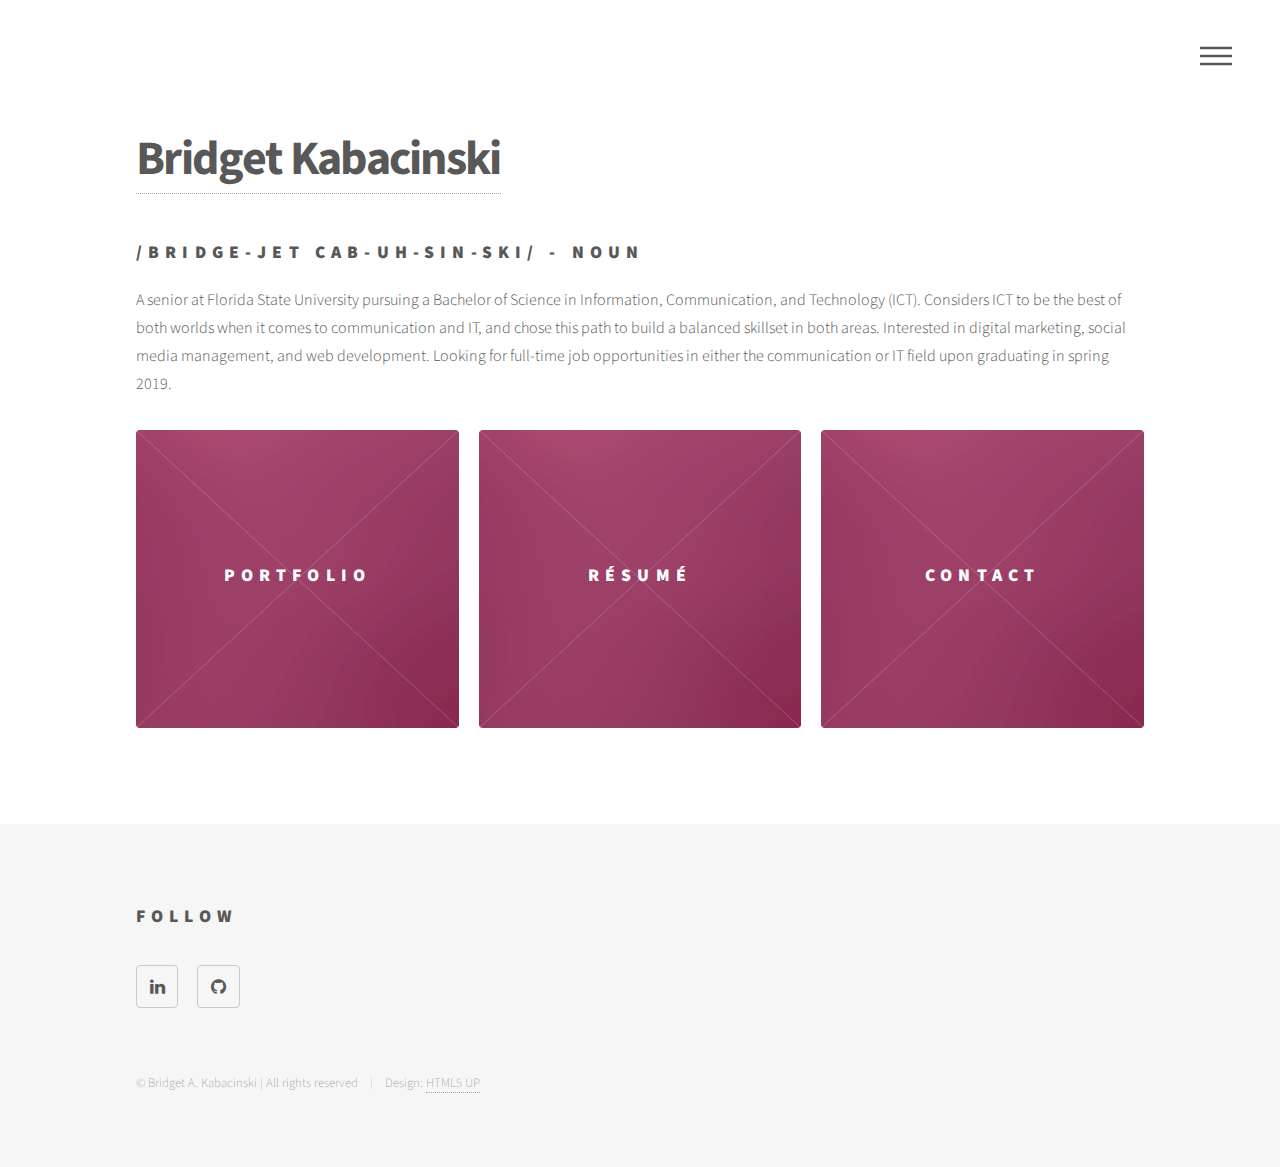
<file: index.html>
<!DOCTYPE HTML>
<!--
	Phantom by HTML5 UP
	html5up.net | @ajlkn
	Free for personal and commercial use under the CCA 3.0 license (html5up.net/license)
-->
<html>
	<head>
		<title>Bridget Kabacinski</title>
		<meta charset="utf-8" />
		<meta name="viewport" content="width=device-width, initial-scale=1, user-scalable=no" />
		<link rel="stylesheet" href="assets/css/main.css" />
		<noscript><link rel="stylesheet" href="assets/css/noscript.css" /></noscript>
	</head>
	<body class="is-preload">
		<!-- Wrapper -->
			<div id="wrapper">

				<!-- Header -->
					<header id="header">
						<div class="inner">
								<h1><a href="index.html">Bridget Kabacinski</a></h1>
					
							<!-- Nav -->
								<nav>
									<ul>
										<li><a href="#menu">Menu</a></li>
									</ul>
								</nav>

						</div>
					</header>

				<!-- Menu -->
					<nav id="menu">
						<h2>Menu</h2>
						<ul>
							<li><a href="index.html">Home</a></li>
							<li><a href="bio.html">About Me</a></li>
							<li><a href="experience.html">Portfolio</a></li>
							<li><a href="resume.html">Résumé</a></li>
							<li><a href="contact.html">Contact</a></li>
							<!--
							<li><a href="elements.html">Elements</a></li>
							-->
						</ul>
					</nav>

				<!-- Main -->
					<div id="main">
						<div class="inner">
							<header>
								<h2>/bridge-jet cab-uh-sin-ski/ - noun</h2>
								<p>A senior at Florida State University pursuing a Bachelor of Science in Information, Communication, and Technology (ICT). Considers ICT to be the best of both worlds
									when it comes to communication and IT, and chose this path to build a balanced skillset in both areas. Interested in digital marketing, social media management, and web development. 
									Looking for full-time job opportunities in either the communication or IT field upon graduating in spring 2019.
								</p>
							</header>
							<section class="tiles">
								<article class="style1">
									<span class="image">
										<img src="images/pic02.jpg" alt="" />
									</span>
									<a href="experience.html">
										<h2>Portfolio</h2>
										<div class="content">
											<!--
											<p>Sed nisl arcu euismod sit amet nisi lorem etiam dolor veroeros et feugiat.</p>
											-->
										</div>
									</a>
								</article>
								<article class="style2">
									<span class="image">
										<img src="images/pic02.jpg" alt="" />
									</span>
									<a href="resume.html">
										<h2>Résumé</h2>
										<div class="content">
											<!--
											<p>Sed nisl arcu euismod sit amet nisi lorem etiam dolor veroeros et feugiat.</p>
											-->
										</div>
									</a>
								</article>
								<article class="style3">
									<span class="image">
										<img src="images/pic02.jpg" alt="" />
									</span>
									<a href="contact.html">
										<h2>Contact</h2>
										<div class="content">
											<!--
											<p>Sed nisl arcu euismod sit amet nisi lorem etiam dolor veroeros et feugiat.</p>
											-->
										</div>
									</a>
							</section>
						</div>
					</div>

				<!-- Footer -->
					<footer id="footer">
						<div class="inner">
	
							<section>
								<h2>Follow</h2>
								<ul class="icons">
								    <li><a href="https://www.linkedin.com/in/bridgetkabacinski/" class="icon style2 fa-linkedin"><span class="label">LinkedIn</span></a></li>
									<li><a href="https://github.com/bkabacinski" class="icon style2 fa-github"><span class="label">GitHub</span></a></li>
								</ul>
							</section>
							<ul class="copyright">
								<li>&copy; Bridget A. Kabacinski | All rights reserved</li><li>Design: <a href="http://html5up.net">HTML5 UP</a></li>
							</ul>
						</div>
					</footer>

			</div>

		<!-- Scripts -->
			<script src="assets/js/jquery.min.js"></script>
			<script src="assets/js/browser.min.js"></script>
			<script src="assets/js/breakpoints.min.js"></script>
			<script src="assets/js/util.js"></script>
			<script src="assets/js/main.js"></script>

	</body>
</html>
</file>
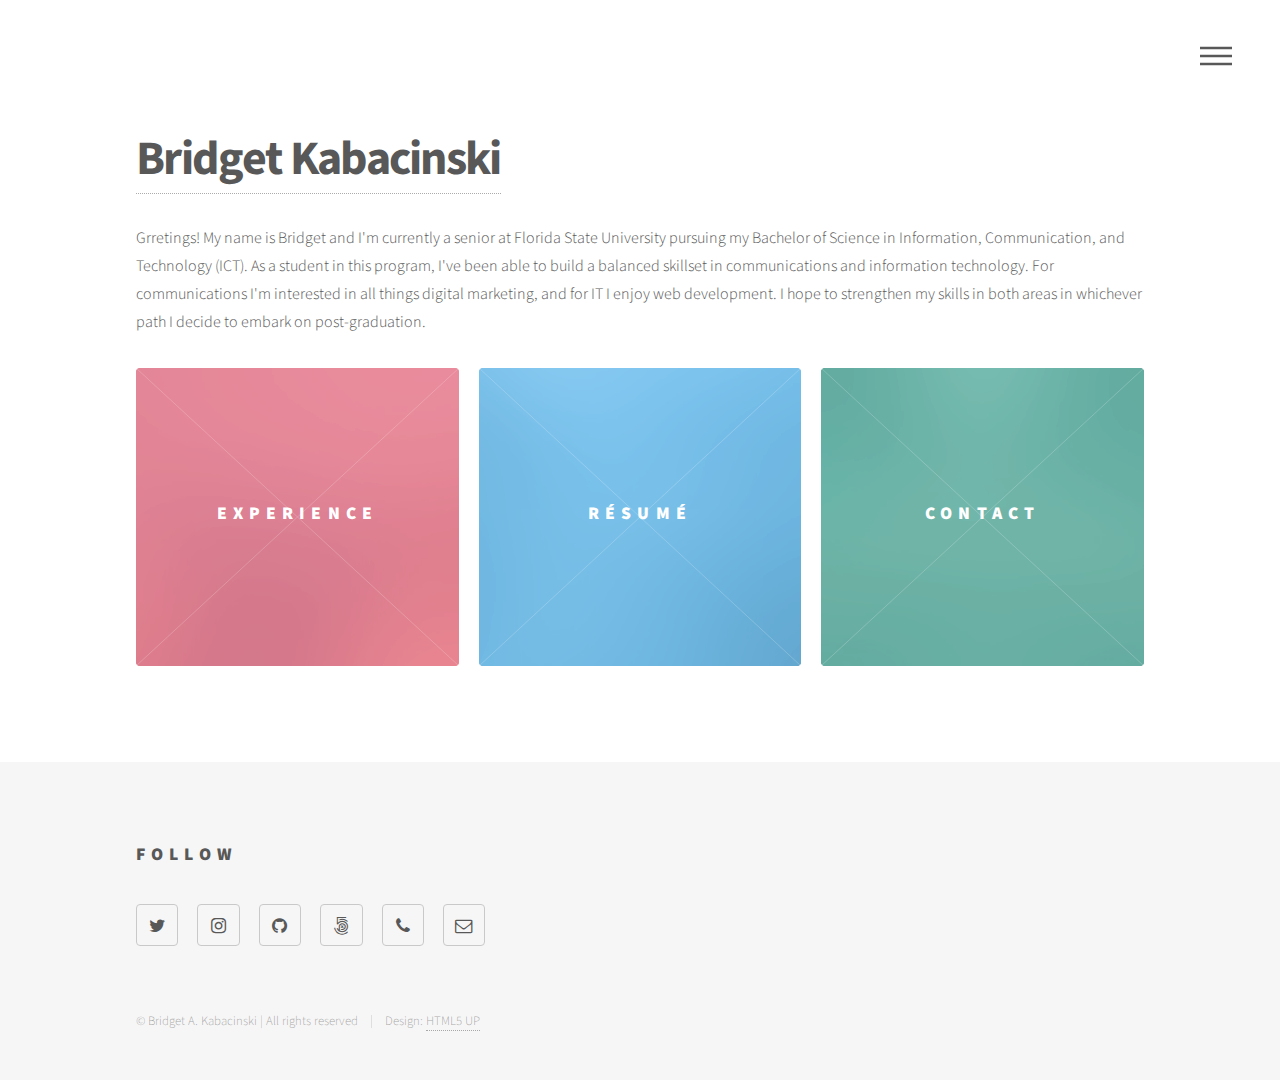
<file: bridgetswebsite1/index.html>
<!DOCTYPE HTML>
<!--
	Phantom by HTML5 UP
	html5up.net | @ajlkn
	Free for personal and commercial use under the CCA 3.0 license (html5up.net/license)
-->
<html>
	<head>
		<title>Bridget Kabacinski</title>
		<meta charset="utf-8" />
		<meta name="viewport" content="width=device-width, initial-scale=1, user-scalable=no" />
		<link rel="stylesheet" href="assets/css/main.css" />
		<noscript><link rel="stylesheet" href="assets/css/noscript.css" /></noscript>
	</head>
	<body class="is-preload">
		<!-- Wrapper -->
			<div id="wrapper">

				<!-- Header -->
					<header id="header">
						<div class="inner">
								<h1><a href="index.html">Bridget Kabacinski</a></h1>
							<!-- 
								<a href="index.html" class="logo">
									<span class="symbol"><img src="images/logo.svg" alt="" /></span><span class="title">Phantom</span>
								</a>
							--> 
							<!-- Nav -->
								<nav>
									<ul>
										<li><a href="#menu">Menu</a></li>
									</ul>
								</nav>

						</div>
					</header>

				<!-- Menu -->
					<nav id="menu">
						<h2>Menu</h2>
						<ul>
							<li><a href="index.html">Home</a></li>
							<li><a href="experience.html">Experience</a></li>
							<li><a href="https://bak15c.wixsite.com/portfolio">Résumé</a></li>
							<li><a href="contact.html">Contact</a></li>
							<li><a href="elements.html">Elements</a></li>
						</ul>
					</nav>

				<!-- Main -->
					<div id="main">
						<div class="inner">
							<header>
								<p>Grretings! My name is Bridget and I'm currently a senior at Florida State University pursuing my Bachelor
									of Science in Information, Communication, and Technology (ICT). As a student in this program, I've been able 
									to build a balanced skillset in communications and information technology. For communications I'm 
									interested in all things digital marketing, and for IT I enjoy web development. I hope to strengthen my 
									skills in both areas in whichever path I decide to embark on post-graduation.
								</p>
							</header>
							<section class="tiles">
								<article class="style1">
									<span class="image">
										<img src="images/pic01.jpg" alt="" />
									</span>
									<a href="experience.html">
										<h2>Experience</h2>
										<div class="content">
											<!--
											<p>Sed nisl arcu euismod sit amet nisi lorem etiam dolor veroeros et feugiat.</p>
											-->
										</div>
									</a>
								</article>
								<article class="style2">
									<span class="image">
										<img src="images/pic02.jpg" alt="" />
									</span>
									<a href="https://bak15c.wixsite.com/portfolio">
										<h2>Résumé</h2>
										<div class="content">
											<!--
											<p>Sed nisl arcu euismod sit amet nisi lorem etiam dolor veroeros et feugiat.</p>
											-->
										</div>
									</a>
								</article>
								<article class="style3">
									<span class="image">
										<img src="images/pic03.jpg" alt="" />
									</span>
									<a href="contact.html">
										<h2>Contact</h2>
										<div class="content">
											<!--
											<p>Sed nisl arcu euismod sit amet nisi lorem etiam dolor veroeros et feugiat.</p>
											-->
										</div>
									</a>
							<!--
								</article>
								<article class="style4">
									<span class="image">
										<img src="images/pic04.jpg" alt="" />
									</span>
									<a href="generic.html">
										<h2>Tempus</h2>
										<div class="content">
											<p>Sed nisl arcu euismod sit amet nisi lorem etiam dolor veroeros et feugiat.</p>
										</div>
									</a>
								</article>
								<article class="style5">
									<span class="image">
										<img src="images/pic05.jpg" alt="" />
									</span>
									<a href="generic.html">
										<h2>Aliquam</h2>
										<div class="content">
											<p>Sed nisl arcu euismod sit amet nisi lorem etiam dolor veroeros et feugiat.</p>
										</div>
									</a>
								</article>
								<article class="style6">
									<span class="image">
										<img src="images/pic06.jpg" alt="" />
									</span>
									<a href="generic.html">
										<h2>Veroeros</h2>
										<div class="content">
											<p>Sed nisl arcu euismod sit amet nisi lorem etiam dolor veroeros et feugiat.</p>
										</div>
									</a>
								</article>
								<article class="style2">
									<span class="image">
										<img src="images/pic07.jpg" alt="" />
									</span>
									<a href="generic.html">
										<h2>Ipsum</h2>
										<div class="content">
											<p>Sed nisl arcu euismod sit amet nisi lorem etiam dolor veroeros et feugiat.</p>
										</div>
									</a>
								</article>
								<article class="style3">
									<span class="image">
										<img src="images/pic08.jpg" alt="" />
									</span>
									<a href="generic.html">
										<h2>Dolor</h2>
										<div class="content">
											<p>Sed nisl arcu euismod sit amet nisi lorem etiam dolor veroeros et feugiat.</p>
										</div>
									</a>
								</article>
								<article class="style1">
									<span class="image">
										<img src="images/pic09.jpg" alt="" />
									</span>
									<a href="generic.html">
										<h2>Nullam</h2>
										<div class="content">
											<p>Sed nisl arcu euismod sit amet nisi lorem etiam dolor veroeros et feugiat.</p>
										</div>
									</a>
								</article>
								<article class="style5">
									<span class="image">
										<img src="images/pic10.jpg" alt="" />
									</span>
									<a href="generic.html">
										<h2>Ultricies</h2>
										<div class="content">
											<p>Sed nisl arcu euismod sit amet nisi lorem etiam dolor veroeros et feugiat.</p>
										</div>
									</a>
								</article>
								<article class="style6">
									<span class="image">
										<img src="images/pic11.jpg" alt="" />
									</span>
									<a href="generic.html">
										<h2>Dictum</h2>
										<div class="content">
											<p>Sed nisl arcu euismod sit amet nisi lorem etiam dolor veroeros et feugiat.</p>
										</div>
									</a>
								</article>
								<article class="style4">
									<span class="image">
										<img src="images/pic12.jpg" alt="" />
									</span>
									<a href="generic.html">
										<h2>Pretium</h2>
										<div class="content">
											<p>Sed nisl arcu euismod sit amet nisi lorem etiam dolor veroeros et feugiat.</p>
										</div>
									</a>
								</article>
							-->
							</section>
						</div>
					</div>

				<!-- Footer -->
					<footer id="footer">
						<div class="inner">
							<section>
							<!--
								<h2>Get in touch</h2>
								<form method="post" action="#">
									<div class="fields">
										<div class="field half">
											<input type="text" name="name" id="name" placeholder="Name" />
										</div>
										<div class="field half">
											<input type="email" name="email" id="email" placeholder="Email" />
										</div>
										<div class="field">
											<textarea name="message" id="message" placeholder="Message"></textarea>
										</div>
									</div>
									<ul class="actions">
										<li><input type="submit" value="Send" class="primary" /></li>
									</ul>
								</form>
							</section>
							-->
							<section>
								<h2>Follow</h2>
								<ul class="icons">
									<li><a href="#" class="icon style2 fa-twitter"><span class="label">Twitter</span></a></li>
									<li><a href="#" class="icon style2 fa-instagram"><span class="label">Instagram</span></a></li>
									<li><a href="#" class="icon style2 fa-github"><span class="label">GitHub</span></a></li>
									<li><a href="#" class="icon style2 fa-500px"><span class="label">500px</span></a></li>
									<li><a href="#" class="icon style2 fa-phone"><span class="label">Phone</span></a></li>
									<li><a href="#" class="icon style2 fa-envelope-o"><span class="label">Email</span></a></li>
								</ul>
							</section>
							<ul class="copyright">
								<li>&copy; Bridget A. Kabacinski | All rights reserved</li><li>Design: <a href="http://html5up.net">HTML5 UP</a></li>
							</ul>
						</div>
					</footer>

			</div>

		<!-- Scripts -->
			<script src="assets/js/jquery.min.js"></script>
			<script src="assets/js/browser.min.js"></script>
			<script src="assets/js/breakpoints.min.js"></script>
			<script src="assets/js/util.js"></script>
			<script src="assets/js/main.js"></script>

	</body>
</html>
</file>
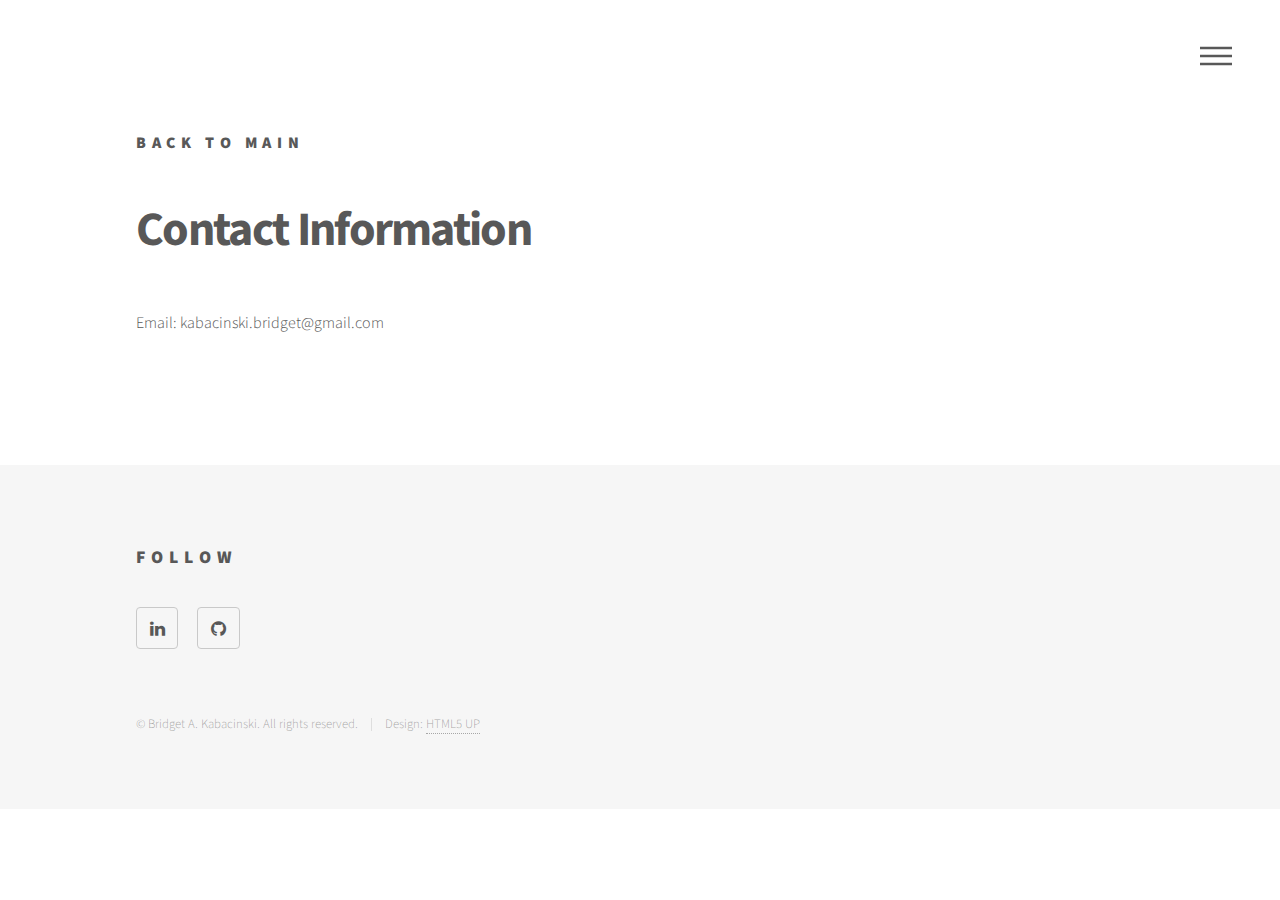
<file: contact.html>
<!DOCTYPE HTML>
<!--
	Phantom by HTML5 UP
	html5up.net | @ajlkn
	Free for personal and commercial use under the CCA 3.0 license (html5up.net/license)
-->
<html>
	<head>
		<title>Bridget Kabacinski</title>
		<meta charset="utf-8" />
		<meta name="viewport" content="width=device-width, initial-scale=1, user-scalable=no" />
		<link rel="stylesheet" href="assets/css/main.css" />
		<noscript><link rel="stylesheet" href="assets/css/noscript.css" /></noscript>
	</head>
	<body class="is-preload">
		<!-- Wrapper -->
			<div id="wrapper">

				<!-- Header -->
					<header id="header">
						<div class="inner">

							<!-- Logo -->
								<a href="index.html" class="logo">
									<!--<span class="symbol"><img src="images/logo.svg" alt="" /></span>--><span class="title">Back to Main</span>
								</a>

							<!-- Nav -->
								<nav>
									<ul>
										<li><a href="#menu">Menu</a></li>
									</ul>
								</nav>

						</div>
					</header>

				<!-- Menu -->
                <nav id="menu">
						<h2>Menu</h2>
						<ul>
								<li><a href="index.html">Home</a></li>
								<li><a href="bio.html">About Me</a></li>
								<li><a href="experience.html">Portfolio</a></li>
								<li><a href="resume.html">Résumé</a></li>
								<li><a href="contact.html">Contact</a></li>
								<!--
								<li><a href="elements.html">Elements</a></li>
								-->
							</ul>
				</nav>

				<!-- Main -->
					<div id="main">
						<div class="inner">
							<h1>Contact Information</h1>
							<!--
							<span class="image main"><img src="images/pic13.jpg" alt="" /></span>
							-->
								<p>Email: kabacinski.bridget@gmail.com</p>
						</div>
					</div>

			<!-- Footer -->
			<footer id="footer">
					<div class="inner">
						<section>
							<h2>Follow</h2>
							<ul class="icons">
								<li><a href="https://www.linkedin.com/in/bridgetkabacinski/" class="icon style2 fa-linkedin"><span class="label">LinkedIn</span></a></li>
								<li><a href="https://github.com/bkabacinski" class="icon style2 fa-github"><span class="label">GitHub</span></a></li>
							</ul>
						</section>
						<ul class="copyright">
							<li>&copy; Bridget A. Kabacinski. All rights reserved.</li><li>Design: <a href="http://html5up.net">HTML5 UP</a></li>
						</ul>
					</div>
				</footer>

        </div>
		<!-- Scripts -->
			<script src="assets/js/jquery.min.js"></script>
			<script src="assets/js/browser.min.js"></script>
			<script src="assets/js/breakpoints.min.js"></script>
			<script src="assets/js/util.js"></script>
			<script src="assets/js/main.js"></script>

	</body>
</html>
</file>
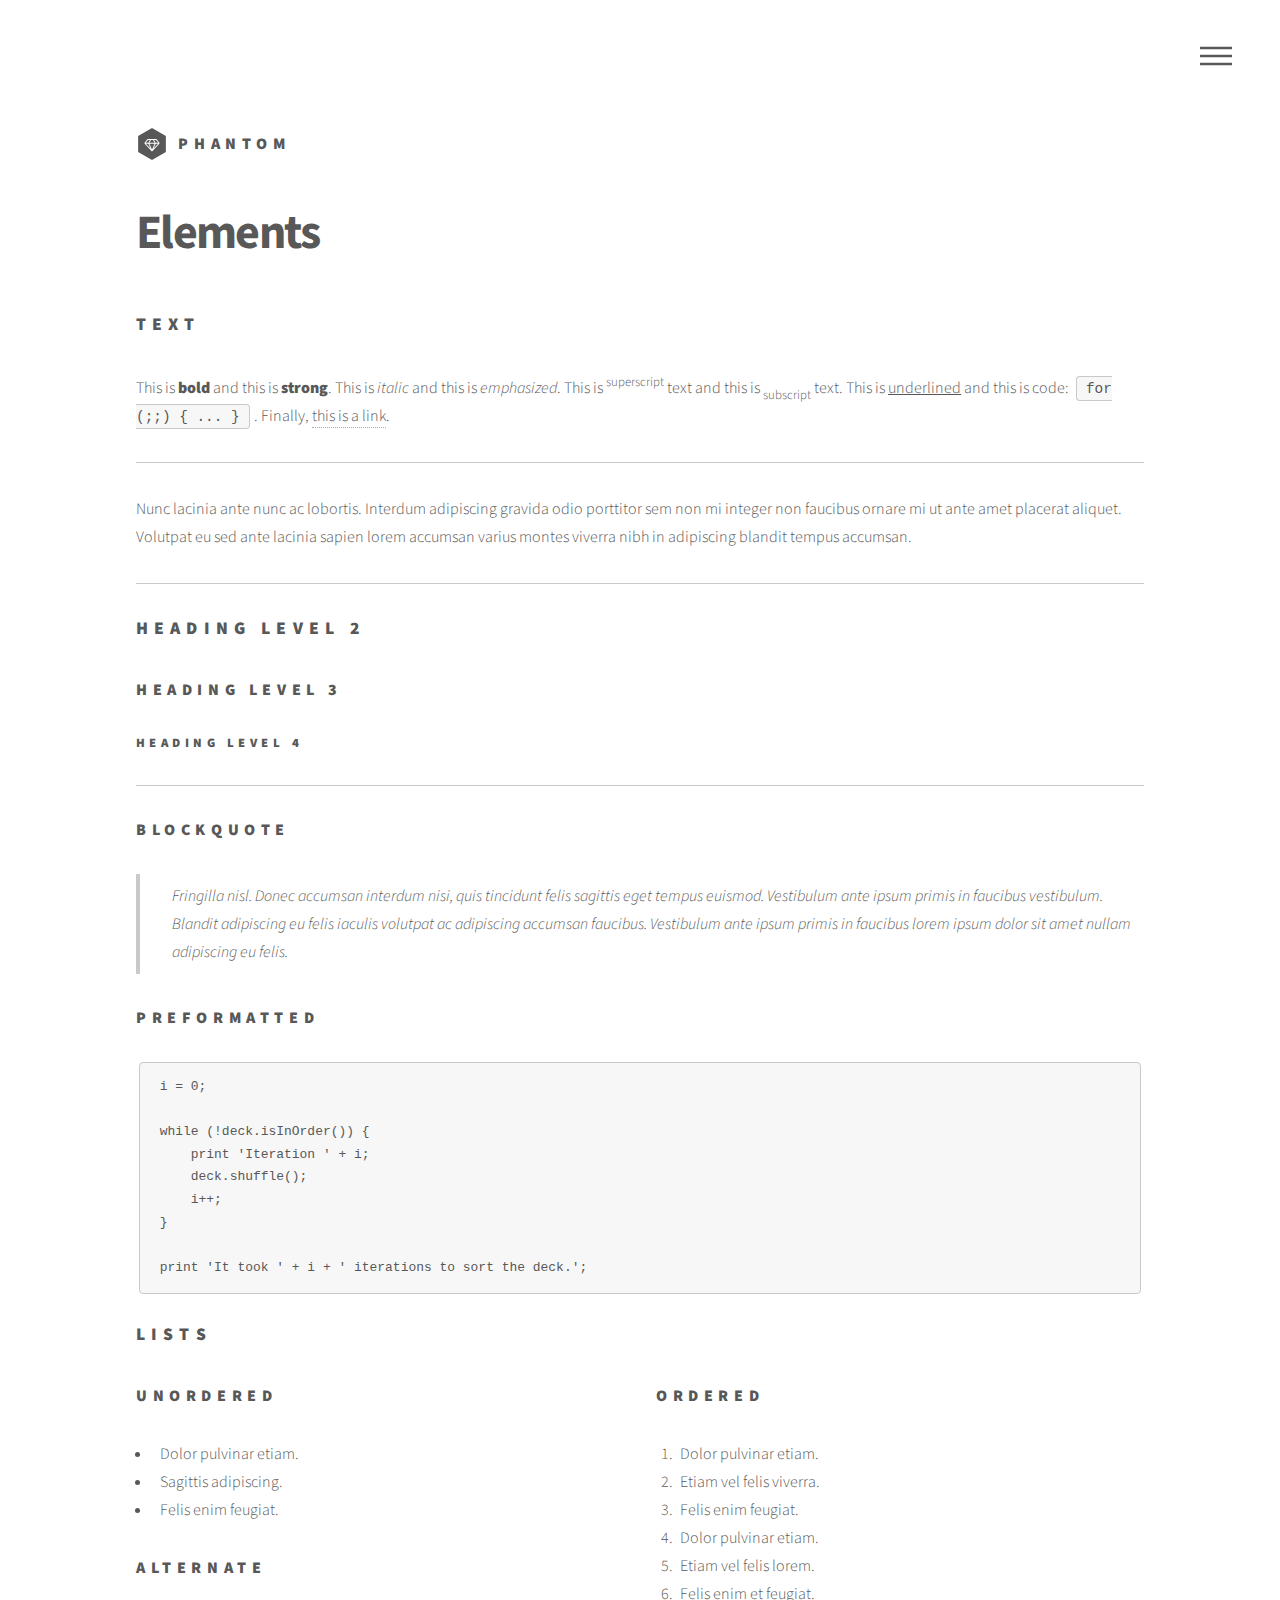
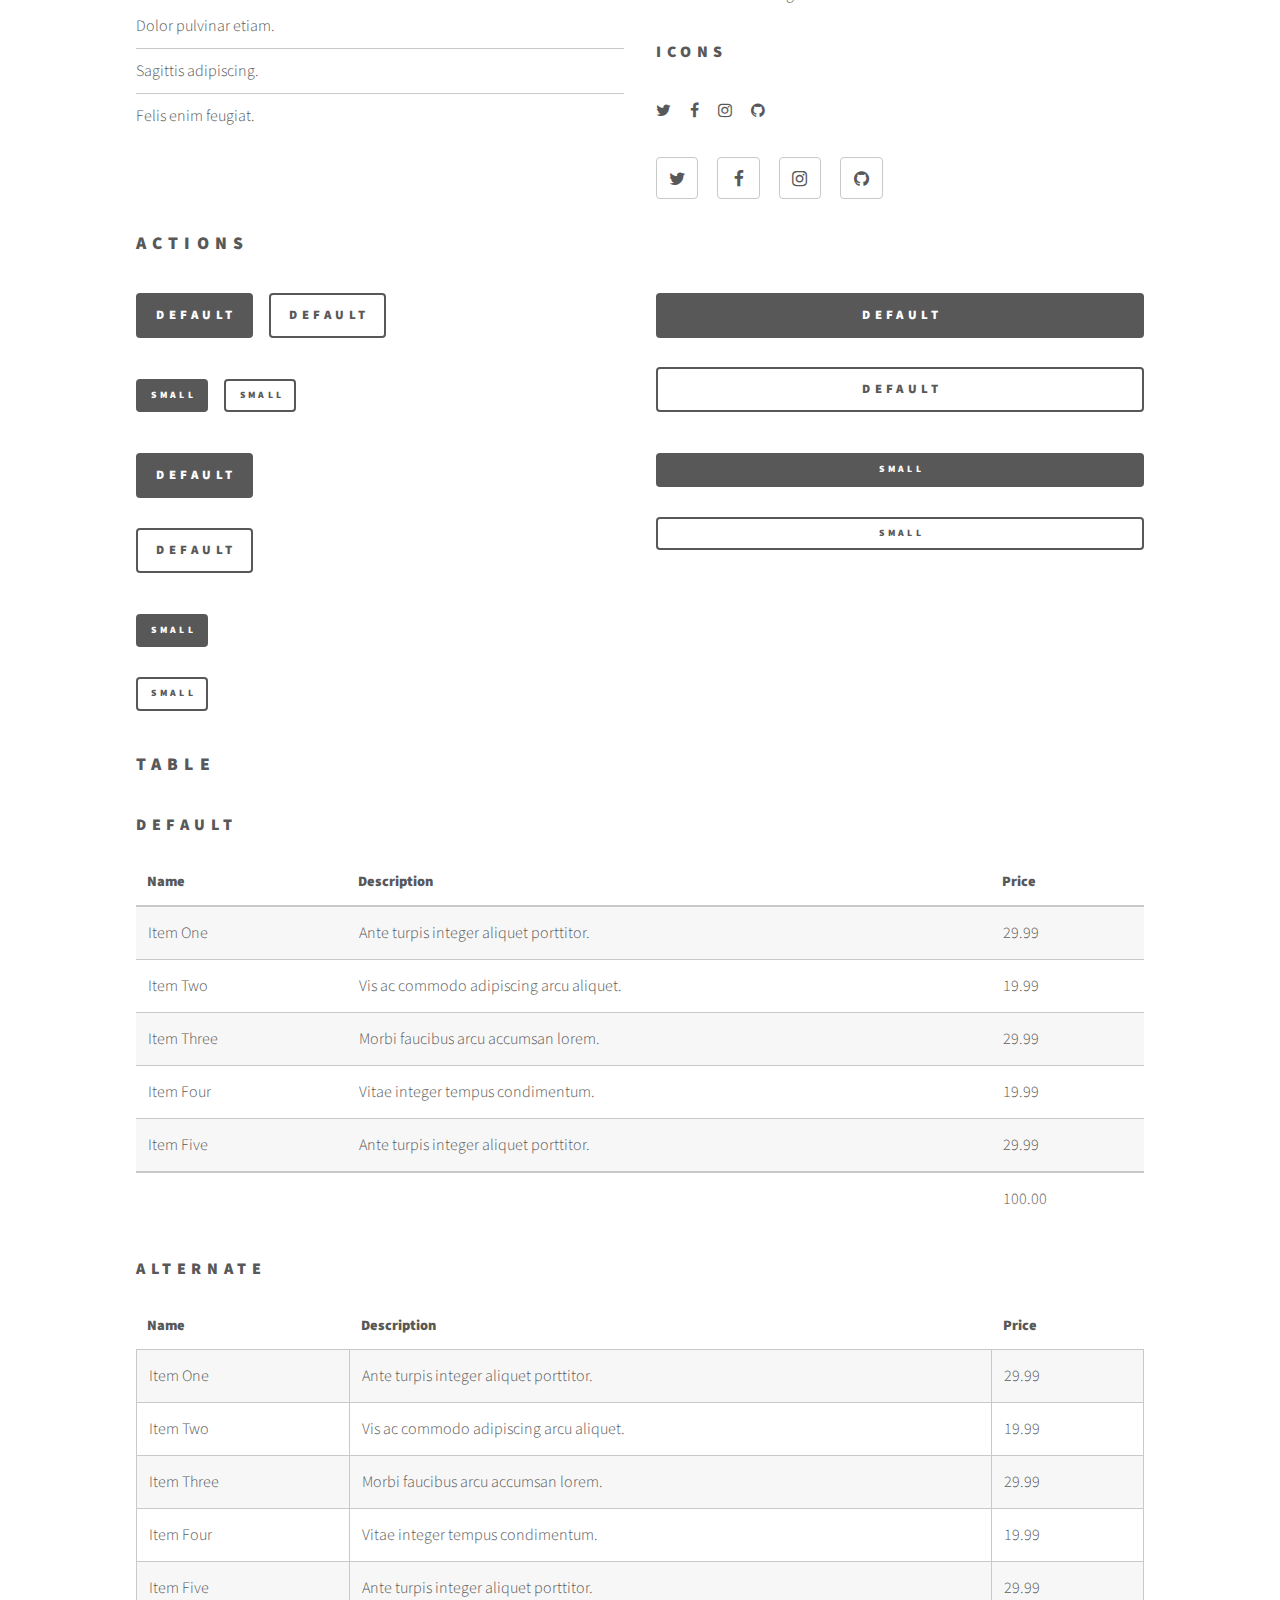
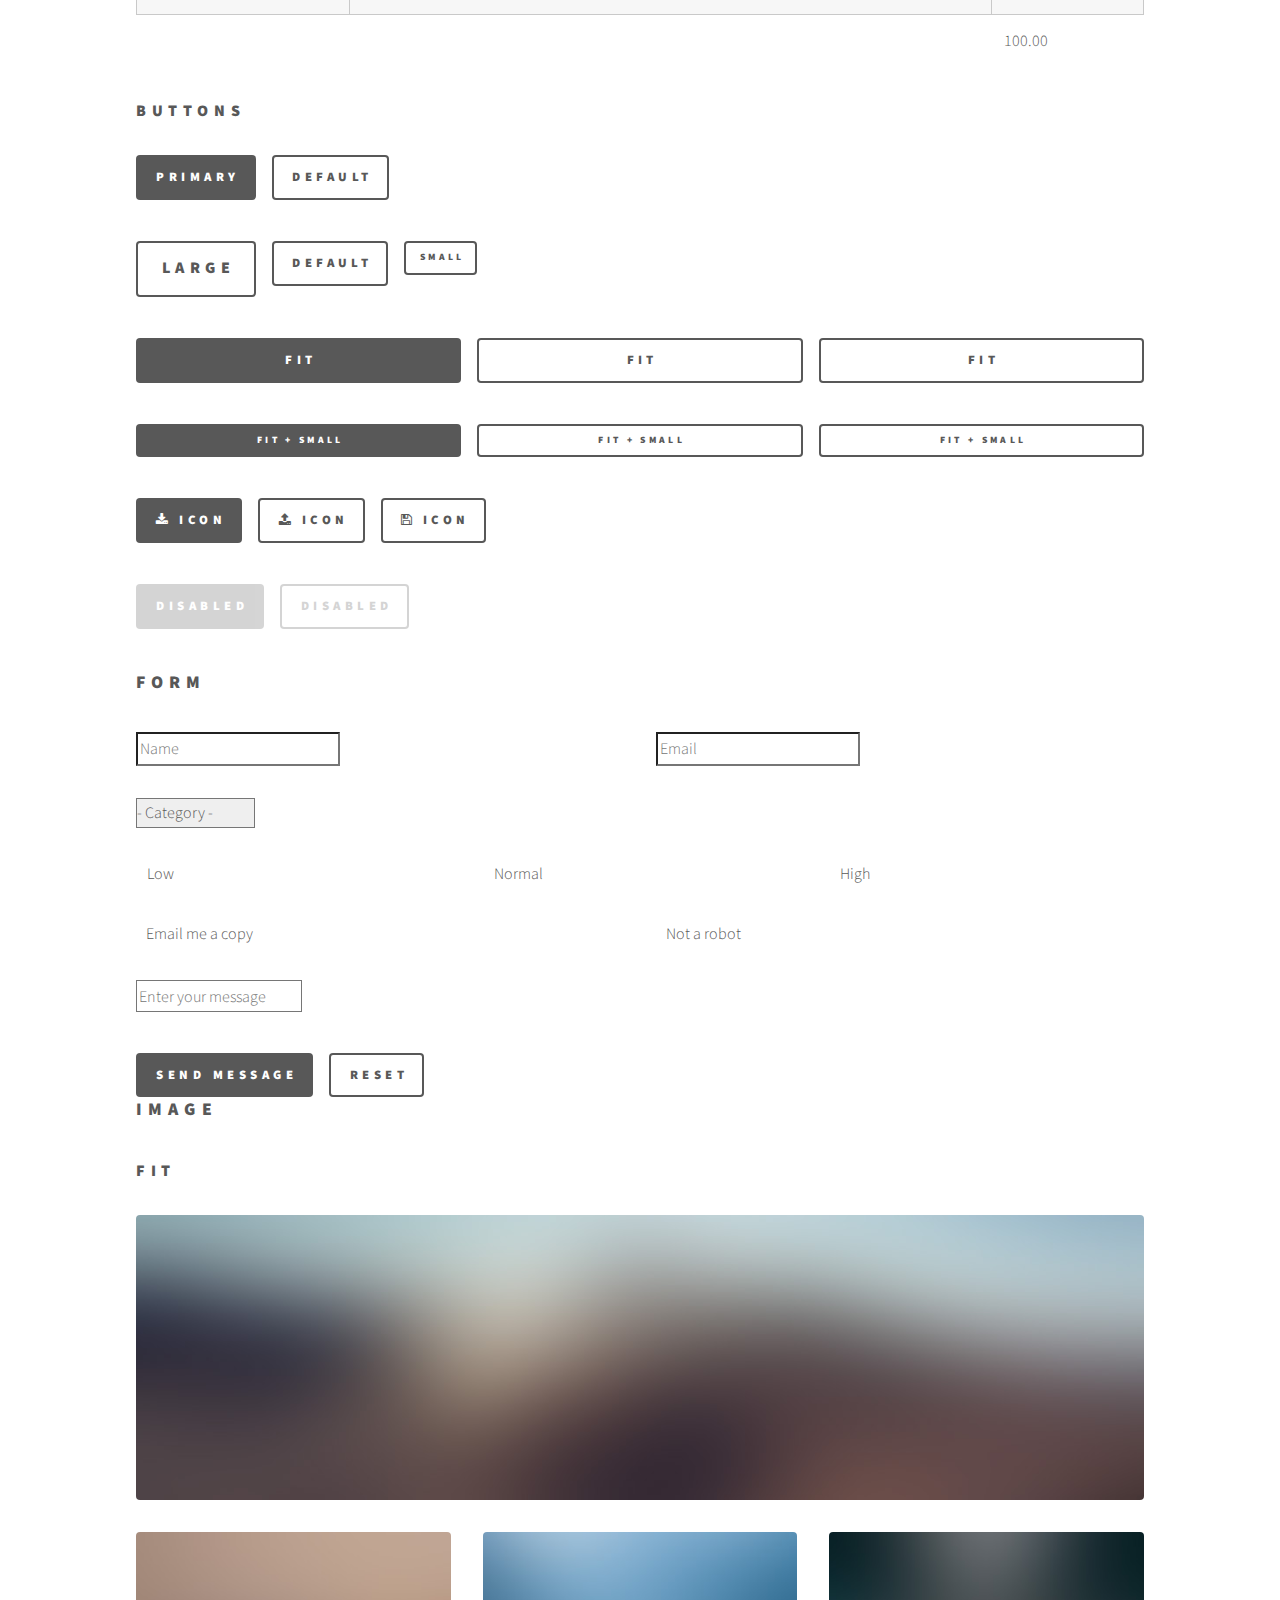
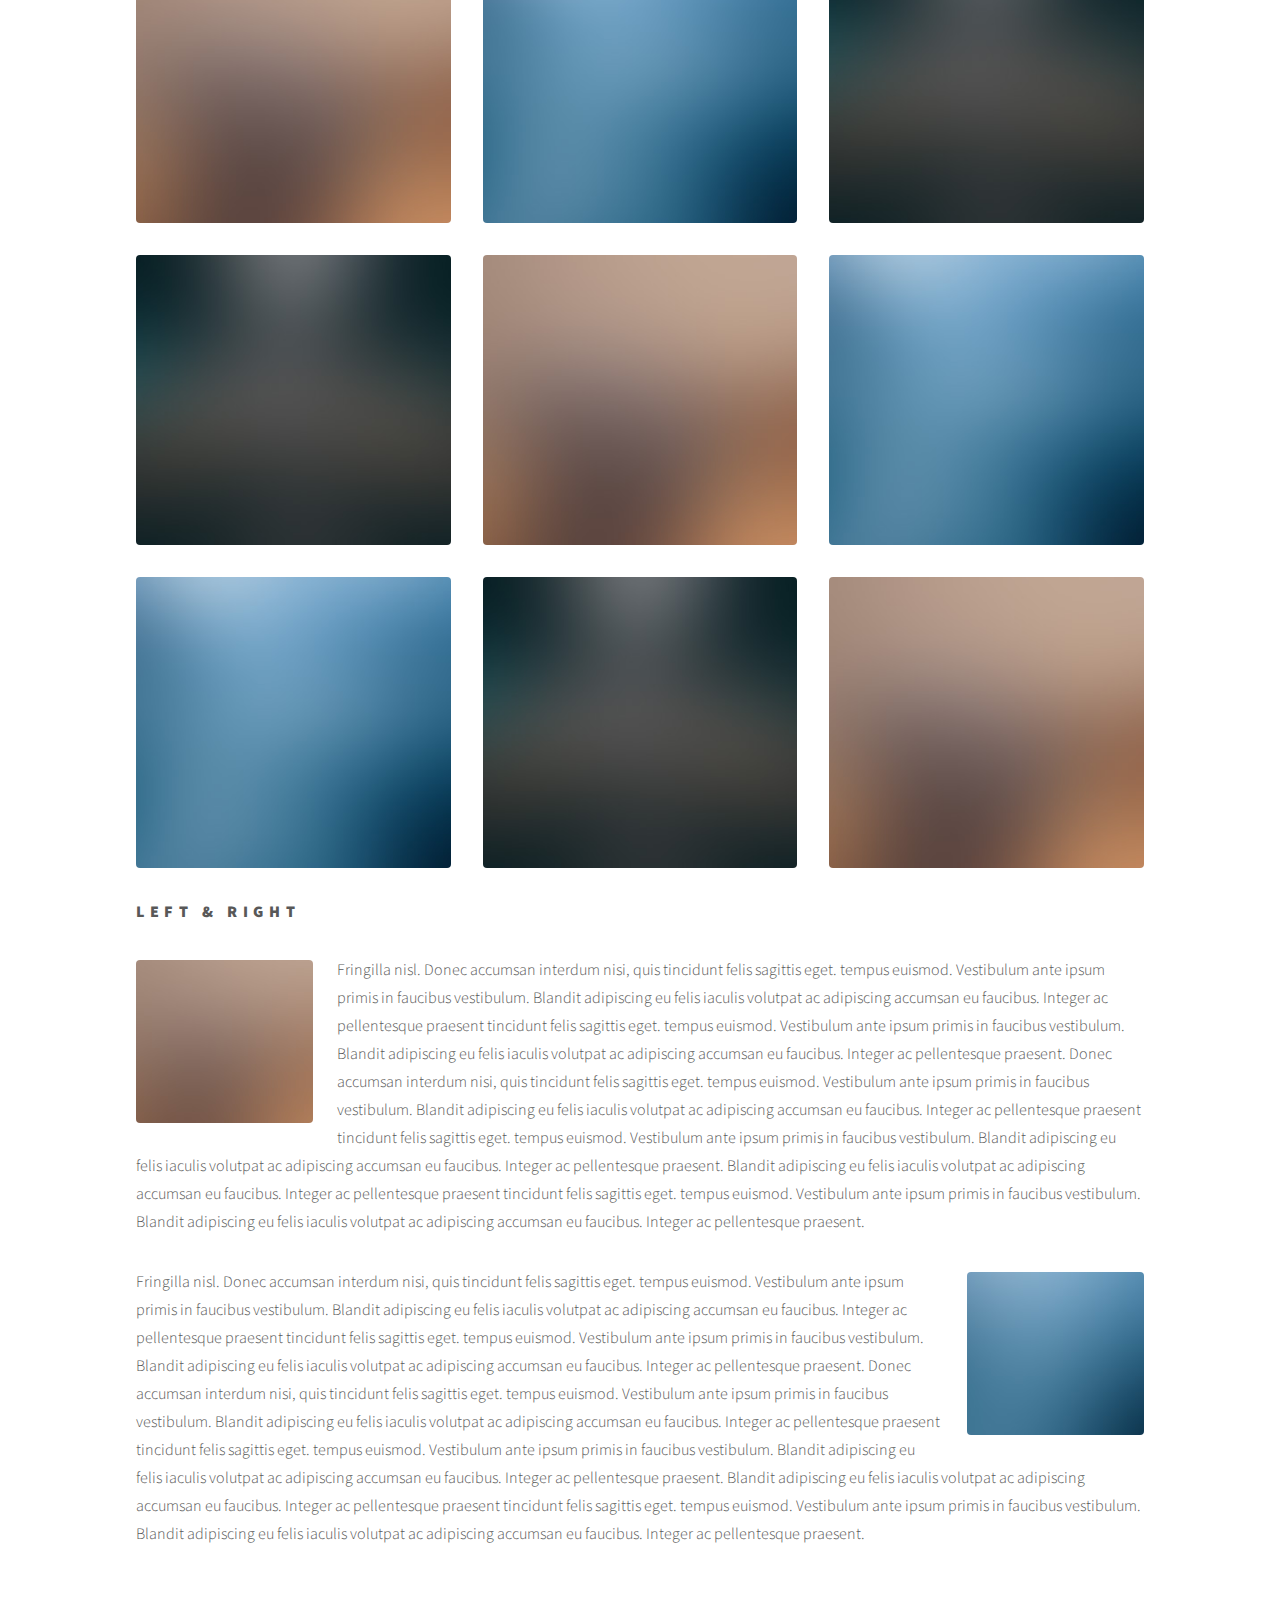
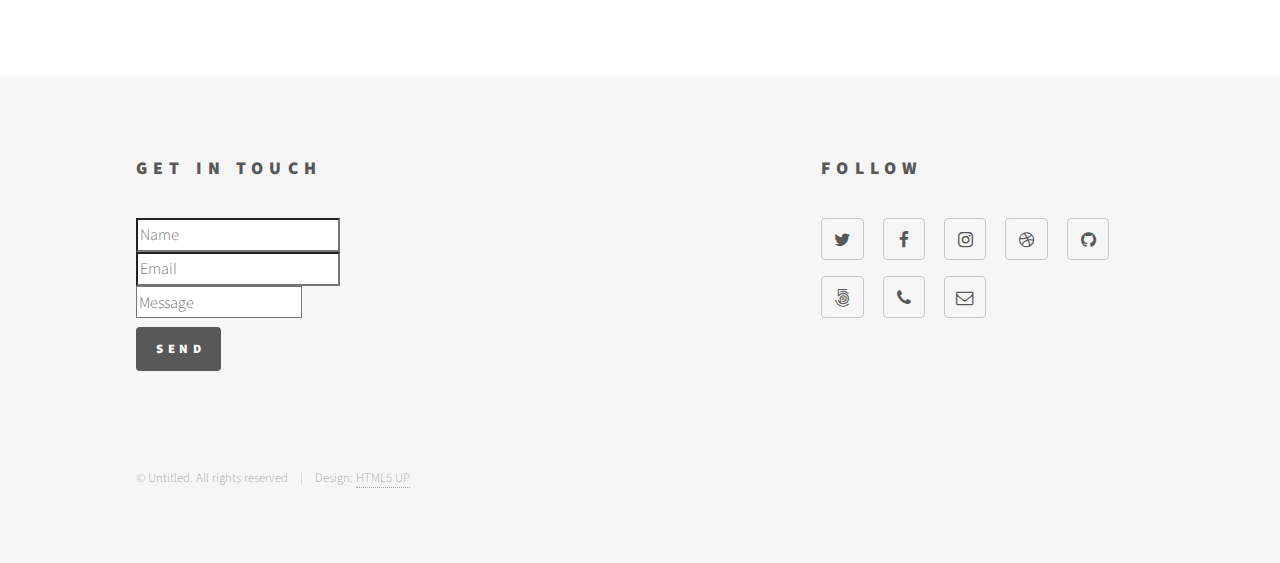
<file: elements.html>
<!DOCTYPE HTML>
<!--
	Phantom by HTML5 UP
	html5up.net | @ajlkn
	Free for personal and commercial use under the CCA 3.0 license (html5up.net/license)
-->
<html>
	<head>
		<title>Elements - Phantom by HTML5 UP</title>
		<meta charset="utf-8" />
		<meta name="viewport" content="width=device-width, initial-scale=1, user-scalable=no" />
		<link rel="stylesheet" href="assets/css/main.css" />
		<noscript><link rel="stylesheet" href="assets/css/noscript.css" /></noscript>
	</head>
	<body class="is-preload">
		<!-- Wrapper -->
			<div id="wrapper">

				<!-- Header -->
					<header id="header">
						<div class="inner">

							<!-- Logo -->
								<a href="index.html" class="logo">
									<span class="symbol"><img src="images/logo.svg" alt="" /></span><span class="title">Phantom</span>
								</a>

							<!-- Nav -->
								<nav>
									<ul>
										<li><a href="#menu">Menu</a></li>
									</ul>
								</nav>

						</div>
					</header>

				<!-- Menu -->
					<nav id="menu">
						<h2>Menu</h2>
						<ul>
							<li><a href="index.html">Home</a></li>
							<li><a href="generic.html">Ipsum veroeros</a></li>
							<li><a href="generic.html">Tempus etiam</a></li>
							<li><a href="generic.html">Consequat dolor</a></li>
							<li><a href="elements.html">Elements</a></li>
						</ul>
					</nav>

				<!-- Main -->
					<div id="main">
						<div class="inner">
							<h1>Elements</h1>

							<!-- Text -->
								<section>
									<h2>Text</h2>
									<p>This is <b>bold</b> and this is <strong>strong</strong>. This is <i>italic</i> and this is <em>emphasized</em>.
									This is <sup>superscript</sup> text and this is <sub>subscript</sub> text.
									This is <u>underlined</u> and this is code: <code>for (;;) { ... }</code>. Finally, <a href="#">this is a link</a>.</p>
									<hr />
									<p>Nunc lacinia ante nunc ac lobortis. Interdum adipiscing gravida odio porttitor sem non mi integer non faucibus ornare mi ut ante amet placerat aliquet. Volutpat eu sed ante lacinia sapien lorem accumsan varius montes viverra nibh in adipiscing blandit tempus accumsan.</p>
									<hr />
									<h2>Heading Level 2</h2>
									<h3>Heading Level 3</h3>
									<h4>Heading Level 4</h4>
									<hr />
									<h3>Blockquote</h3>
									<blockquote>Fringilla nisl. Donec accumsan interdum nisi, quis tincidunt felis sagittis eget tempus euismod. Vestibulum ante ipsum primis in faucibus vestibulum. Blandit adipiscing eu felis iaculis volutpat ac adipiscing accumsan faucibus. Vestibulum ante ipsum primis in faucibus lorem ipsum dolor sit amet nullam adipiscing eu felis.</blockquote>
									<h3>Preformatted</h3>
									<pre><code>i = 0;

while (!deck.isInOrder()) {
    print 'Iteration ' + i;
    deck.shuffle();
    i++;
}

print 'It took ' + i + ' iterations to sort the deck.';</code></pre>
								</section>

							<!-- Lists -->
								<section>
									<h2>Lists</h2>
									<div class="row">
										<div class="col-6 col-12-medium">
											<h3>Unordered</h3>
											<ul>
												<li>Dolor pulvinar etiam.</li>
												<li>Sagittis adipiscing.</li>
												<li>Felis enim feugiat.</li>
											</ul>
											<h3>Alternate</h3>
											<ul class="alt">
												<li>Dolor pulvinar etiam.</li>
												<li>Sagittis adipiscing.</li>
												<li>Felis enim feugiat.</li>
											</ul>
										</div>
										<div class="col-6 col-12-medium">
											<h3>Ordered</h3>
											<ol>
												<li>Dolor pulvinar etiam.</li>
												<li>Etiam vel felis viverra.</li>
												<li>Felis enim feugiat.</li>
												<li>Dolor pulvinar etiam.</li>
												<li>Etiam vel felis lorem.</li>
												<li>Felis enim et feugiat.</li>
											</ol>
											<h3>Icons</h3>
											<ul class="icons">
												<li><a href="#" class="icon style1 fa-twitter"><span class="label">Twitter</span></a></li>
												<li><a href="#" class="icon style1 fa-facebook"><span class="label">Facebook</span></a></li>
												<li><a href="#" class="icon style1 fa-instagram"><span class="label">Instagram</span></a></li>
												<li><a href="#" class="icon style1 fa-github"><span class="label">Github</span></a></li>
											</ul>
											<ul class="icons">
												<li><a href="#" class="icon style2 fa-twitter"><span class="label">Twitter</span></a></li>
												<li><a href="#" class="icon style2 fa-facebook"><span class="label">Facebook</span></a></li>
												<li><a href="#" class="icon style2 fa-instagram"><span class="label">Instagram</span></a></li>
												<li><a href="#" class="icon style2 fa-github"><span class="label">Github</span></a></li>
											</ul>
										</div>
									</div>
									<h2>Actions</h2>
									<div class="row">
										<div class="col-6 col-12-medium">
											<ul class="actions">
												<li><a href="#" class="button primary">Default</a></li>
												<li><a href="#" class="button">Default</a></li>
											</ul>
											<ul class="actions small">
												<li><a href="#" class="button primary small">Small</a></li>
												<li><a href="#" class="button small">Small</a></li>
											</ul>
											<ul class="actions stacked">
												<li><a href="#" class="button primary">Default</a></li>
												<li><a href="#" class="button">Default</a></li>
											</ul>
											<ul class="actions stacked">
												<li><a href="#" class="button primary small">Small</a></li>
												<li><a href="#" class="button small">Small</a></li>
											</ul>
										</div>
										<div class="col-6 col-12-medium">
											<ul class="actions stacked">
												<li><a href="#" class="button primary fit">Default</a></li>
												<li><a href="#" class="button fit">Default</a></li>
											</ul>
											<ul class="actions stacked">
												<li><a href="#" class="button primary small fit">Small</a></li>
												<li><a href="#" class="button small fit">Small</a></li>
											</ul>
										</div>
									</div>
								</section>

							<!-- Table -->
								<section>
									<h2>Table</h2>
									<h3>Default</h3>
									<div class="table-wrapper">
										<table>
											<thead>
												<tr>
													<th>Name</th>
													<th>Description</th>
													<th>Price</th>
												</tr>
											</thead>
											<tbody>
												<tr>
													<td>Item One</td>
													<td>Ante turpis integer aliquet porttitor.</td>
													<td>29.99</td>
												</tr>
												<tr>
													<td>Item Two</td>
													<td>Vis ac commodo adipiscing arcu aliquet.</td>
													<td>19.99</td>
												</tr>
												<tr>
													<td>Item Three</td>
													<td> Morbi faucibus arcu accumsan lorem.</td>
													<td>29.99</td>
												</tr>
												<tr>
													<td>Item Four</td>
													<td>Vitae integer tempus condimentum.</td>
													<td>19.99</td>
												</tr>
												<tr>
													<td>Item Five</td>
													<td>Ante turpis integer aliquet porttitor.</td>
													<td>29.99</td>
												</tr>
											</tbody>
											<tfoot>
												<tr>
													<td colspan="2"></td>
													<td>100.00</td>
												</tr>
											</tfoot>
										</table>
									</div>

									<h3>Alternate</h3>
									<div class="table-wrapper">
										<table class="alt">
											<thead>
												<tr>
													<th>Name</th>
													<th>Description</th>
													<th>Price</th>
												</tr>
											</thead>
											<tbody>
												<tr>
													<td>Item One</td>
													<td>Ante turpis integer aliquet porttitor.</td>
													<td>29.99</td>
												</tr>
												<tr>
													<td>Item Two</td>
													<td>Vis ac commodo adipiscing arcu aliquet.</td>
													<td>19.99</td>
												</tr>
												<tr>
													<td>Item Three</td>
													<td> Morbi faucibus arcu accumsan lorem.</td>
													<td>29.99</td>
												</tr>
												<tr>
													<td>Item Four</td>
													<td>Vitae integer tempus condimentum.</td>
													<td>19.99</td>
												</tr>
												<tr>
													<td>Item Five</td>
													<td>Ante turpis integer aliquet porttitor.</td>
													<td>29.99</td>
												</tr>
											</tbody>
											<tfoot>
												<tr>
													<td colspan="2"></td>
													<td>100.00</td>
												</tr>
											</tfoot>
										</table>
									</div>
								</section>

							<!-- Buttons -->
								<section>
									<h3>Buttons</h3>
									<ul class="actions">
										<li><a href="#" class="button primary">Primary</a></li>
										<li><a href="#" class="button">Default</a></li>
									</ul>
									<ul class="actions">
										<li><a href="#" class="button large">Large</a></li>
										<li><a href="#" class="button">Default</a></li>
										<li><a href="#" class="button small">Small</a></li>
									</ul>
									<ul class="actions fit">
										<li><a href="#" class="button primary fit">Fit</a></li>
										<li><a href="#" class="button fit">Fit</a></li>
										<li><a href="#" class="button fit">Fit</a></li>
									</ul>
									<ul class="actions fit small">
										<li><a href="#" class="button primary fit small">Fit + Small</a></li>
										<li><a href="#" class="button fit small">Fit + Small</a></li>
										<li><a href="#" class="button fit small">Fit + Small</a></li>
									</ul>
									<ul class="actions">
										<li><a href="#" class="button primary icon fa-download">Icon</a></li>
										<li><a href="#" class="button icon fa-upload">Icon</a></li>
										<li><a href="#" class="button icon fa-save">Icon</a></li>
									</ul>
									<ul class="actions">
										<li><span class="button primary disabled">Disabled</span></li>
										<li><span class="button disabled">Disabled</span></li>
									</ul>
								</section>

							<!-- Form -->
								<section>
									<h2>Form</h2>
									<form method="post" action="#">
										<div class="row gtr-uniform">
											<div class="col-6 col-12-xsmall">
												<input type="text" name="demo-name" id="demo-name" value="" placeholder="Name" />
											</div>
											<div class="col-6 col-12-xsmall">
												<input type="email" name="demo-email" id="demo-email" value="" placeholder="Email" />
											</div>
											<div class="col-12">
												<select name="demo-category" id="demo-category">
													<option value="">- Category -</option>
													<option value="1">Manufacturing</option>
													<option value="1">Shipping</option>
													<option value="1">Administration</option>
													<option value="1">Human Resources</option>
												</select>
											</div>
											<div class="col-4 col-12-small">
												<input type="radio" id="demo-priority-low" name="demo-priority" checked>
												<label for="demo-priority-low">Low</label>
											</div>
											<div class="col-4 col-12-small">
												<input type="radio" id="demo-priority-normal" name="demo-priority">
												<label for="demo-priority-normal">Normal</label>
											</div>
											<div class="col-4 col-12-small">
												<input type="radio" id="demo-priority-high" name="demo-priority">
												<label for="demo-priority-high">High</label>
											</div>
											<div class="col-6 col-12-small">
												<input type="checkbox" id="demo-copy" name="demo-copy">
												<label for="demo-copy">Email me a copy</label>
											</div>
											<div class="col-6 col-12-small">
												<input type="checkbox" id="demo-human" name="demo-human" checked>
												<label for="demo-human">Not a robot</label>
											</div>
											<div class="col-12">
												<textarea name="demo-message" id="demo-message" placeholder="Enter your message" rows="6"></textarea>
											</div>
											<div class="col-12">
												<ul class="actions">
													<li><input type="submit" value="Send Message" class="primary" /></li>
													<li><input type="reset" value="Reset" /></li>
												</ul>
											</div>
										</div>
									</form>
								</section>

							<!-- Image -->
								<section>
									<h2>Image</h2>
									<h3>Fit</h3>
									<div class="box alt">
										<div class="row gtr-uniform">
											<div class="col-12"><span class="image fit"><img src="images/pic13.jpg" alt="" /></span></div>
											<div class="col-4"><span class="image fit"><img src="images/pic01.jpg" alt="" /></span></div>
											<div class="col-4"><span class="image fit"><img src="images/pic02.jpg" alt="" /></span></div>
											<div class="col-4"><span class="image fit"><img src="images/pic03.jpg" alt="" /></span></div>
											<div class="col-4"><span class="image fit"><img src="images/pic03.jpg" alt="" /></span></div>
											<div class="col-4"><span class="image fit"><img src="images/pic01.jpg" alt="" /></span></div>
											<div class="col-4"><span class="image fit"><img src="images/pic02.jpg" alt="" /></span></div>
											<div class="col-4"><span class="image fit"><img src="images/pic02.jpg" alt="" /></span></div>
											<div class="col-4"><span class="image fit"><img src="images/pic03.jpg" alt="" /></span></div>
											<div class="col-4"><span class="image fit"><img src="images/pic01.jpg" alt="" /></span></div>
										</div>
									</div>
									<h3>Left &amp; Right</h3>
									<p><span class="image left"><img src="images/pic14.jpg" alt="" /></span>Fringilla nisl. Donec accumsan interdum nisi, quis tincidunt felis sagittis eget. tempus euismod. Vestibulum ante ipsum primis in faucibus vestibulum. Blandit adipiscing eu felis iaculis volutpat ac adipiscing accumsan eu faucibus. Integer ac pellentesque praesent tincidunt felis sagittis eget. tempus euismod. Vestibulum ante ipsum primis in faucibus vestibulum. Blandit adipiscing eu felis iaculis volutpat ac adipiscing accumsan eu faucibus. Integer ac pellentesque praesent. Donec accumsan interdum nisi, quis tincidunt felis sagittis eget. tempus euismod. Vestibulum ante ipsum primis in faucibus vestibulum. Blandit adipiscing eu felis iaculis volutpat ac adipiscing accumsan eu faucibus. Integer ac pellentesque praesent tincidunt felis sagittis eget. tempus euismod. Vestibulum ante ipsum primis in faucibus vestibulum. Blandit adipiscing eu felis iaculis volutpat ac adipiscing accumsan eu faucibus. Integer ac pellentesque praesent. Blandit adipiscing eu felis iaculis volutpat ac adipiscing accumsan eu faucibus. Integer ac pellentesque praesent tincidunt felis sagittis eget. tempus euismod. Vestibulum ante ipsum primis in faucibus vestibulum. Blandit adipiscing eu felis iaculis volutpat ac adipiscing accumsan eu faucibus. Integer ac pellentesque praesent.</p>
									<p><span class="image right"><img src="images/pic15.jpg" alt="" /></span>Fringilla nisl. Donec accumsan interdum nisi, quis tincidunt felis sagittis eget. tempus euismod. Vestibulum ante ipsum primis in faucibus vestibulum. Blandit adipiscing eu felis iaculis volutpat ac adipiscing accumsan eu faucibus. Integer ac pellentesque praesent tincidunt felis sagittis eget. tempus euismod. Vestibulum ante ipsum primis in faucibus vestibulum. Blandit adipiscing eu felis iaculis volutpat ac adipiscing accumsan eu faucibus. Integer ac pellentesque praesent. Donec accumsan interdum nisi, quis tincidunt felis sagittis eget. tempus euismod. Vestibulum ante ipsum primis in faucibus vestibulum. Blandit adipiscing eu felis iaculis volutpat ac adipiscing accumsan eu faucibus. Integer ac pellentesque praesent tincidunt felis sagittis eget. tempus euismod. Vestibulum ante ipsum primis in faucibus vestibulum. Blandit adipiscing eu felis iaculis volutpat ac adipiscing accumsan eu faucibus. Integer ac pellentesque praesent. Blandit adipiscing eu felis iaculis volutpat ac adipiscing accumsan eu faucibus. Integer ac pellentesque praesent tincidunt felis sagittis eget. tempus euismod. Vestibulum ante ipsum primis in faucibus vestibulum. Blandit adipiscing eu felis iaculis volutpat ac adipiscing accumsan eu faucibus. Integer ac pellentesque praesent.</p>
								</section>

						</div>
					</div>

				<!-- Footer -->
					<footer id="footer">
						<div class="inner">
							<section>
								<h2>Get in touch</h2>
								<form method="post" action="#">
									<div class="fields">
										<div class="field half">
											<input type="text" name="name" id="name" placeholder="Name" />
										</div>
										<div class="field half">
											<input type="email" name="email" id="email" placeholder="Email" />
										</div>
										<div class="field">
											<textarea name="message" id="message" placeholder="Message"></textarea>
										</div>
									</div>
									<ul class="actions">
										<li><input type="submit" value="Send" class="primary" /></li>
									</ul>
								</form>
							</section>
							<section>
								<h2>Follow</h2>
								<ul class="icons">
									<li><a href="#" class="icon style2 fa-twitter"><span class="label">Twitter</span></a></li>
									<li><a href="#" class="icon style2 fa-facebook"><span class="label">Facebook</span></a></li>
									<li><a href="#" class="icon style2 fa-instagram"><span class="label">Instagram</span></a></li>
									<li><a href="#" class="icon style2 fa-dribbble"><span class="label">Dribbble</span></a></li>
									<li><a href="#" class="icon style2 fa-github"><span class="label">GitHub</span></a></li>
									<li><a href="#" class="icon style2 fa-500px"><span class="label">500px</span></a></li>
									<li><a href="#" class="icon style2 fa-phone"><span class="label">Phone</span></a></li>
									<li><a href="#" class="icon style2 fa-envelope-o"><span class="label">Email</span></a></li>
								</ul>
							</section>
							<ul class="copyright">
								<li>&copy; Untitled. All rights reserved</li><li>Design: <a href="http://html5up.net">HTML5 UP</a></li>
							</ul>
						</div>
					</footer>

			</div>

		<!-- Scripts -->
			<script src="assets/js/jquery.min.js"></script>
			<script src="assets/js/browser.min.js"></script>
			<script src="assets/js/breakpoints.min.js"></script>
			<script src="assets/js/util.js"></script>
			<script src="assets/js/main.js"></script>

	</body>
</html>
</file>
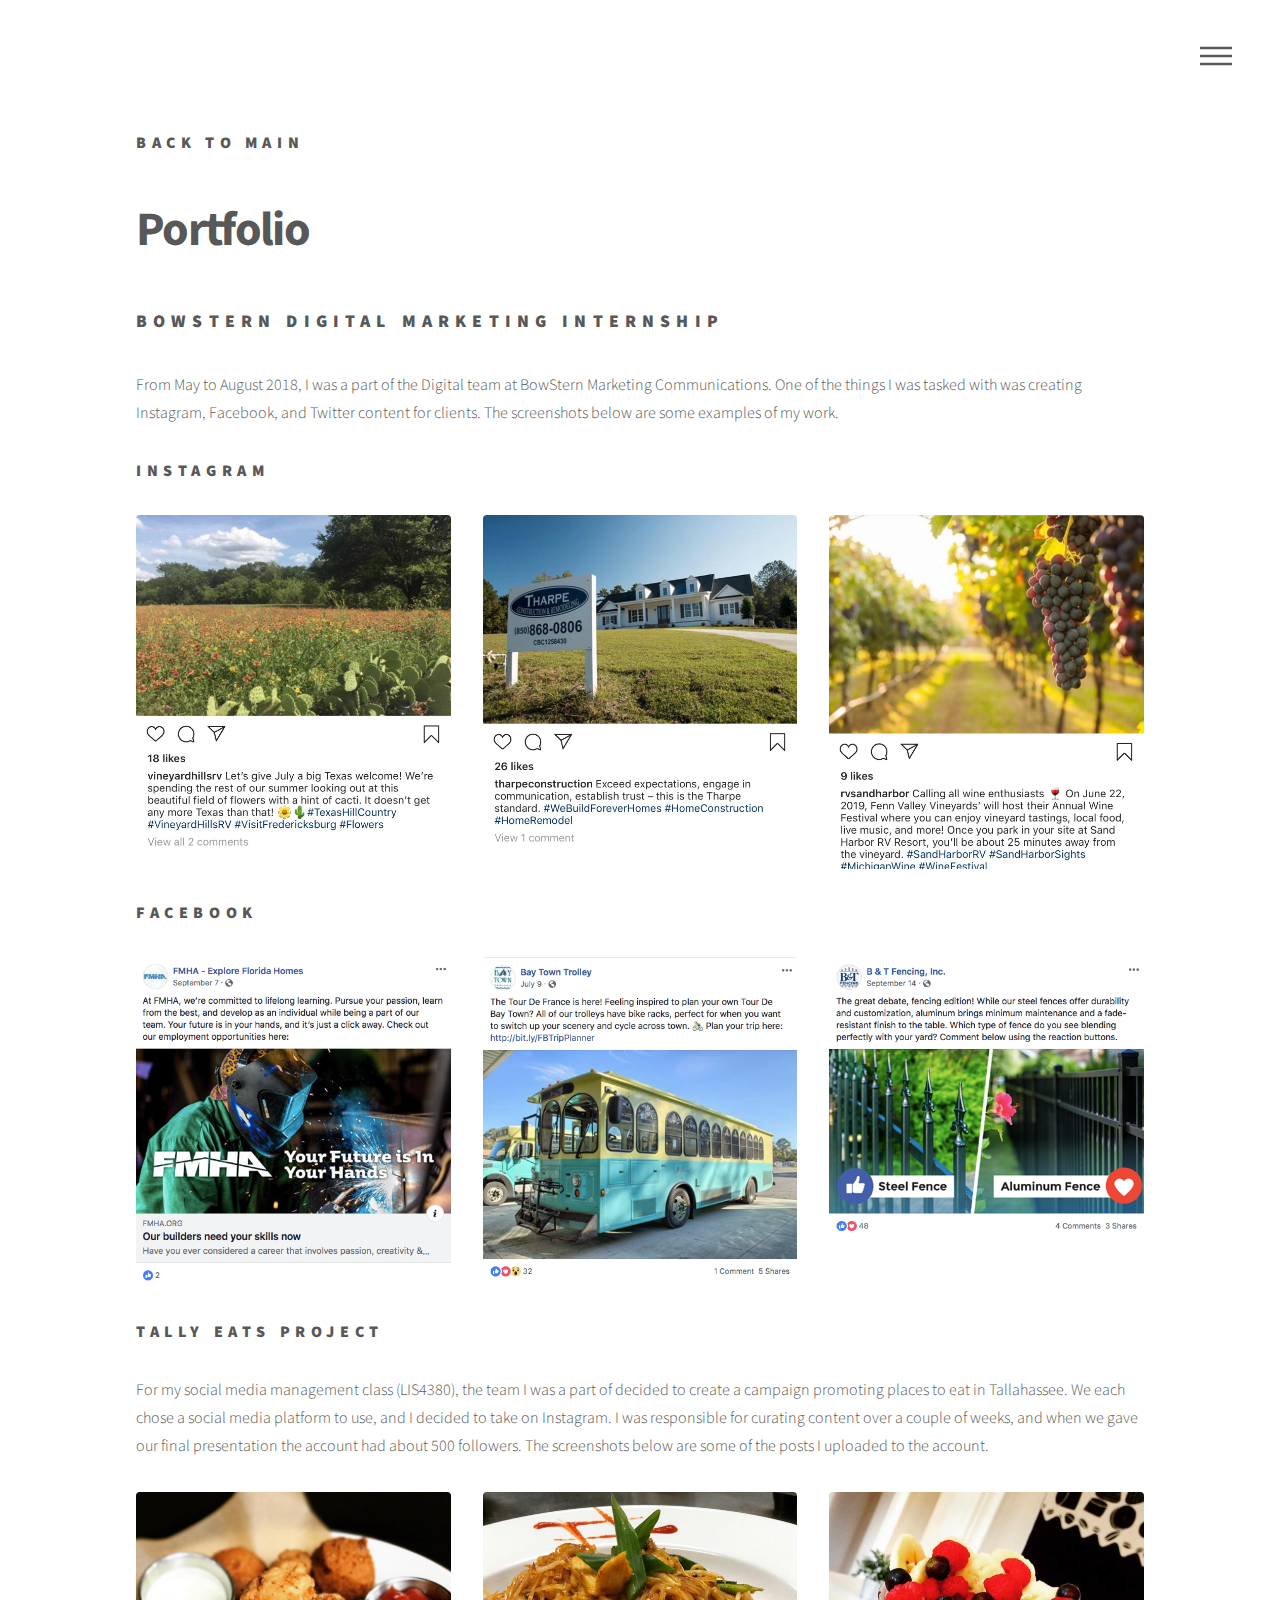
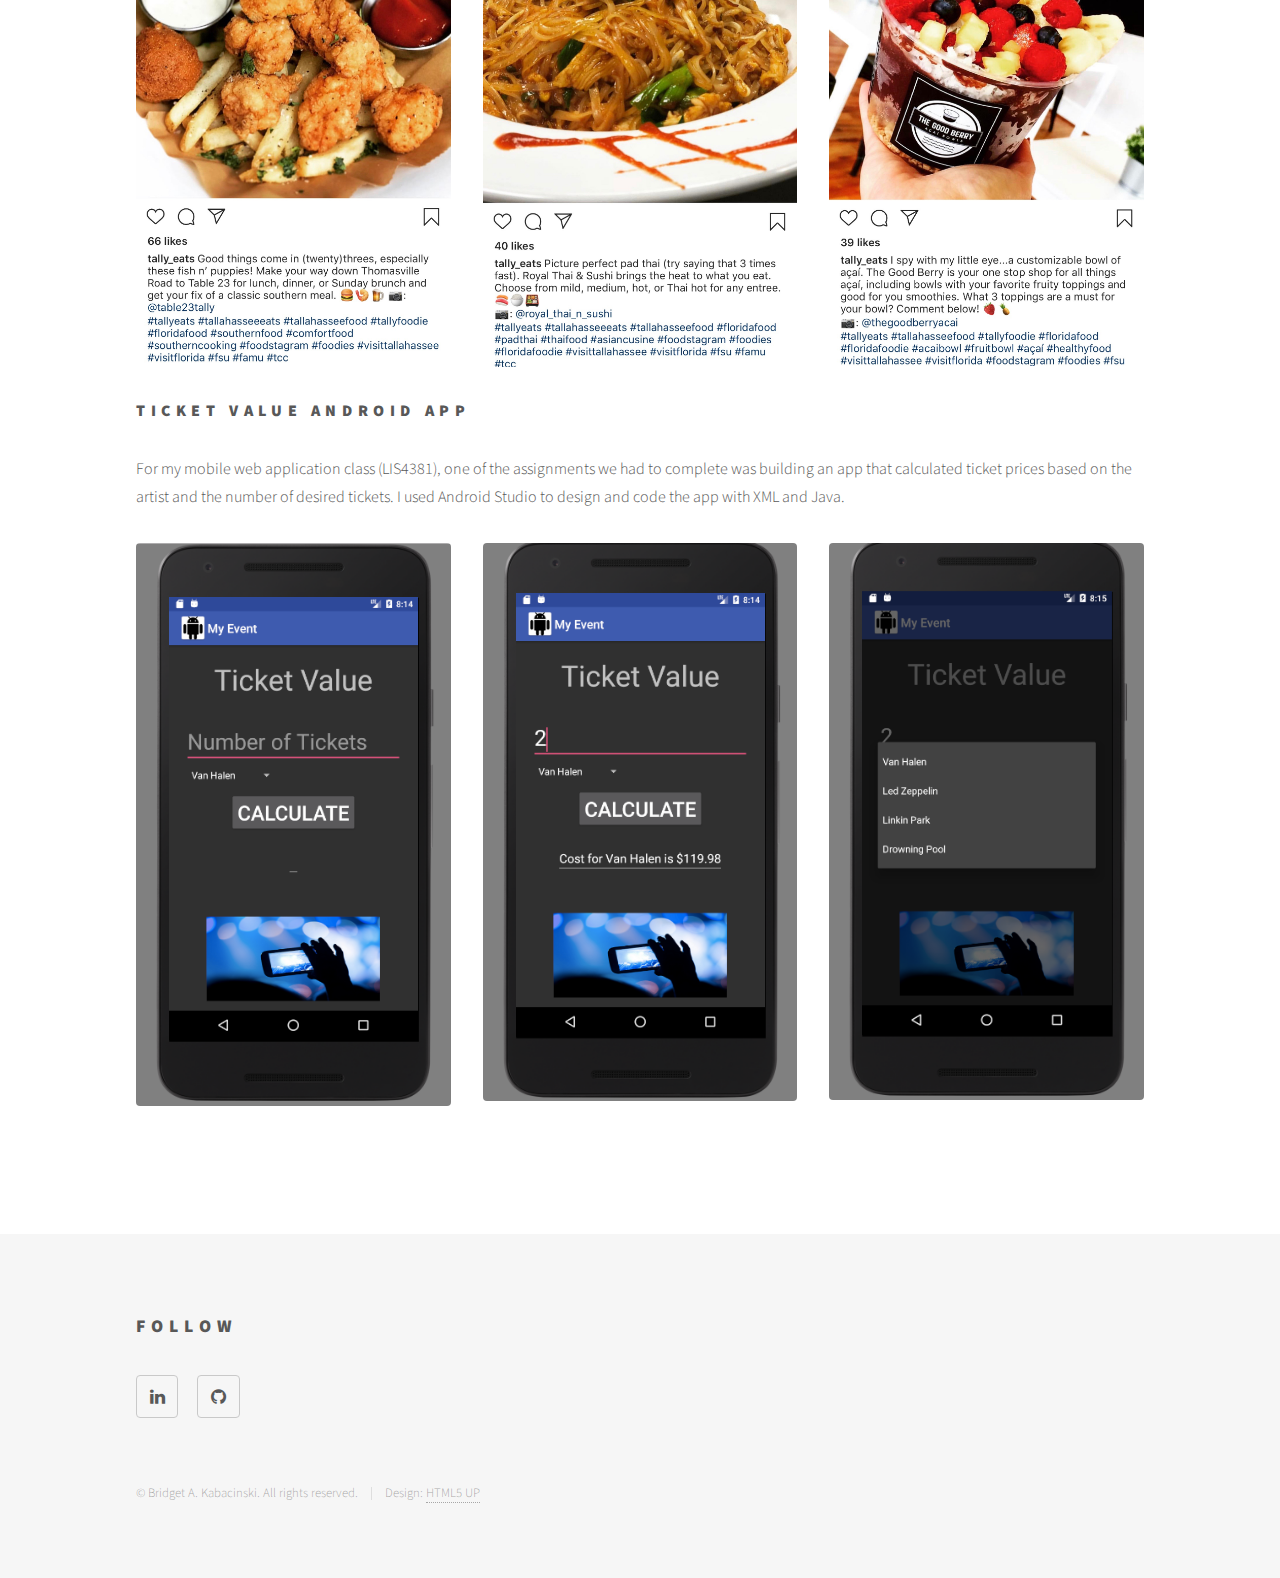
<file: experience.html>
<!DOCTYPE HTML>
<!--
	Phantom by HTML5 UP
	html5up.net | @ajlkn
	Free for personal and commercial use under the CCA 3.0 license (html5up.net/license)
-->
<html>
	<head>
		<title>Bridget Kabacinski</title>
		<meta charset="utf-8" />
		<meta name="viewport" content="width=device-width, initial-scale=1, user-scalable=no" />
		<link rel="stylesheet" href="assets/css/main.css" />
		<noscript><link rel="stylesheet" href="assets/css/noscript.css" /></noscript>
	</head>
	<body class="is-preload">
		<!-- Wrapper -->
			<div id="wrapper">

				<!-- Header -->
					<header id="header">
						<div class="inner">

							<!-- Logo -->
								<a href="index.html" class="logo">
									<!--<span class="symbol"><img src="images/logo.svg" alt="" /></span>--><span class="title">Back to Main</span>
								</a>

							<!-- Nav -->
								<nav>
									<ul>
										<li><a href="#menu">Menu</a></li>
									</ul>
								</nav>

						</div>
					</header>

				<!-- Menu -->
                <nav id="menu">
						<h2>Menu</h2>
						<ul>
							<li><a href="index.html">Home</a></li>
							<li><a href="bio.html">About Me</a></li>
							<li><a href="experience.html">Portfolio</a></li>
							<li><a href="resume.html">Résumé</a></li>
							<li><a href="contact.html">Contact</a></li>
							<!--
							<li><a href="elements.html">Elements</a></li>
							-->
						</ul>
				</nav>

				<!-- Main -->
					<div id="main">
						<div class="inner">
							<h1>Portfolio</h1>
							<h2>BowStern Digital Marketing Internship</h2>
							<p>From May to August  2018, I was a part of the Digital team at BowStern Marketing Communications.
								One of the things I was tasked with was creating Instagram, Facebook, and Twitter content for clients. The screenshots 
								below are some examples of my work.
							</p>
							<div class="box alt">
								<h3>Instagram</h3>
									<div class="row gtr-uniform">
										<div class="col-4"><span class="image fit"><img src="images/img4466.jpeg" alt="" /></span></div>
										<div class="col-4"><span class="image fit"><img src="images/img4467.jpeg" alt="" /></span></div>
										<div class="col-4"><span class="image fit"><img src="images/img4470.jpeg" alt="" /></span></div>
									</div>
							</div>
							<div class="box alt">
									<h3>Facebook</h3>
										<div class="row gtr-uniform">
											<div class="col-4"><span class="image fit"><img src="images/img4474.png" alt="" /></span></div>
											<div class="col-4"><span class="image fit"><img src="images/img4475.png" alt="" /></span></div>
											<div class="col-4"><span class="image fit"><img src="images/img4476.png" alt="" /></span></div>
										</div>
								</div>
						
							<h3>Tally Eats Project</h3>
							<p>For my social media management class (LIS4380), the team I was a part of decided to create a campaign promoting places
								to eat in Tallahassee. We each chose a social media platform to use, and I decided to take on Instagram. I was responsible for
								curating content over a couple of weeks, and when we gave our final presentation the account had about 500 followers.
								The screenshots below are some of the posts I uploaded to the account.
							</p>
							<div class="box alt">
									<div class="row gtr-uniform">
										<div class="col-4"><span class="image fit"><img src="images/img4471.jpeg" alt="" /></span></div>
										<div class="col-4"><span class="image fit"><img src="images/img4472.jpeg" alt="" /></span></div>
										<div class="col-4"><span class="image fit"><img src="images/img4473.jpeg" alt="" /></span></div>
									</div>
							</div>

							<h3>Ticket Value Android App</h3>
							<p>For my mobile web application class (LIS4381), one of the assignments we had to complete was building an app that calculated
								ticket prices based on the artist and the number of desired tickets. I used Android Studio to design and code the app with XML
								and Java.
							</p>
							<div class="box alt">
									<div class="row gtr-uniform">
										<div class="col-4"><span class="image fit"><img src="images/img4477.png" alt="" /></span></div>
										<div class="col-4"><span class="image fit"><img src="images/img4478.png" alt="" /></span></div>
										<div class="col-4"><span class="image fit"><img src="images/img4479.png" alt="" /></span></div>
									</div>
							</div>
						</div>
					</div>

			<!-- Footer -->
			<footer id="footer">
					<div class="inner">
						<section>
							<h2>Follow</h2>
							<ul class="icons">
								<li><a href="https://www.linkedin.com/in/bridgetkabacinski/" class="icon style2 fa-linkedin"><span class="label">LinkedIn</span></a></li>
								<li><a href="https://github.com/bkabacinski" class="icon style2 fa-github"><span class="label">GitHub</span></a></li>
							</ul>
						</section>
						<ul class="copyright">
							<li>&copy; Bridget A. Kabacinski. All rights reserved.</li><li>Design: <a href="http://html5up.net">HTML5 UP</a></li>
						</ul>
					</div>
				</footer>


        </div>
		<!-- Scripts -->
			<script src="assets/js/jquery.min.js"></script>
			<script src="assets/js/browser.min.js"></script>
			<script src="assets/js/breakpoints.min.js"></script>
			<script src="assets/js/util.js"></script>
			<script src="assets/js/main.js"></script>

	</body>
</html>
</file>
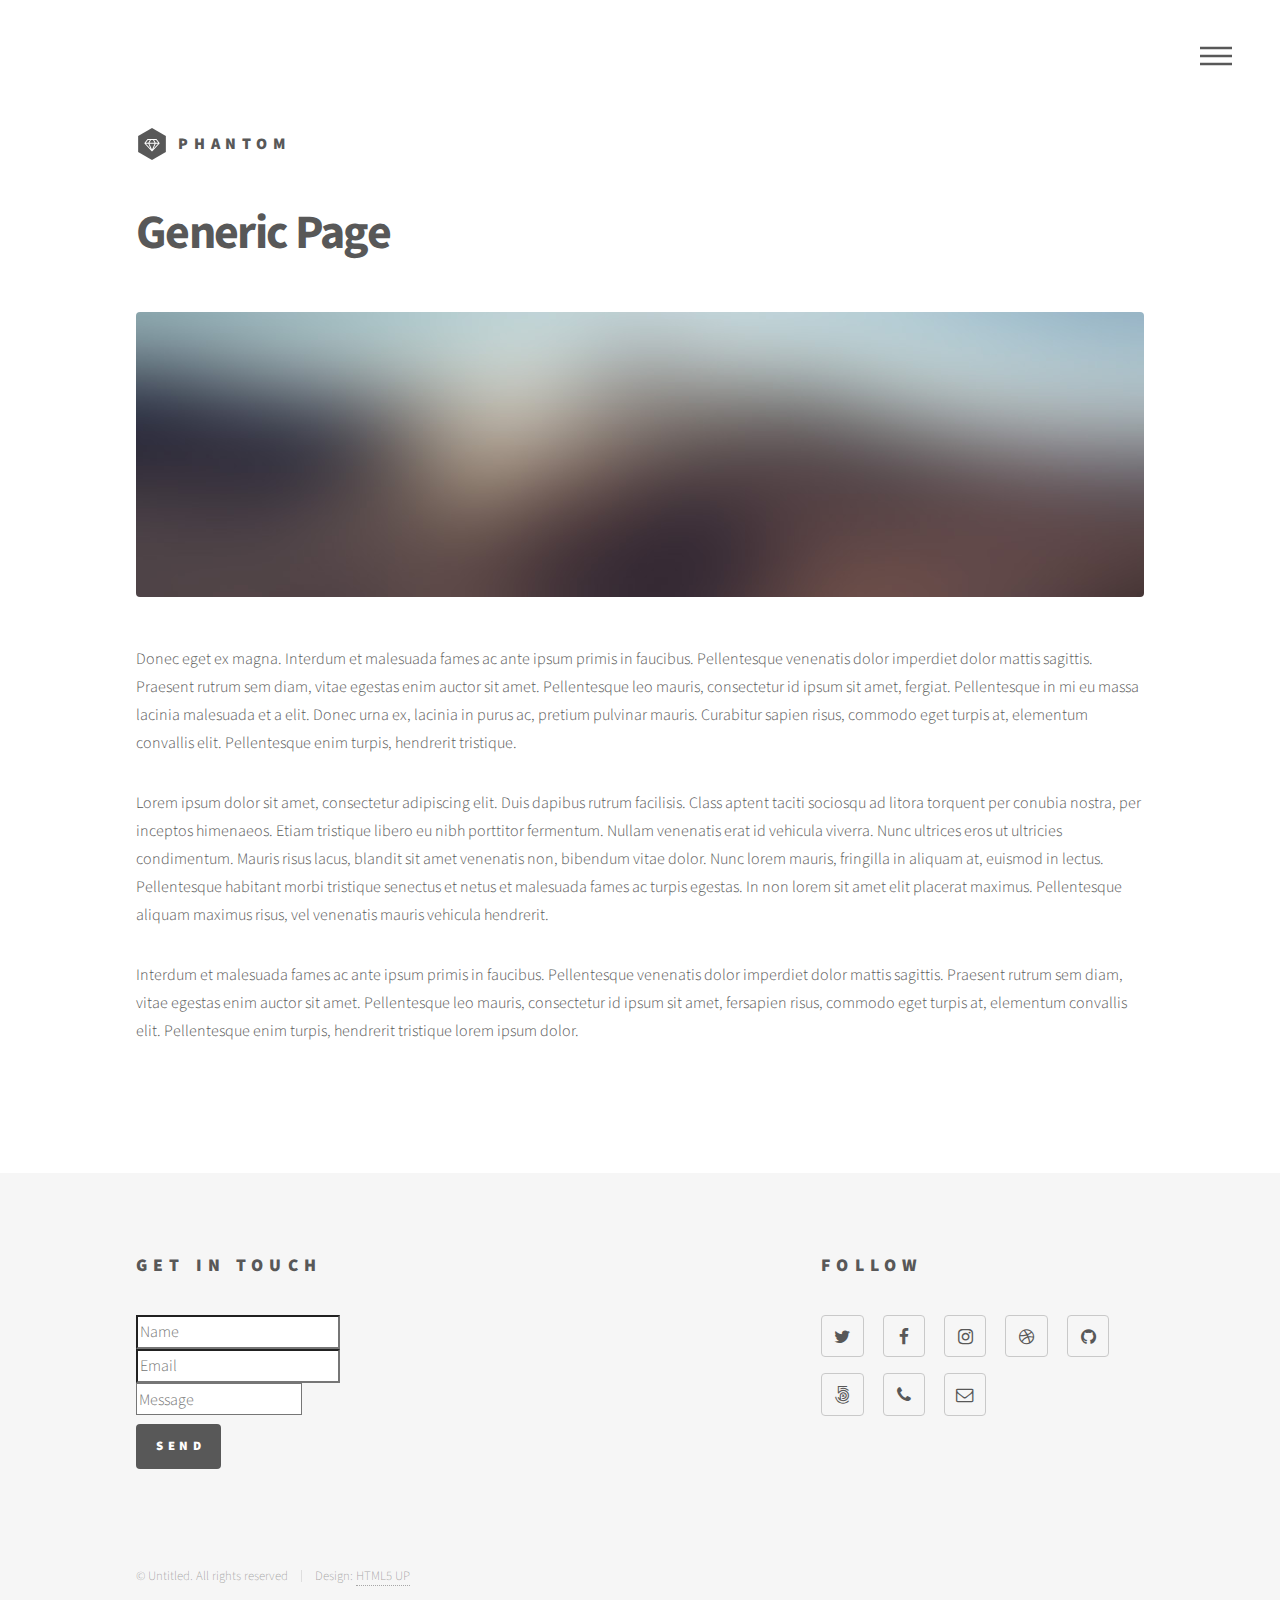
<file: generic.html>
<!DOCTYPE HTML>
<!--
	Phantom by HTML5 UP
	html5up.net | @ajlkn
	Free for personal and commercial use under the CCA 3.0 license (html5up.net/license)
-->
<html>
	<head>
		<title>Generic - Phantom by HTML5 UP</title>
		<meta charset="utf-8" />
		<meta name="viewport" content="width=device-width, initial-scale=1, user-scalable=no" />
		<link rel="stylesheet" href="assets/css/main.css" />
		<noscript><link rel="stylesheet" href="assets/css/noscript.css" /></noscript>
	</head>
	<body class="is-preload">
		<!-- Wrapper -->
			<div id="wrapper">

				<!-- Header -->
					<header id="header">
						<div class="inner">

							<!-- Logo -->
								<a href="index.html" class="logo">
									<span class="symbol"><img src="images/logo.svg" alt="" /></span><span class="title">Phantom</span>
								</a>

							<!-- Nav -->
								<nav>
									<ul>
										<li><a href="#menu">Menu</a></li>
									</ul>
								</nav>

						</div>
					</header>

				<!-- Menu -->
					<nav id="menu">
						<h2>Menu</h2>
						<ul>
							<li><a href="index.html">Home</a></li>
							<li><a href="generic.html">Ipsum veroeros</a></li>
							<li><a href="generic.html">Tempus etiam</a></li>
							<li><a href="generic.html">Consequat dolor</a></li>
							<li><a href="elements.html">Elements</a></li>
						</ul>
					</nav>

				<!-- Main -->
					<div id="main">
						<div class="inner">
							<h1>Generic Page</h1>
							<span class="image main"><img src="images/pic13.jpg" alt="" /></span>
							<p>Donec eget ex magna. Interdum et malesuada fames ac ante ipsum primis in faucibus. Pellentesque venenatis dolor imperdiet dolor mattis sagittis. Praesent rutrum sem diam, vitae egestas enim auctor sit amet. Pellentesque leo mauris, consectetur id ipsum sit amet, fergiat. Pellentesque in mi eu massa lacinia malesuada et a elit. Donec urna ex, lacinia in purus ac, pretium pulvinar mauris. Curabitur sapien risus, commodo eget turpis at, elementum convallis elit. Pellentesque enim turpis, hendrerit tristique.</p>
							<p>Lorem ipsum dolor sit amet, consectetur adipiscing elit. Duis dapibus rutrum facilisis. Class aptent taciti sociosqu ad litora torquent per conubia nostra, per inceptos himenaeos. Etiam tristique libero eu nibh porttitor fermentum. Nullam venenatis erat id vehicula viverra. Nunc ultrices eros ut ultricies condimentum. Mauris risus lacus, blandit sit amet venenatis non, bibendum vitae dolor. Nunc lorem mauris, fringilla in aliquam at, euismod in lectus. Pellentesque habitant morbi tristique senectus et netus et malesuada fames ac turpis egestas. In non lorem sit amet elit placerat maximus. Pellentesque aliquam maximus risus, vel venenatis mauris vehicula hendrerit.</p>
							<p>Interdum et malesuada fames ac ante ipsum primis in faucibus. Pellentesque venenatis dolor imperdiet dolor mattis sagittis. Praesent rutrum sem diam, vitae egestas enim auctor sit amet. Pellentesque leo mauris, consectetur id ipsum sit amet, fersapien risus, commodo eget turpis at, elementum convallis elit. Pellentesque enim turpis, hendrerit tristique lorem ipsum dolor.</p>
						</div>
					</div>

				<!-- Footer -->
					<footer id="footer">
						<div class="inner">
							<section>
								<h2>Get in touch</h2>
								<form method="post" action="#">
									<div class="fields">
										<div class="field half">
											<input type="text" name="name" id="name" placeholder="Name" />
										</div>
										<div class="field half">
											<input type="email" name="email" id="email" placeholder="Email" />
										</div>
										<div class="field">
											<textarea name="message" id="message" placeholder="Message"></textarea>
										</div>
									</div>
									<ul class="actions">
										<li><input type="submit" value="Send" class="primary" /></li>
									</ul>
								</form>
							</section>
							<section>
								<h2>Follow</h2>
								<ul class="icons">
									<li><a href="#" class="icon style2 fa-twitter"><span class="label">Twitter</span></a></li>
									<li><a href="#" class="icon style2 fa-facebook"><span class="label">Facebook</span></a></li>
									<li><a href="#" class="icon style2 fa-instagram"><span class="label">Instagram</span></a></li>
									<li><a href="#" class="icon style2 fa-dribbble"><span class="label">Dribbble</span></a></li>
									<li><a href="#" class="icon style2 fa-github"><span class="label">GitHub</span></a></li>
									<li><a href="#" class="icon style2 fa-500px"><span class="label">500px</span></a></li>
									<li><a href="#" class="icon style2 fa-phone"><span class="label">Phone</span></a></li>
									<li><a href="#" class="icon style2 fa-envelope-o"><span class="label">Email</span></a></li>
								</ul>
							</section>
							<ul class="copyright">
								<li>&copy; Untitled. All rights reserved</li><li>Design: <a href="http://html5up.net">HTML5 UP</a></li>
							</ul>
						</div>
					</footer>

			</div>

		<!-- Scripts -->
			<script src="assets/js/jquery.min.js"></script>
			<script src="assets/js/browser.min.js"></script>
			<script src="assets/js/breakpoints.min.js"></script>
			<script src="assets/js/util.js"></script>
			<script src="assets/js/main.js"></script>

	</body>
</html>
</file>
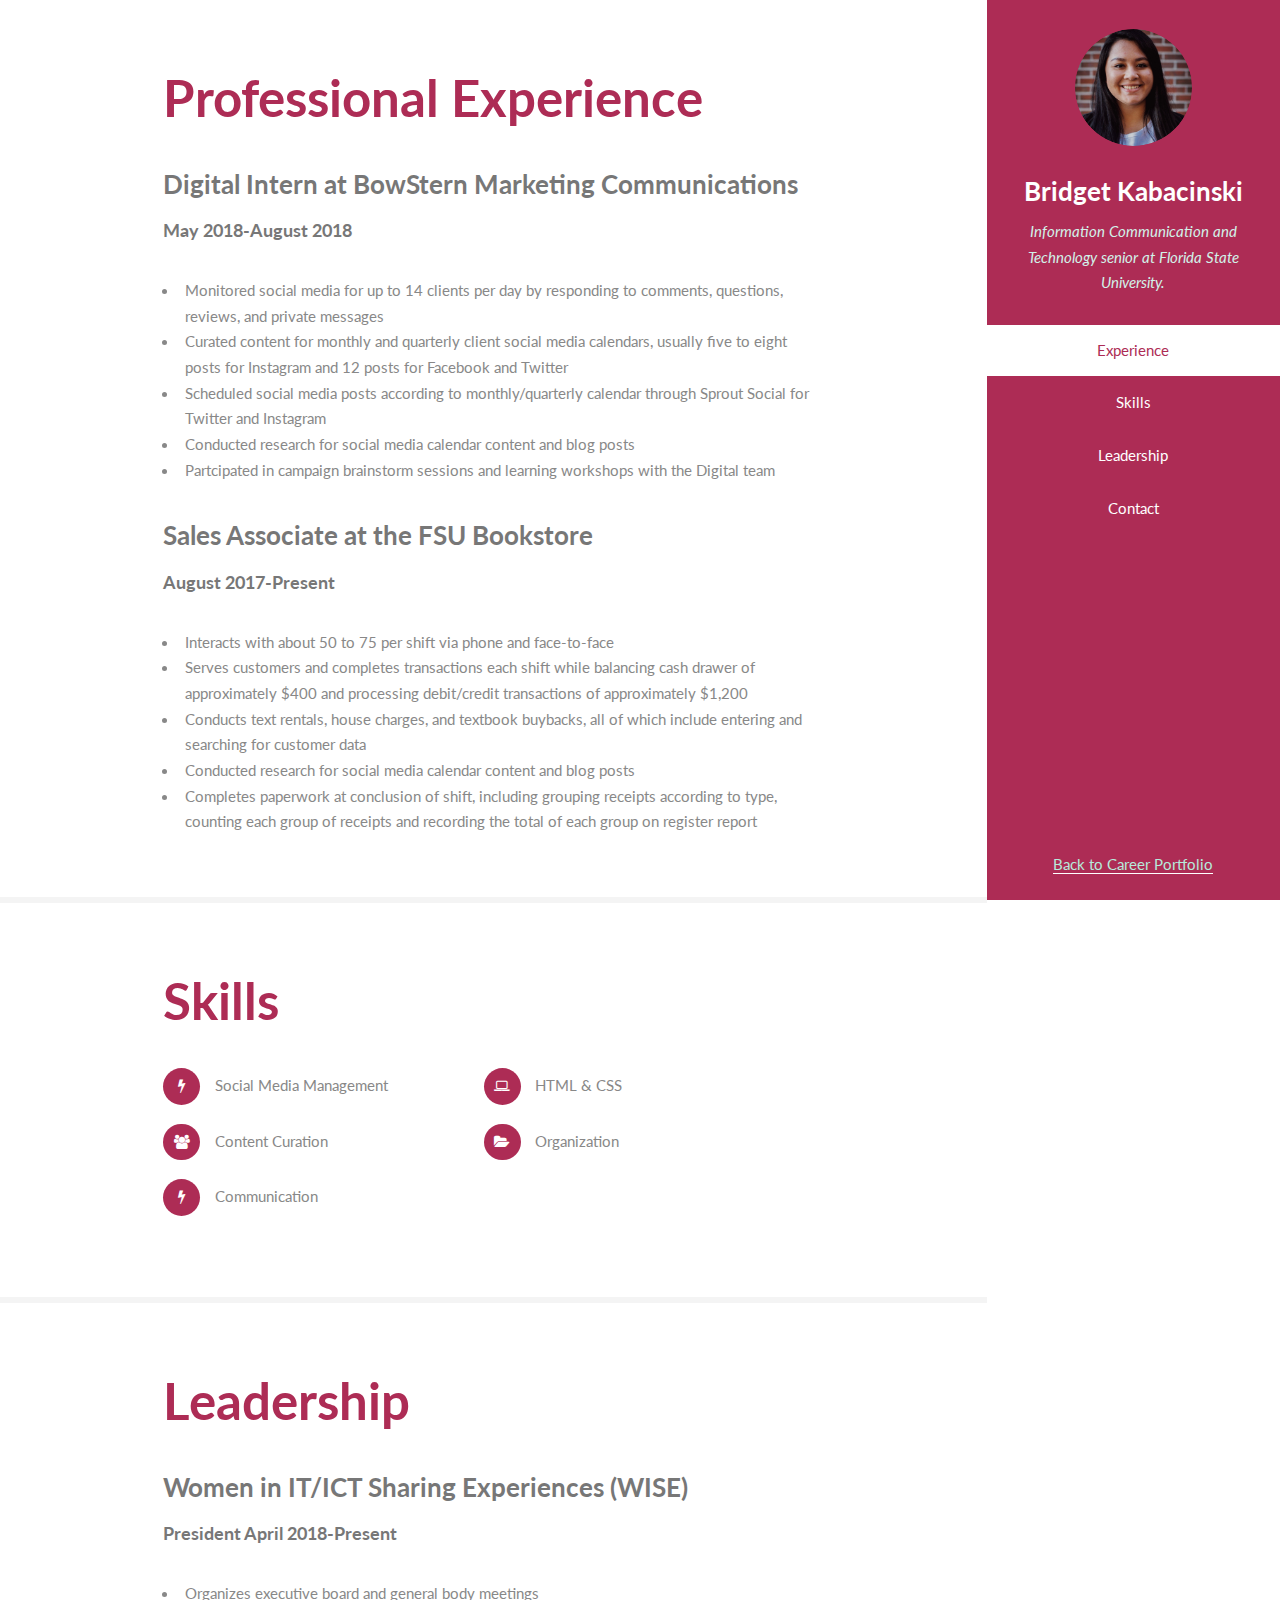
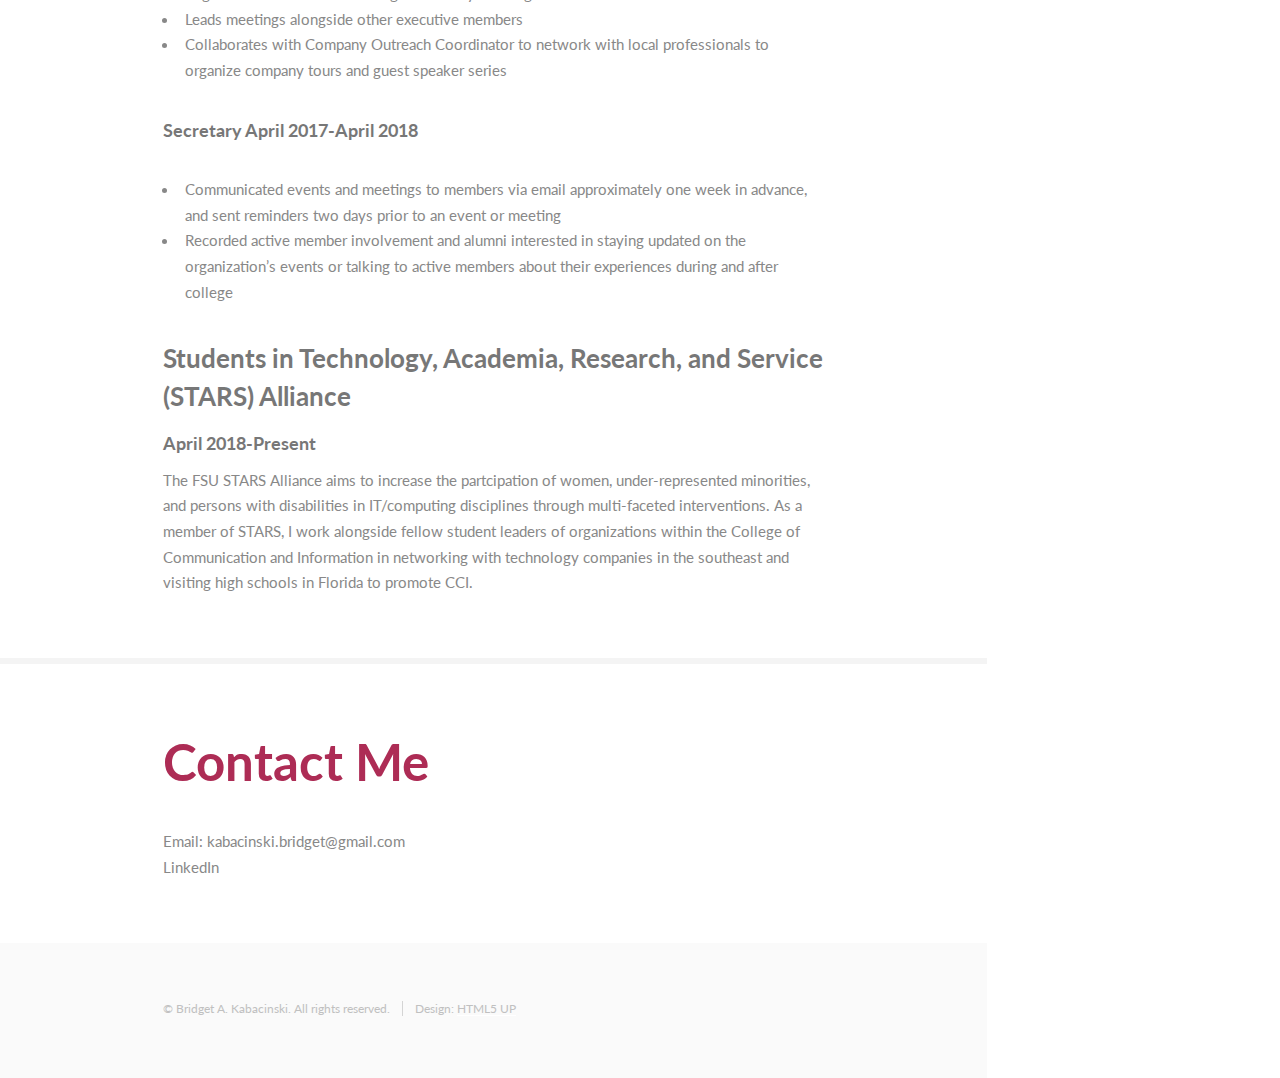
<file: resume.html>
<!DOCTYPE HTML>
<!--
	Read Only by HTML5 UP
	html5up.net | @ajlkn
	Free for personal and commercial use under the CCA 3.0 license (html5up.net/license)
-->
<html>
	<head>
		<title>Bridget Kabacinski</title>
		<meta charset="utf-8" />
		<meta name="viewport" content="width=device-width, initial-scale=1, user-scalable=no" />
		<link rel="stylesheet" href="resumeassets/css/main.css" />
	</head>
	<body class="is-preload">

		<!-- Header -->
			<section id="header">
				<header>
					<span class="image avatar"><img src="resumeassets/images/headshot.jpg" alt="" /></span>
					<h1 id="logo"><a href="#">Bridget Kabacinski</a></h1>
					<p>Information Communication and Technology senior at Florida State University.</p>
				</header>
				<nav id="nav">
					<ul>
						<li><a href="#experience" class="active">Experience</a></li>
						<li><a href="#skills">Skills</a></li>
						<li><a href="#leadership">Leadership</a></li>
						<li><a href="#contact">Contact</a></li>
					</ul>
                </nav>
                <footer>
                    <ul class="icons">
                        <li><a href="index.html">Back to Career Portfolio</a></li>
                     </ul>
                </footer>
			</section>

		<!-- Wrapper -->
			<div id="wrapper">

				<!-- Main -->
					<div id="main">

						<!-- One -->
							<section id="experience">
								<div class="container">
									<header class="major">
										<h2>Professional Experience</h2>										
									</header>
									<h3>Digital Intern at BowStern Marketing Communications</h3>
									<h4>May 2018-August 2018</h4>
								<p>
									<ul>
										<li>Monitored social media for up to 14 clients per day by responding to comments, questions, reviews, and private messages</li>
										<li>Curated content for monthly and quarterly client social media calendars, usually five to eight posts for Instagram and 12 posts for Facebook and Twitter</li>
										<li>Scheduled social media posts according to monthly/quarterly calendar through Sprout Social for Twitter and Instagram</li>
										<li>Conducted research for social media calendar content and blog posts</li>
										<li>Partcipated in campaign brainstorm sessions and learning workshops with the Digital team</li>
									</ul>
                                </p>
                                
                                <h3>Sales Associate at the FSU Bookstore</h3>
									<h4>August 2017-Present</h4>
								<p>
									<ul>
										<li>Interacts with about 50 to 75 per shift via phone and face-to-face</li>
										<li>Serves customers and completes transactions each shift while balancing cash drawer of approximately $400 and processing debit/credit transactions of approximately $1,200</li>
										<li>Conducts text rentals, house charges, and textbook buybacks, all of which include entering and searching for customer data</li>
										<li>Conducted research for social media calendar content and blog posts</li>
										<li>Completes paperwork at conclusion of shift, including grouping receipts according to type, counting each group of receipts and recording the total of each group on register report</li>
									</ul>
								</p>
								</div>
							</section>

						<!-- Two -->
							<section id="skills">
								<div class="container">
                                    <header class="major">
                                        <h2>Skills</h2>										
                                    </header>
									<ul class="feature-icons">
                                        <li class="fa-bolt">Social Media Management</li>
										<li class="fa-laptop">HTML & CSS</li>
										<li class="fa-users">Content Curation</li>
										<li class="fa-folder-open">Organization</li>
										<li class="fa-bolt">Communication</li>
									</ul>
								</div>
							</section>

						<!-- Three -->
							<section id="leadership">
								<div class="container">
                                    <header class="major">
                                        <h2>Leadership</h2>										
                                    </header>
									<h3>Women in IT/ICT Sharing Experiences (WISE)</h3>
									<h4>President April 2018-Present</h4>
								<p>
									<ul>
										<li>Organizes executive board and general body meetings</li>
										<li>Leads meetings alongside other executive members</li>
										<li>Collaborates with Company Outreach Coordinator to network with local professionals to organize company tours and guest speaker series</li>
									</ul>
                                </p>
                                    <h4>Secretary April 2017-April 2018</h4>
								<p>
									<ul>
										<li>Communicated events and meetings to members via email approximately one week in advance, and sent reminders two days prior to an event or meeting</li>
										<li>Recorded active member involvement and alumni interested in staying updated on the organization’s events or talking to active members about their experiences during and after college</li>
									</ul>
                                </p>
                                <h3>Students in Technology, Academia, Research, and Service (STARS) Alliance</h3>
									<h4>April 2018-Present</h4>
								<p>
                                    The FSU STARS Alliance aims to increase the partcipation of women, under-represented minorities, and persons 
                                    with disabilities in IT/computing disciplines through multi-faceted interventions. As a member of STARS, I work alongside
                                    fellow student leaders of organizations within the College of Communication and Information in networking
                                    with technology companies in the southeast and visiting high schools in Florida to promote CCI.
                                </p>
								</div>
							</section>

						<!-- Four -->
							<section id="contact">
								<div class="container">
                                    <header class="major">
                                        <h2>Contact Me</h2>										
                                    </header>
                                    <p>
                                        Email: kabacinski.bridget@gmail.com <br>
                                        <a href="https://www.linkedin.com/in/bridgetkabacinski/">LinkedIn</a>
                                    </p>
								</div>
							</section>
					</div>

				<!-- Footer -->
					<section id="footer">
						<div class="container">
							<ul class="copyright">
								<li>&copy; Bridget A. Kabacinski. All rights reserved.</li><li>Design: <a href="http://html5up.net">HTML5 UP</a></li>
							</ul>
						</div>
					</section>

			</div>

		<!-- Scripts -->
			<script src="resumeassets/js/jquery.min.js"></script>
			<script src="resumeassets/js/jquery.scrollex.min.js"></script>
			<script src="resumeassets/js/jquery.scrolly.min.js"></script>
			<script src="resumeassets/js/browser.min.js"></script>
			<script src="resumeassets/js/breakpoints.min.js"></script>
			<script src="resumeassets/js/util.js"></script>
			<script src="resumeassets/js/main.js"></script>

	</body>
</html>
</file>
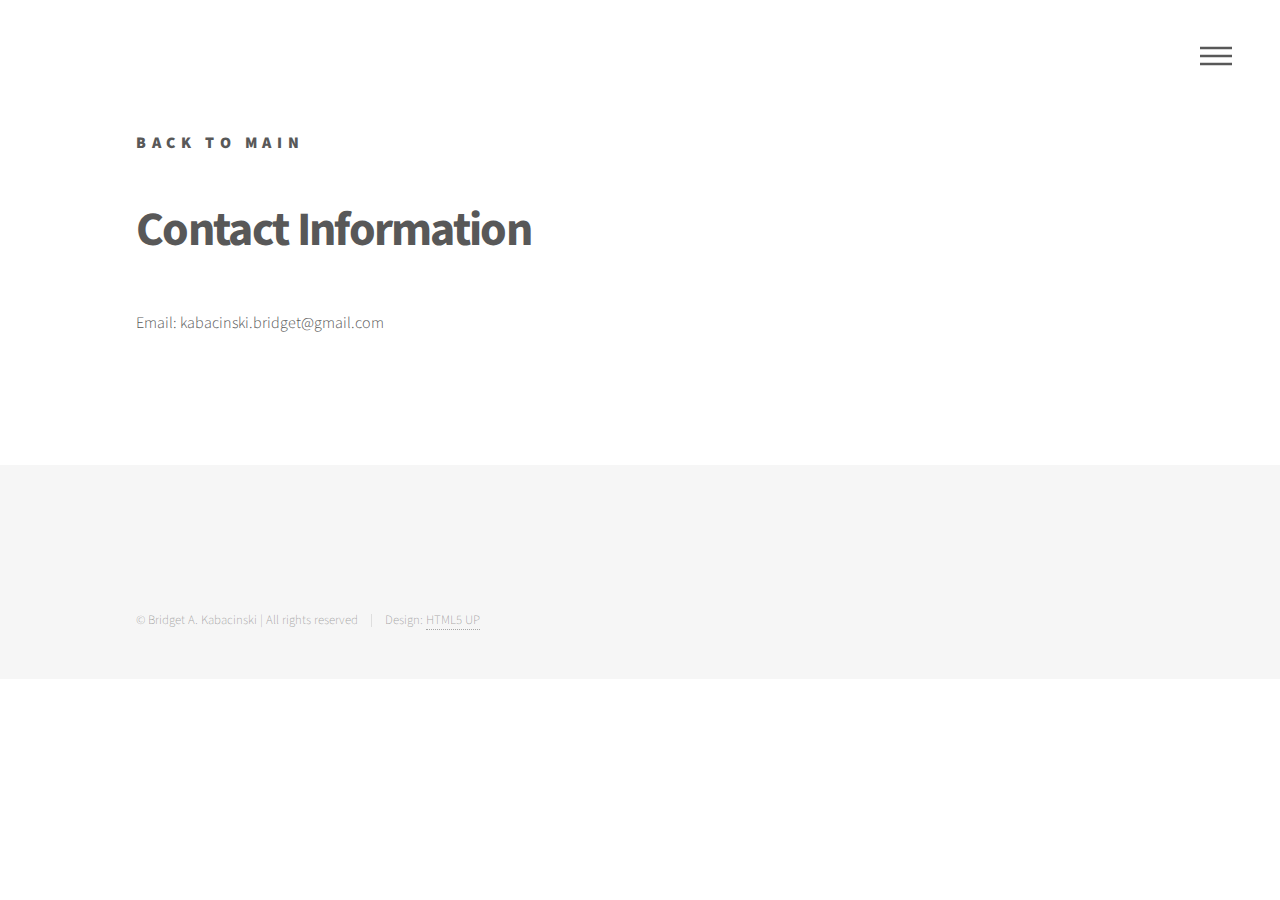
<file: bridgetswebsite1/contact.html>
<!DOCTYPE HTML>
<!--
	Phantom by HTML5 UP
	html5up.net | @ajlkn
	Free for personal and commercial use under the CCA 3.0 license (html5up.net/license)
-->
<html>
	<head>
		<title>Bridget Kabacinski</title>
		<meta charset="utf-8" />
		<meta name="viewport" content="width=device-width, initial-scale=1, user-scalable=no" />
		<link rel="stylesheet" href="assets/css/main.css" />
		<noscript><link rel="stylesheet" href="assets/css/noscript.css" /></noscript>
	</head>
	<body class="is-preload">
		<!-- Wrapper -->
			<div id="wrapper">

				<!-- Header -->
					<header id="header">
						<div class="inner">

							<!-- Logo -->
								<a href="index.html" class="logo">
									<!--<span class="symbol"><img src="images/logo.svg" alt="" /></span>--><span class="title">Back to Main</span>
								</a>

							<!-- Nav -->
								<nav>
									<ul>
										<li><a href="#menu">Menu</a></li>
									</ul>
								</nav>

						</div>
					</header>

				<!-- Menu -->
                <nav id="menu">
						<h2>Menu</h2>
						<ul>
							<li><a href="index.html">Home</a></li>
							<li><a href="experience.html">Experience</a></li>
							<li><a href="https://bak15c.wixsite.com/portfolio">Résumé</a></li>
							<li><a href="contact.html">Contact</a></li>
							<li><a href="elements.html">Elements</a></li>
						</ul>
				</nav>

				<!-- Main -->
					<div id="main">
						<div class="inner">
							<h1>Contact Information</h1>
							<!--
							<span class="image main"><img src="images/pic13.jpg" alt="" /></span>
							-->
								<p>Email: kabacinski.bridget@gmail.com</p>
						</div>
					</div>

			<!-- Footer -->
            <footer id="footer">
                    <div class="inner">
                        <section>
                        <!--
                            <h2>Get in touch</h2>
                            <form method="post" action="#">
                                <div class="fields">
                                    <div class="field half">
                                        <input type="text" name="name" id="name" placeholder="Name" />
                                    </div>
                                    <div class="field half">
                                        <input type="email" name="email" id="email" placeholder="Email" />
                                    </div>
                                    <div class="field">
                                        <textarea name="message" id="message" placeholder="Message"></textarea>
                                    </div>
                                </div>
                                <ul class="actions">
                                    <li><input type="submit" value="Send" class="primary" /></li>
                                </ul>
                            </form>
                        </section>
						-->
						<!--
                        <section>
                            <h2>Follow</h2>
                            <ul class="icons">
                                <li><a href="#" class="icon style2 fa-twitter"><span class="label">Twitter</span></a></li>
                                <li><a href="#" class="icon style2 fa-instagram"><span class="label">Instagram</span></a></li>
                                <li><a href="#" class="icon style2 fa-github"><span class="label">GitHub</span></a></li>
                                <li><a href="#" class="icon style2 fa-phone"><span class="label">Phone</span></a></li>
                                <li><a href="#" class="icon style2 fa-envelope-o"><span class="label">Email</span></a></li>
                            </ul>
						</section>
						-->
                        <ul class="copyright">
                            <li>&copy; Bridget A. Kabacinski | All rights reserved</li><li>Design: <a href="http://html5up.net">HTML5 UP</a></li>
                        </ul>
                    </div>
                </footer>

        </div>
		<!-- Scripts -->
			<script src="assets/js/jquery.min.js"></script>
			<script src="assets/js/browser.min.js"></script>
			<script src="assets/js/breakpoints.min.js"></script>
			<script src="assets/js/util.js"></script>
			<script src="assets/js/main.js"></script>

	</body>
</html>
</file>
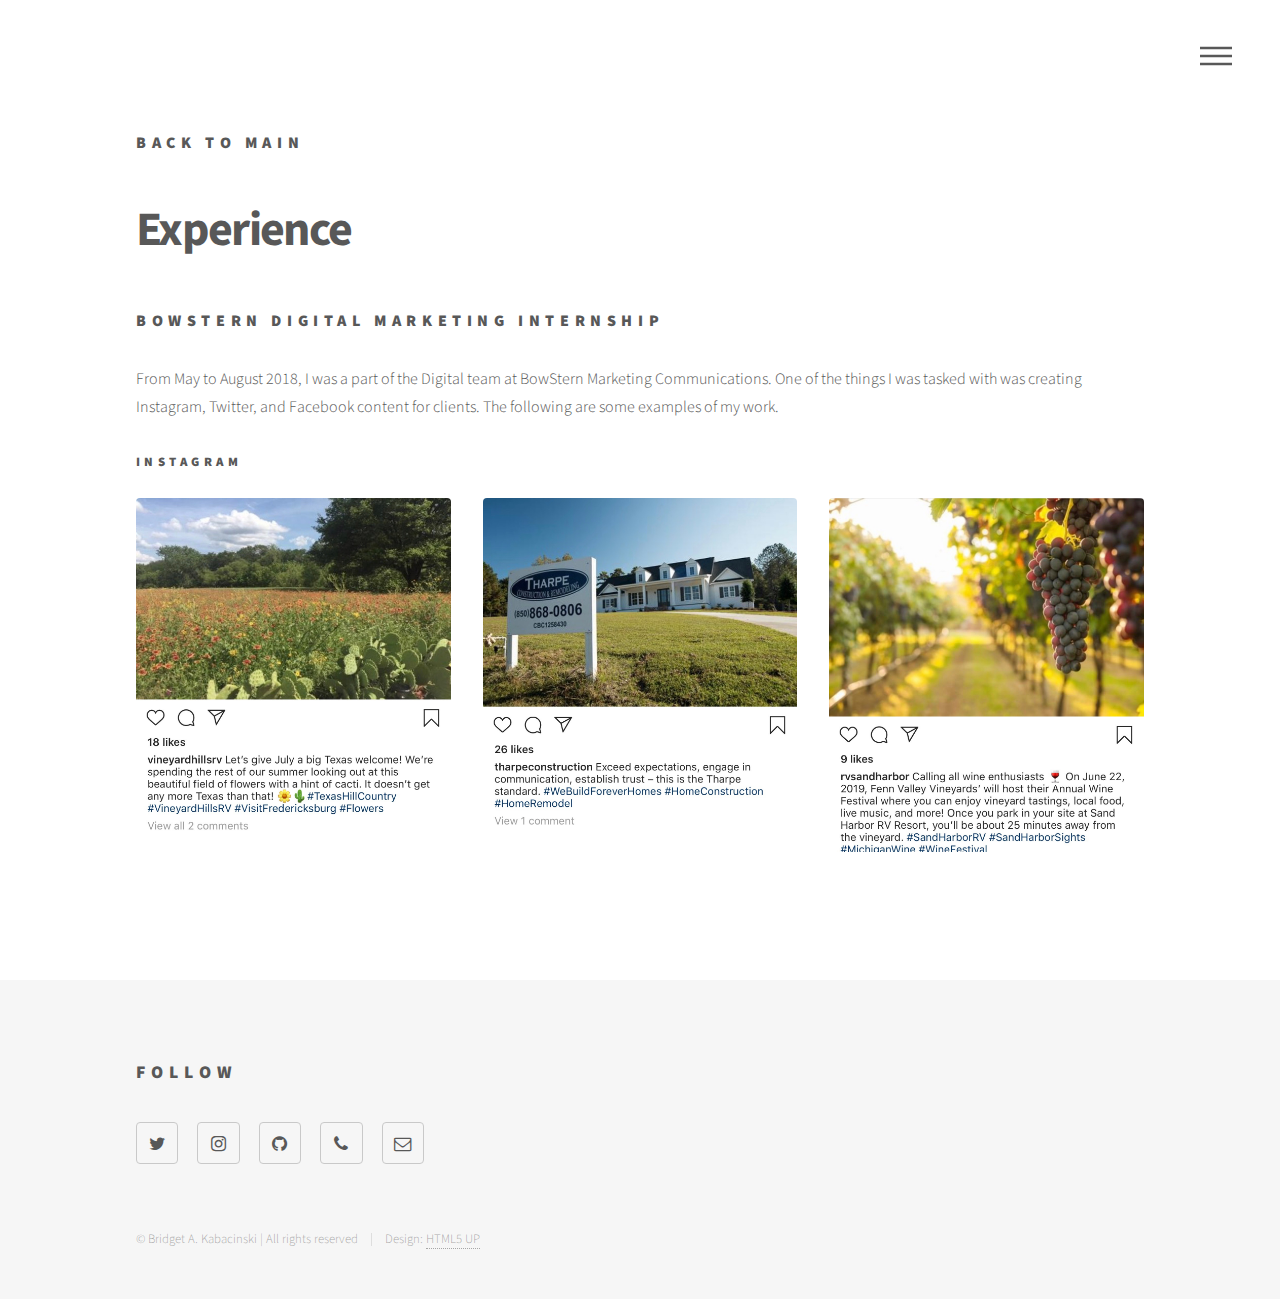
<file: bridgetswebsite1/experience.html>
<!DOCTYPE HTML>
<!--
	Phantom by HTML5 UP
	html5up.net | @ajlkn
	Free for personal and commercial use under the CCA 3.0 license (html5up.net/license)
-->
<html>
	<head>
		<title>Bridget Kabacinski</title>
		<meta charset="utf-8" />
		<meta name="viewport" content="width=device-width, initial-scale=1, user-scalable=no" />
		<link rel="stylesheet" href="assets/css/main.css" />
		<noscript><link rel="stylesheet" href="assets/css/noscript.css" /></noscript>
	</head>
	<body class="is-preload">
		<!-- Wrapper -->
			<div id="wrapper">

				<!-- Header -->
					<header id="header">
						<div class="inner">

							<!-- Logo -->
								<a href="index.html" class="logo">
									<!--<span class="symbol"><img src="images/logo.svg" alt="" /></span>--><span class="title">Back to Main</span>
								</a>

							<!-- Nav -->
								<nav>
									<ul>
										<li><a href="#menu">Menu</a></li>
									</ul>
								</nav>

						</div>
					</header>

				<!-- Menu -->
                <nav id="menu">
						<h2>Menu</h2>
						<ul>
							<li><a href="index.html">Home</a></li>
							<li><a href="experience.html">Experience</a></li>
							<li><a href="https://bak15c.wixsite.com/portfolio">Résumé</a></li>
							<li><a href="contact.html">Contact</a></li>
							<li><a href="elements.html">Elements</a></li>
						</ul>
				</nav>

				<!-- Main -->
					<div id="main">
						<div class="inner">
							<h1>Experience</h1>
							<!--
							<span class="image main"><img src="images/pic13.jpg" alt="" /></span>
							-->
							<h3>BowStern Digital Marketing Internship</h3>
							<p>From May to August  2018, I was a part of the Digital team at BowStern Marketing Communications.
								One of the things I was tasked with was creating Instagram, Twitter, and Facebook content for clients. The following
								are some examples of my work.
							</p>
							<div class="box alt">
								<h4>Instagram</h4>
									<div class="row gtr-uniform">
										<div class="col-4"><span class="image fit"><img src="images/img4466.jpeg" alt="" /></span></div>
										<div class="col-4"><span class="image fit"><img src="images/img4467.jpeg" alt="" /></span></div>
										<div class="col-4"><span class="image fit"><img src="images/img4470.jpeg" alt="" /></span></div>
									</div>
								</div>
						</div>
					</div>

			<!-- Footer -->
            <footer id="footer">
                    <div class="inner">
                        <section>
                        <!--
                            <h2>Get in touch</h2>
                            <form method="post" action="#">
                                <div class="fields">
                                    <div class="field half">
                                        <input type="text" name="name" id="name" placeholder="Name" />
                                    </div>
                                    <div class="field half">
                                        <input type="email" name="email" id="email" placeholder="Email" />
                                    </div>
                                    <div class="field">
                                        <textarea name="message" id="message" placeholder="Message"></textarea>
                                    </div>
                                </div>
                                <ul class="actions">
                                    <li><input type="submit" value="Send" class="primary" /></li>
                                </ul>
                            </form>
                        </section>
                        -->
                        <section>
                            <h2>Follow</h2>
                            <ul class="icons">
                                <li><a href="#" class="icon style2 fa-twitter"><span class="label">Twitter</span></a></li>
                                <li><a href="#" class="icon style2 fa-instagram"><span class="label">Instagram</span></a></li>
                                <li><a href="#" class="icon style2 fa-github"><span class="label">GitHub</span></a></li>
                                <li><a href="#" class="icon style2 fa-phone"><span class="label">Phone</span></a></li>
                                <li><a href="#" class="icon style2 fa-envelope-o"><span class="label">Email</span></a></li>
                            </ul>
                        </section>
                        <ul class="copyright">
                            <li>&copy; Bridget A. Kabacinski | All rights reserved</li><li>Design: <a href="http://html5up.net">HTML5 UP</a></li>
                        </ul>
                    </div>
                </footer>

        </div>
		<!-- Scripts -->
			<script src="assets/js/jquery.min.js"></script>
			<script src="assets/js/browser.min.js"></script>
			<script src="assets/js/breakpoints.min.js"></script>
			<script src="assets/js/util.js"></script>
			<script src="assets/js/main.js"></script>

	</body>
</html>
</file>
<file: assets/css/noscript.css>
/*
	Phantom by HTML5 UP
	html5up.net | @ajlkn
	Free for personal and commercial use under the CCA 3.0 license (html5up.net/license)
*/

/* Tiles */

	body.is-preload .tiles article {
		-moz-transform: none;
		-webkit-transform: none;
		-ms-transform: none;
		transform: none;
		opacity: 1;
	}
</file>
<file: bridgetswebsite1/assets/css/noscript.css>
/*
	Phantom by HTML5 UP
	html5up.net | @ajlkn
	Free for personal and commercial use under the CCA 3.0 license (html5up.net/license)
*/

/* Tiles */

	body.is-preload .tiles article {
		-moz-transform: none;
		-webkit-transform: none;
		-ms-transform: none;
		transform: none;
		opacity: 1;
	}
</file>
<file: assets/css/main.css>
@import url(font-awesome.min.css);
@import url("https://fonts.googleapis.com/css?family=Source+Sans+Pro:300,700,900");

/*
	Phantom by HTML5 UP
	html5up.net | @ajlkn
	Free for personal and commercial use under the CCA 3.0 license (html5up.net/license)
*/

html, body, div, span, applet, object,
iframe, h1, h2, h3, h4, h5, h6, p, blockquote,
pre, a, abbr, acronym, address, big, cite,
code, del, dfn, em, img, ins, kbd, q, s, samp,
small, strike, strong, sub, sup, tt, var, b,
u, i, center, dl, dt, dd, ol, ul, li, fieldset,
form, label, legend, table, caption, tbody,
tfoot, thead, tr, th, td, article, aside,
canvas, details, embed, figure, figcaption,
footer, header, hgroup, menu, nav, output, ruby,
section, summary, time, mark, audio, video {
	margin: 0;
	padding: 0;
	border: 0;
	font-size: 100%;
	font: inherit;
	vertical-align: baseline;}

article, aside, details, figcaption, figure,
footer, header, hgroup, menu, nav, section {
	display: block;}

body {
	line-height: 1;
}

ol, ul {
	list-style: none;
}

blockquote, q {
	quotes: none;
}

	blockquote:before, blockquote:after, q:before, q:after {
		content: '';
		content: none;
	}

table {
	border-collapse: collapse;
	border-spacing: 0;
}

body {
	-webkit-text-size-adjust: none;
}

mark {
	background-color: transparent;
	color: inherit;
}

input::-moz-focus-inner {
	border: 0;
	padding: 0;
}

input, select, textarea {
	-moz-appearance: none;
	-webkit-appearance: none;
	-ms-appearance: none;
	appearance: none;
}

/* Basic */

	@-ms-viewport {
		width: device-width;
	}

	body {
		-ms-overflow-style: scrollbar;
	}

	@media screen and (max-width: 480px) {

		html, body {
			min-width: 320px;
		}

	}

	html {
		box-sizing: border-box;
	}

	*, *:before, *:after {
		box-sizing: inherit;
	}

	body {
		background: #ffffff;
	}

		body.is-preload *, body.is-preload *:before, body.is-preload *:after {
			-moz-animation: none !important;
			-webkit-animation: none !important;
			-ms-animation: none !important;
			animation: none !important;
			-moz-transition: none !important;
			-webkit-transition: none !important;
			-ms-transition: none !important;
			transition: none !important;
		}

/* Type */

	body, input, select, textarea {
		color: #585858;
		font-family: "Source Sans Pro", Helvetica, sans-serif;
		font-size: 16pt;
		font-weight: 300;
		line-height: 1.75;
	}

		@media screen and (max-width: 1680px) {

			body, input, select, textarea {
				font-size: 14pt;
			}

		}

		@media screen and (max-width: 1280px) {

			body, input, select, textarea {
				font-size: 12pt;
			}

		}

	a {
		-moz-transition: border-bottom-color 0.2s ease, color 0.2s ease;
		-webkit-transition: border-bottom-color 0.2s ease, color 0.2s ease;
		-ms-transition: border-bottom-color 0.2s ease, color 0.2s ease;
		transition: border-bottom-color 0.2s ease, color 0.2s ease;
		text-decoration: none;
		color: #585858;
		border-bottom: dotted 1px rgba(88, 88, 88, 0.5);
	}

		a:hover {
			border-bottom-color: transparent;
			color: #AD2C55; !important;
		}

	strong, b {
		font-weight: 900;
	}

	em, i {
		font-style: italic;
	}

	p {
		margin: 0 0 2em 0;
	}

	h1 {
		font-size: 3em;
		font-weight: 700;
		line-height: 1.3;
		margin: 0 0 1em 0;
		letter-spacing: -0.035em;
	}

		h1 a {
			color: inherit;
		}

		@media screen and (max-width: 736px) {

			h1 {
				font-size: 2em;
				margin: 0 0 1em 0;
			}

		}

		@media screen and (max-width: 360px) {

			h1 {
				font-size: 1.75em;
			}

		}

	h2, h3, h4, h5, h6 {
		font-weight: 900;
		line-height: 1.5;
		margin: 0 0 2em 0;
		text-transform: uppercase;
		letter-spacing: 0.35em;
	}

		h2 a, h3 a, h4 a, h5 a, h6 a {
			color: inherit;
		}

	h2 {
		font-size: 1.1em;
	}

	h3 {
		font-size: 1em;
	}

	h4 {
		font-size: 0.8em;
	}

	h5 {
		font-size: 0.8em;
	}

	h6 {
		font-size: 0.8em;
	}

	@media screen and (max-width: 980px) {

		h1 br, h2 br, h3 br, h4 br, h5 br, h6 br {
			display: none;
		}

	}

	@media screen and (max-width: 736px) {

		h2 {
			font-size: 1em;
		}

		h3 {
			font-size: 0.8em;
		}

	}

	sub {
		font-size: 0.8em;
		position: relative;
		top: 0.5em;
	}

	sup {
		font-size: 0.8em;
		position: relative;
		top: -0.5em;
	}

	blockquote {
		border-left: solid 4px #c9c9c9;
		font-style: italic;
		margin: 0 0 2em 0;
		padding: 0.5em 0 0.5em 2em;
	}

	code {
		background: rgba(144, 144, 144, 0.075);
		border-radius: 4px;
		border: solid 1px #c9c9c9;
		font-family: "Courier New", monospace;
		font-size: 0.9em;
		margin: 0 0.25em;
		padding: 0.25em 0.65em;
	}

	pre {
		-webkit-overflow-scrolling: touch;
		font-family: "Courier New", monospace;
		font-size: 0.9em;
		margin: 0 0 2em 0;
	}

		pre code {
			display: block;
			line-height: 1.75;
			padding: 1em 1.5em;
			overflow-x: auto;
		}

	hr {
		border: 0;
		border-bottom: solid 1px #c9c9c9;
		margin: 2em 0;
	}

		hr.major {
			margin: 3em 0;
		}

	.align-left {
		text-align: left;
	}

	.align-center {
		text-align: center;
	}

	.align-right {
		text-align: right;
	}

/* Row */

	.row {
		display: flex;
		flex-wrap: wrap;
		box-sizing: border-box;
		align-items: stretch;
	}

		.row > * {
			box-sizing: border-box;
		}

		.row.gtr-uniform > * > :last-child {
			margin-bottom: 0;
		}

		.row.aln-left {
			justify-content: flex-start;
		}

		.row.aln-center {
			justify-content: center;
		}

		.row.aln-right {
			justify-content: flex-end;
		}

		.row.aln-top {
			align-items: flex-start;
		}

		.row.aln-middle {
			align-items: center;
		}

		.row.aln-bottom {
			align-items: flex-end;
		}

		.row > .imp {
			order: -1;
		}

		.row > .col-1 {
			width: 8.3333333333%;
		}

		.row > .off-1 {
			margin-left: 8.3333333333%;
		}

		.row > .col-2 {
			width: 16.6666666667%;
		}

		.row > .off-2 {
			margin-left: 16.6666666667%;
		}

		.row > .col-3 {
			width: 25%;
		}

		.row > .off-3 {
			margin-left: 25%;
		}

		.row > .col-4 {
			width: 33.3333333333%;
		}

		.row > .off-4 {
			margin-left: 33.3333333333%;
		}

		.row > .col-5 {
			width: 41.6666666667%;
		}

		.row > .off-5 {
			margin-left: 41.6666666667%;
		}

		.row > .col-6 {
			width: 50%;
		}

		.row > .off-6 {
			margin-left: 50%;
		}

		.row > .col-7 {
			width: 58.3333333333%;
		}

		.row > .off-7 {
			margin-left: 58.3333333333%;
		}

		.row > .col-8 {
			width: 66.6666666667%;
		}

		.row > .off-8 {
			margin-left: 66.6666666667%;
		}

		.row > .col-9 {
			width: 75%;
		}

		.row > .off-9 {
			margin-left: 75%;
		}

		.row > .col-10 {
			width: 83.3333333333%;
		}

		.row > .off-10 {
			margin-left: 83.3333333333%;
		}

		.row > .col-11 {
			width: 91.6666666667%;
		}

		.row > .off-11 {
			margin-left: 91.6666666667%;
		}

		.row > .col-12 {
			width: 100%;
		}

		.row > .off-12 {
			margin-left: 100%;
		}

		.row.gtr-0 {
			margin-top: 0;
			margin-left: 0em;
		}

			.row.gtr-0 > * {
				padding: 0 0 0 0em;
			}

			.row.gtr-0.gtr-uniform {
				margin-top: 0em;
			}

				.row.gtr-0.gtr-uniform > * {
					padding-top: 0em;
				}

		.row.gtr-25 {
			margin-top: 0;
			margin-left: -0.5em;
		}

			.row.gtr-25 > * {
				padding: 0 0 0 0.5em;
			}

			.row.gtr-25.gtr-uniform {
				margin-top: -0.5em;
			}

				.row.gtr-25.gtr-uniform > * {
					padding-top: 0.5em;
				}

		.row.gtr-50 {
			margin-top: 0;
			margin-left: -1em;
		}

			.row.gtr-50 > * {
				padding: 0 0 0 1em;
			}

			.row.gtr-50.gtr-uniform {
				margin-top: -1em;
			}

				.row.gtr-50.gtr-uniform > * {
					padding-top: 1em;
				}

		.row {
			margin-top: 0;
			margin-left: -2em;
		}

			.row > * {
				padding: 0 0 0 2em;
			}

			.row.gtr-uniform {
				margin-top: -2em;
			}

				.row.gtr-uniform > * {
					padding-top: 2em;
				}

		.row.gtr-150 {
			margin-top: 0;
			margin-left: -3em;
		}

			.row.gtr-150 > * {
				padding: 0 0 0 3em;
			}

			.row.gtr-150.gtr-uniform {
				margin-top: -3em;
			}

				.row.gtr-150.gtr-uniform > * {
					padding-top: 3em;
				}

		.row.gtr-200 {
			margin-top: 0;
			margin-left: -4em;
		}

			.row.gtr-200 > * {
				padding: 0 0 0 4em;
			}

			.row.gtr-200.gtr-uniform {
				margin-top: -4em;
			}

				.row.gtr-200.gtr-uniform > * {
					padding-top: 4em;
				}

		@media screen and (max-width: 1680px) {

			.row {
				display: flex;
				flex-wrap: wrap;
				box-sizing: border-box;
				align-items: stretch;
			}

				.row > * {
					box-sizing: border-box;
				}

				.row.gtr-uniform > * > :last-child {
					margin-bottom: 0;
				}

				.row.aln-left {
					justify-content: flex-start;
				}

				.row.aln-center {
					justify-content: center;
				}

				.row.aln-right {
					justify-content: flex-end;
				}

				.row.aln-top {
					align-items: flex-start;
				}

				.row.aln-middle {
					align-items: center;
				}

				.row.aln-bottom {
					align-items: flex-end;
				}

				.row > .imp-xlarge {
					order: -1;
				}

				.row > .col-1-xlarge {
					width: 8.3333333333%;
				}

				.row > .off-1-xlarge {
					margin-left: 8.3333333333%;
				}

				.row > .col-2-xlarge {
					width: 16.6666666667%;
				}

				.row > .off-2-xlarge {
					margin-left: 16.6666666667%;
				}

				.row > .col-3-xlarge {
					width: 25%;
				}

				.row > .off-3-xlarge {
					margin-left: 25%;
				}

				.row > .col-4-xlarge {
					width: 33.3333333333%;
				}

				.row > .off-4-xlarge {
					margin-left: 33.3333333333%;
				}

				.row > .col-5-xlarge {
					width: 41.6666666667%;
				}

				.row > .off-5-xlarge {
					margin-left: 41.6666666667%;
				}

				.row > .col-6-xlarge {
					width: 50%;
				}

				.row > .off-6-xlarge {
					margin-left: 50%;
				}

				.row > .col-7-xlarge {
					width: 58.3333333333%;
				}

				.row > .off-7-xlarge {
					margin-left: 58.3333333333%;
				}

				.row > .col-8-xlarge {
					width: 66.6666666667%;
				}

				.row > .off-8-xlarge {
					margin-left: 66.6666666667%;
				}

				.row > .col-9-xlarge {
					width: 75%;
				}

				.row > .off-9-xlarge {
					margin-left: 75%;
				}

				.row > .col-10-xlarge {
					width: 83.3333333333%;
				}

				.row > .off-10-xlarge {
					margin-left: 83.3333333333%;
				}

				.row > .col-11-xlarge {
					width: 91.6666666667%;
				}

				.row > .off-11-xlarge {
					margin-left: 91.6666666667%;
				}

				.row > .col-12-xlarge {
					width: 100%;
				}

				.row > .off-12-xlarge {
					margin-left: 100%;
				}

				.row.gtr-0 {
					margin-top: 0;
					margin-left: 0em;
				}

					.row.gtr-0 > * {
						padding: 0 0 0 0em;
					}

					.row.gtr-0.gtr-uniform {
						margin-top: 0em;
					}

						.row.gtr-0.gtr-uniform > * {
							padding-top: 0em;
						}

				.row.gtr-25 {
					margin-top: 0;
					margin-left: -0.5em;
				}

					.row.gtr-25 > * {
						padding: 0 0 0 0.5em;
					}

					.row.gtr-25.gtr-uniform {
						margin-top: -0.5em;
					}

						.row.gtr-25.gtr-uniform > * {
							padding-top: 0.5em;
						}

				.row.gtr-50 {
					margin-top: 0;
					margin-left: -1em;
				}

					.row.gtr-50 > * {
						padding: 0 0 0 1em;
					}

					.row.gtr-50.gtr-uniform {
						margin-top: -1em;
					}

						.row.gtr-50.gtr-uniform > * {
							padding-top: 1em;
						}

				.row {
					margin-top: 0;
					margin-left: -2em;
				}

					.row > * {
						padding: 0 0 0 2em;
					}

					.row.gtr-uniform {
						margin-top: -2em;
					}

						.row.gtr-uniform > * {
							padding-top: 2em;
						}

				.row.gtr-150 {
					margin-top: 0;
					margin-left: -3em;
				}

					.row.gtr-150 > * {
						padding: 0 0 0 3em;
					}

					.row.gtr-150.gtr-uniform {
						margin-top: -3em;
					}

						.row.gtr-150.gtr-uniform > * {
							padding-top: 3em;
						}

				.row.gtr-200 {
					margin-top: 0;
					margin-left: -4em;
				}

					.row.gtr-200 > * {
						padding: 0 0 0 4em;
					}

					.row.gtr-200.gtr-uniform {
						margin-top: -4em;
					}

						.row.gtr-200.gtr-uniform > * {
							padding-top: 4em;
						}

		}

		@media screen and (max-width: 1280px) {

			.row {
				display: flex;
				flex-wrap: wrap;
				box-sizing: border-box;
				align-items: stretch;
			}

				.row > * {
					box-sizing: border-box;
				}

				.row.gtr-uniform > * > :last-child {
					margin-bottom: 0;
				}

				.row.aln-left {
					justify-content: flex-start;
				}

				.row.aln-center {
					justify-content: center;
				}

				.row.aln-right {
					justify-content: flex-end;
				}

				.row.aln-top {
					align-items: flex-start;
				}

				.row.aln-middle {
					align-items: center;
				}

				.row.aln-bottom {
					align-items: flex-end;
				}

				.row > .imp-large {
					order: -1;
				}

				.row > .col-1-large {
					width: 8.3333333333%;
				}

				.row > .off-1-large {
					margin-left: 8.3333333333%;
				}

				.row > .col-2-large {
					width: 16.6666666667%;
				}

				.row > .off-2-large {
					margin-left: 16.6666666667%;
				}

				.row > .col-3-large {
					width: 25%;
				}

				.row > .off-3-large {
					margin-left: 25%;
				}

				.row > .col-4-large {
					width: 33.3333333333%;
				}

				.row > .off-4-large {
					margin-left: 33.3333333333%;
				}

				.row > .col-5-large {
					width: 41.6666666667%;
				}

				.row > .off-5-large {
					margin-left: 41.6666666667%;
				}

				.row > .col-6-large {
					width: 50%;
				}

				.row > .off-6-large {
					margin-left: 50%;
				}

				.row > .col-7-large {
					width: 58.3333333333%;
				}

				.row > .off-7-large {
					margin-left: 58.3333333333%;
				}

				.row > .col-8-large {
					width: 66.6666666667%;
				}

				.row > .off-8-large {
					margin-left: 66.6666666667%;
				}

				.row > .col-9-large {
					width: 75%;
				}

				.row > .off-9-large {
					margin-left: 75%;
				}

				.row > .col-10-large {
					width: 83.3333333333%;
				}

				.row > .off-10-large {
					margin-left: 83.3333333333%;
				}

				.row > .col-11-large {
					width: 91.6666666667%;
				}

				.row > .off-11-large {
					margin-left: 91.6666666667%;
				}

				.row > .col-12-large {
					width: 100%;
				}

				.row > .off-12-large {
					margin-left: 100%;
				}

				.row.gtr-0 {
					margin-top: 0;
					margin-left: 0em;
				}

					.row.gtr-0 > * {
						padding: 0 0 0 0em;
					}

					.row.gtr-0.gtr-uniform {
						margin-top: 0em;
					}

						.row.gtr-0.gtr-uniform > * {
							padding-top: 0em;
						}

				.row.gtr-25 {
					margin-top: 0;
					margin-left: -0.5em;
				}

					.row.gtr-25 > * {
						padding: 0 0 0 0.5em;
					}

					.row.gtr-25.gtr-uniform {
						margin-top: -0.5em;
					}

						.row.gtr-25.gtr-uniform > * {
							padding-top: 0.5em;
						}

				.row.gtr-50 {
					margin-top: 0;
					margin-left: -1em;
				}

					.row.gtr-50 > * {
						padding: 0 0 0 1em;
					}

					.row.gtr-50.gtr-uniform {
						margin-top: -1em;
					}

						.row.gtr-50.gtr-uniform > * {
							padding-top: 1em;
						}

				.row {
					margin-top: 0;
					margin-left: -2em;
				}

					.row > * {
						padding: 0 0 0 2em;
					}

					.row.gtr-uniform {
						margin-top: -2em;
					}

						.row.gtr-uniform > * {
							padding-top: 2em;
						}

				.row.gtr-150 {
					margin-top: 0;
					margin-left: -3em;
				}

					.row.gtr-150 > * {
						padding: 0 0 0 3em;
					}

					.row.gtr-150.gtr-uniform {
						margin-top: -3em;
					}

						.row.gtr-150.gtr-uniform > * {
							padding-top: 3em;
						}

				.row.gtr-200 {
					margin-top: 0;
					margin-left: -4em;
				}

					.row.gtr-200 > * {
						padding: 0 0 0 4em;
					}

					.row.gtr-200.gtr-uniform {
						margin-top: -4em;
					}

						.row.gtr-200.gtr-uniform > * {
							padding-top: 4em;
						}

		}

		@media screen and (max-width: 980px) {

			.row {
				display: flex;
				flex-wrap: wrap;
				box-sizing: border-box;
				align-items: stretch;
			}

				.row > * {
					box-sizing: border-box;
				}

				.row.gtr-uniform > * > :last-child {
					margin-bottom: 0;
				}

				.row.aln-left {
					justify-content: flex-start;
				}

				.row.aln-center {
					justify-content: center;
				}

				.row.aln-right {
					justify-content: flex-end;
				}

				.row.aln-top {
					align-items: flex-start;
				}

				.row.aln-middle {
					align-items: center;
				}

				.row.aln-bottom {
					align-items: flex-end;
				}

				.row > .imp-medium {
					order: -1;
				}

				.row > .col-1-medium {
					width: 8.3333333333%;
				}

				.row > .off-1-medium {
					margin-left: 8.3333333333%;
				}

				.row > .col-2-medium {
					width: 16.6666666667%;
				}

				.row > .off-2-medium {
					margin-left: 16.6666666667%;
				}

				.row > .col-3-medium {
					width: 25%;
				}

				.row > .off-3-medium {
					margin-left: 25%;
				}

				.row > .col-4-medium {
					width: 33.3333333333%;
				}

				.row > .off-4-medium {
					margin-left: 33.3333333333%;
				}

				.row > .col-5-medium {
					width: 41.6666666667%;
				}

				.row > .off-5-medium {
					margin-left: 41.6666666667%;
				}

				.row > .col-6-medium {
					width: 50%;
				}

				.row > .off-6-medium {
					margin-left: 50%;
				}

				.row > .col-7-medium {
					width: 58.3333333333%;
				}

				.row > .off-7-medium {
					margin-left: 58.3333333333%;
				}

				.row > .col-8-medium {
					width: 66.6666666667%;
				}

				.row > .off-8-medium {
					margin-left: 66.6666666667%;
				}

				.row > .col-9-medium {
					width: 75%;
				}

				.row > .off-9-medium {
					margin-left: 75%;
				}

				.row > .col-10-medium {
					width: 83.3333333333%;
				}

				.row > .off-10-medium {
					margin-left: 83.3333333333%;
				}

				.row > .col-11-medium {
					width: 91.6666666667%;
				}

				.row > .off-11-medium {
					margin-left: 91.6666666667%;
				}

				.row > .col-12-medium {
					width: 100%;
				}

				.row > .off-12-medium {
					margin-left: 100%;
				}

				.row.gtr-0 {
					margin-top: 0;
					margin-left: 0em;
				}

					.row.gtr-0 > * {
						padding: 0 0 0 0em;
					}

					.row.gtr-0.gtr-uniform {
						margin-top: 0em;
					}

						.row.gtr-0.gtr-uniform > * {
							padding-top: 0em;
						}

				.row.gtr-25 {
					margin-top: 0;
					margin-left: -0.375em;
				}

					.row.gtr-25 > * {
						padding: 0 0 0 0.375em;
					}

					.row.gtr-25.gtr-uniform {
						margin-top: -0.375em;
					}

						.row.gtr-25.gtr-uniform > * {
							padding-top: 0.375em;
						}

				.row.gtr-50 {
					margin-top: 0;
					margin-left: -0.75em;
				}

					.row.gtr-50 > * {
						padding: 0 0 0 0.75em;
					}

					.row.gtr-50.gtr-uniform {
						margin-top: -0.75em;
					}

						.row.gtr-50.gtr-uniform > * {
							padding-top: 0.75em;
						}

				.row {
					margin-top: 0;
					margin-left: -1.5em;
				}

					.row > * {
						padding: 0 0 0 1.5em;
					}

					.row.gtr-uniform {
						margin-top: -1.5em;
					}

						.row.gtr-uniform > * {
							padding-top: 1.5em;
						}

				.row.gtr-150 {
					margin-top: 0;
					margin-left: -2.25em;
				}

					.row.gtr-150 > * {
						padding: 0 0 0 2.25em;
					}

					.row.gtr-150.gtr-uniform {
						margin-top: -2.25em;
					}

						.row.gtr-150.gtr-uniform > * {
							padding-top: 2.25em;
						}

				.row.gtr-200 {
					margin-top: 0;
					margin-left: -3em;
				}

					.row.gtr-200 > * {
						padding: 0 0 0 3em;
					}

					.row.gtr-200.gtr-uniform {
						margin-top: -3em;
					}

						.row.gtr-200.gtr-uniform > * {
							padding-top: 3em;
						}

		}

		@media screen and (max-width: 736px) {

			.row {
				display: flex;
				flex-wrap: wrap;
				box-sizing: border-box;
				align-items: stretch;
			}

				.row > * {
					box-sizing: border-box;
				}

				.row.gtr-uniform > * > :last-child {
					margin-bottom: 0;
				}

				.row.aln-left {
					justify-content: flex-start;
				}

				.row.aln-center {
					justify-content: center;
				}

				.row.aln-right {
					justify-content: flex-end;
				}

				.row.aln-top {
					align-items: flex-start;
				}

				.row.aln-middle {
					align-items: center;
				}

				.row.aln-bottom {
					align-items: flex-end;
				}

				.row > .imp-small {
					order: -1;
				}

				.row > .col-1-small {
					width: 8.3333333333%;
				}

				.row > .off-1-small {
					margin-left: 8.3333333333%;
				}

				.row > .col-2-small {
					width: 16.6666666667%;
				}

				.row > .off-2-small {
					margin-left: 16.6666666667%;
				}

				.row > .col-3-small {
					width: 25%;
				}

				.row > .off-3-small {
					margin-left: 25%;
				}

				.row > .col-4-small {
					width: 33.3333333333%;
				}

				.row > .off-4-small {
					margin-left: 33.3333333333%;
				}

				.row > .col-5-small {
					width: 41.6666666667%;
				}

				.row > .off-5-small {
					margin-left: 41.6666666667%;
				}

				.row > .col-6-small {
					width: 50%;
				}

				.row > .off-6-small {
					margin-left: 50%;
				}

				.row > .col-7-small {
					width: 58.3333333333%;
				}

				.row > .off-7-small {
					margin-left: 58.3333333333%;
				}

				.row > .col-8-small {
					width: 66.6666666667%;
				}

				.row > .off-8-small {
					margin-left: 66.6666666667%;
				}

				.row > .col-9-small {
					width: 75%;
				}

				.row > .off-9-small {
					margin-left: 75%;
				}

				.row > .col-10-small {
					width: 83.3333333333%;
				}

				.row > .off-10-small {
					margin-left: 83.3333333333%;
				}

				.row > .col-11-small {
					width: 91.6666666667%;
				}

				.row > .off-11-small {
					margin-left: 91.6666666667%;
				}

				.row > .col-12-small {
					width: 100%;
				}

				.row > .off-12-small {
					margin-left: 100%;
				}

				.row.gtr-0 {
					margin-top: 0;
					margin-left: 0em;
				}

					.row.gtr-0 > * {
						padding: 0 0 0 0em;
					}

					.row.gtr-0.gtr-uniform {
						margin-top: 0em;
					}

						.row.gtr-0.gtr-uniform > * {
							padding-top: 0em;
						}

				.row.gtr-25 {
					margin-top: 0;
					margin-left: -0.25em;
				}

					.row.gtr-25 > * {
						padding: 0 0 0 0.25em;
					}

					.row.gtr-25.gtr-uniform {
						margin-top: -0.25em;
					}

						.row.gtr-25.gtr-uniform > * {
							padding-top: 0.25em;
						}

				.row.gtr-50 {
					margin-top: 0;
					margin-left: -0.5em;
				}

					.row.gtr-50 > * {
						padding: 0 0 0 0.5em;
					}

					.row.gtr-50.gtr-uniform {
						margin-top: -0.5em;
					}

						.row.gtr-50.gtr-uniform > * {
							padding-top: 0.5em;
						}

				.row {
					margin-top: 0;
					margin-left: -1em;
				}

					.row > * {
						padding: 0 0 0 1em;
					}

					.row.gtr-uniform {
						margin-top: -1em;
					}

						.row.gtr-uniform > * {
							padding-top: 1em;
						}

				.row.gtr-150 {
					margin-top: 0;
					margin-left: -1.5em;
				}

					.row.gtr-150 > * {
						padding: 0 0 0 1.5em;
					}

					.row.gtr-150.gtr-uniform {
						margin-top: -1.5em;
					}

						.row.gtr-150.gtr-uniform > * {
							padding-top: 1.5em;
						}

				.row.gtr-200 {
					margin-top: 0;
					margin-left: -2em;
				}

					.row.gtr-200 > * {
						padding: 0 0 0 2em;
					}

					.row.gtr-200.gtr-uniform {
						margin-top: -2em;
					}

						.row.gtr-200.gtr-uniform > * {
							padding-top: 2em;
						}

		}

		@media screen and (max-width: 480px) {

			.row {
				display: flex;
				flex-wrap: wrap;
				box-sizing: border-box;
				align-items: stretch;
			}

				.row > * {
					box-sizing: border-box;
				}

				.row.gtr-uniform > * > :last-child {
					margin-bottom: 0;
				}

				.row.aln-left {
					justify-content: flex-start;
				}

				.row.aln-center {
					justify-content: center;
				}

				.row.aln-right {
					justify-content: flex-end;
				}

				.row.aln-top {
					align-items: flex-start;
				}

				.row.aln-middle {
					align-items: center;
				}

				.row.aln-bottom {
					align-items: flex-end;
				}

				.row > .imp-xsmall {
					order: -1;
				}

				.row > .col-1-xsmall {
					width: 8.3333333333%;
				}

				.row > .off-1-xsmall {
					margin-left: 8.3333333333%;
				}

				.row > .col-2-xsmall {
					width: 16.6666666667%;
				}

				.row > .off-2-xsmall {
					margin-left: 16.6666666667%;
				}

				.row > .col-3-xsmall {
					width: 25%;
				}

				.row > .off-3-xsmall {
					margin-left: 25%;
				}

				.row > .col-4-xsmall {
					width: 33.3333333333%;
				}

				.row > .off-4-xsmall {
					margin-left: 33.3333333333%;
				}

				.row > .col-5-xsmall {
					width: 41.6666666667%;
				}

				.row > .off-5-xsmall {
					margin-left: 41.6666666667%;
				}

				.row > .col-6-xsmall {
					width: 50%;
				}

				.row > .off-6-xsmall {
					margin-left: 50%;
				}

				.row > .col-7-xsmall {
					width: 58.3333333333%;
				}

				.row > .off-7-xsmall {
					margin-left: 58.3333333333%;
				}

				.row > .col-8-xsmall {
					width: 66.6666666667%;
				}

				.row > .off-8-xsmall {
					margin-left: 66.6666666667%;
				}

				.row > .col-9-xsmall {
					width: 75%;
				}

				.row > .off-9-xsmall {
					margin-left: 75%;
				}

				.row > .col-10-xsmall {
					width: 83.3333333333%;
				}

				.row > .off-10-xsmall {
					margin-left: 83.3333333333%;
				}

				.row > .col-11-xsmall {
					width: 91.6666666667%;
				}

				.row > .off-11-xsmall {
					margin-left: 91.6666666667%;
				}

				.row > .col-12-xsmall {
					width: 100%;
				}

				.row > .off-12-xsmall {
					margin-left: 100%;
				}

				.row.gtr-0 {
					margin-top: 0;
					margin-left: 0em;
				}

					.row.gtr-0 > * {
						padding: 0 0 0 0em;
					}

					.row.gtr-0.gtr-uniform {
						margin-top: 0em;
					}

						.row.gtr-0.gtr-uniform > * {
							padding-top: 0em;
						}

				.row.gtr-25 {
					margin-top: 0;
					margin-left: -0.25em;
				}

					.row.gtr-25 > * {
						padding: 0 0 0 0.25em;
					}

					.row.gtr-25.gtr-uniform {
						margin-top: -0.25em;
					}

						.row.gtr-25.gtr-uniform > * {
							padding-top: 0.25em;
						}

				.row.gtr-50 {
					margin-top: 0;
					margin-left: -0.5em;
				}

					.row.gtr-50 > * {
						padding: 0 0 0 0.5em;
					}

					.row.gtr-50.gtr-uniform {
						margin-top: -0.5em;
					}

						.row.gtr-50.gtr-uniform > * {
							padding-top: 0.5em;
						}

				.row {
					margin-top: 0;
					margin-left: -1em;
				}

					.row > * {
						padding: 0 0 0 1em;
					}

					.row.gtr-uniform {
						margin-top: -1em;
					}

						.row.gtr-uniform > * {
							padding-top: 1em;
						}

				.row.gtr-150 {
					margin-top: 0;
					margin-left: -1.5em;
				}

					.row.gtr-150 > * {
						padding: 0 0 0 1.5em;
					}

					.row.gtr-150.gtr-uniform {
						margin-top: -1.5em;
					}

						.row.gtr-150.gtr-uniform > * {
							padding-top: 1.5em;
						}

				.row.gtr-200 {
					margin-top: 0;
					margin-left: -2em;
				}

					.row.gtr-200 > * {
						padding: 0 0 0 2em;
					}

					.row.gtr-200.gtr-uniform {
						margin-top: -2em;
					}

						.row.gtr-200.gtr-uniform > * {
							padding-top: 2em;
						}

		}

/* Section/Article */

	section.special, article.special {
		text-align: center;
	}

	header p {
		margin-top: -1em;
	}

	@media screen and (max-width: 736px) {

		header p {
			margin-top: 0;
		}

	}

/* Icon */

	.icon {
		text-decoration: none;
		border-bottom: none;
		position: relative;
	}

		.icon:before {
			-moz-osx-font-smoothing: grayscale;
			-webkit-font-smoothing: antialiased;
			font-family: FontAwesome;
			font-style: normal;
			font-weight: normal;
			text-transform: none !important;
		}

		.icon > .label {
			display: none;
		}

		.icon.style2 {
			-moz-transition: background-color 0.2s ease-in-out, color 0.2s ease-in-out, border-color 0.2s ease-in-out;
			-webkit-transition: background-color 0.2s ease-in-out, color 0.2s ease-in-out, border-color 0.2s ease-in-out;
			-ms-transition: background-color 0.2s ease-in-out, color 0.2s ease-in-out, border-color 0.2s ease-in-out;
			transition: background-color 0.2s ease-in-out, color 0.2s ease-in-out, border-color 0.2s ease-in-out;
			background-color: transparent;
			border: solid 1px #c9c9c9;
			border-radius: 4px;
			width: 2.65em;
			height: 2.65em;
			display: inline-block;
			text-align: center;
			line-height: 2.65em;
			color: inherit;
		}

			.icon.style2:before {
				font-size: 1.1em;
			}

			.icon.style2:hover {
				color: #7ecaf6;
				border-color: #7ecaf6;
			}

			.icon.style2:active {
				background-color: rgba(242, 132, 158, 0.1);
			}

/* List */

	ol {
		list-style: decimal;
		margin: 0 0 2em 0;
		padding-left: 1.25em;
	}

		ol li {
			padding-left: 0.25em;
		}

	ul {
		list-style: disc;
		margin: 0 0 2em 0;
		padding-left: 1em;
	}

		ul li {
			padding-left: 0.5em;
		}

		ul.alt {
			list-style: none;
			padding-left: 0;
		}

			ul.alt li {
				border-top: solid 1px #c9c9c9;
				padding: 0.5em 0;
			}

				ul.alt li:first-child {
					border-top: 0;
					padding-top: 0;
				}

	dl {
		margin: 0 0 2em 0;
	}

		dl dt {
			display: block;
			font-weight: 900;
			margin: 0 0 1em 0;
		}

		dl dd {
			margin-left: 2em;
		}

/* Actions */

	ul.actions {
		display: -moz-flex;
		display: -webkit-flex;
		display: -ms-flex;
		display: flex;
		cursor: default;
		list-style: none;
		margin-left: -1em;
		padding-left: 0;
	}

		ul.actions li {
			padding: 0 0 0 1em;
			vertical-align: middle;
		}

		ul.actions.special {
			-moz-justify-content: center;
			-webkit-justify-content: center;
			-ms-justify-content: center;
			justify-content: center;
			width: 100%;
			margin-left: 0;
		}

			ul.actions.special li:first-child {
				padding-left: 0;
			}

		ul.actions.stacked {
			-moz-flex-direction: column;
			-webkit-flex-direction: column;
			-ms-flex-direction: column;
			flex-direction: column;
			margin-left: 0;
		}

			ul.actions.stacked li {
				padding: 1.3em 0 0 0;
			}

				ul.actions.stacked li:first-child {
					padding-top: 0;
				}

		ul.actions.fit {
			width: calc(100% + 1em);
		}

			ul.actions.fit li {
				-moz-flex-grow: 1;
				-webkit-flex-grow: 1;
				-ms-flex-grow: 1;
				flex-grow: 1;
				-moz-flex-shrink: 1;
				-webkit-flex-shrink: 1;
				-ms-flex-shrink: 1;
				flex-shrink: 1;
				width: 100%;
			}

				ul.actions.fit li > * {
					width: 100%;
				}

			ul.actions.fit.stacked {
				width: 100%;
			}

		@media screen and (max-width: 480px) {

			ul.actions:not(.fixed) {
				-moz-flex-direction: column;
				-webkit-flex-direction: column;
				-ms-flex-direction: column;
				flex-direction: column;
				margin-left: 0;
				width: 100% !important;
			}

				ul.actions:not(.fixed) li {
					-moz-flex-grow: 1;
					-webkit-flex-grow: 1;
					-ms-flex-grow: 1;
					flex-grow: 1;
					-moz-flex-shrink: 1;
					-webkit-flex-shrink: 1;
					-ms-flex-shrink: 1;
					flex-shrink: 1;
					padding: 1em 0 0 0;
					text-align: center;
					width: 100%;
				}

					ul.actions:not(.fixed) li > * {
						width: 100%;
					}

					ul.actions:not(.fixed) li:first-child {
						padding-top: 0;
					}

					ul.actions:not(.fixed) li input[type="submit"],
					ul.actions:not(.fixed) li input[type="reset"],
					ul.actions:not(.fixed) li input[type="button"],
					ul.actions:not(.fixed) li button,
					ul.actions:not(.fixed) li .button {
						width: 100%;
					}

						ul.actions:not(.fixed) li input[type="submit"].icon:before,
						ul.actions:not(.fixed) li input[type="reset"].icon:before,
						ul.actions:not(.fixed) li input[type="button"].icon:before,
						ul.actions:not(.fixed) li button.icon:before,
						ul.actions:not(.fixed) li .button.icon:before {
							margin-left: -0.5rem;
						}

		}

/* Icons */

	ul.icons {
		cursor: default;
		list-style: none;
		padding-left: 0;
		margin: -1em 0 2em -1em;
	}

		ul.icons li {
			display: inline-block;
			padding: 1em 0 0 1em;
		}



/* Box */

	.box {
		border-radius: 4px;
		border: solid 1px #c9c9c9;
		margin-bottom: 2em;
		padding: 1.5em;
	}

		.box > :last-child,
		.box > :last-child > :last-child,
		.box > :last-child > :last-child > :last-child {
			margin-bottom: 0;
		}

		.box.alt {
			border: 0;
			border-radius: 0;
			padding: 0;
		}

/* Image */

	.image {
		border-radius: 4px;
		border: 0;
		display: inline-block;
		position: relative;
	}

		.image img {
			border-radius: 4px;
			display: block;
		}

		.image.left, .image.right {
			max-width: 40%;
		}

			.image.left img, .image.right img {
				width: 100%;
			}

		.image.left {
			float: left;
			padding: 0 1.5em 1em 0;
			top: 0.25em;
		}

		.image.right {
			float: right;
			padding: 0 0 1em 1.5em;
			top: 0.25em;
		}

		.image.fit {
			display: block;
			margin: 0 0 2em 0;
			width: 100%;
		}

			.image.fit img {
				width: 100%;
			}

		.image.main {
			display: block;
			margin: 0 0 3em 0;
			width: 100%;
		}

			.image.main img {
				width: 100%;
			}

			@media screen and (max-width: 736px) {

				.image.main {
					margin: 0 0 2em 0;
				}

			}

/* Table */

	.table-wrapper {
		-webkit-overflow-scrolling: touch;
		overflow-x: auto;
	}

	table {
		margin: 0 0 2em 0;
		width: 100%;
	}

		table tbody tr {
			border: solid 1px #c9c9c9;
			border-left: 0;
			border-right: 0;
		}

			table tbody tr:nth-child(2n + 1) {
				background-color: rgba(144, 144, 144, 0.075);
			}

		table td {
			padding: 0.75em 0.75em;
		}

		table th {
			font-size: 0.9em;
			font-weight: 900;
			padding: 0 0.75em 0.75em 0.75em;
			text-align: left;
		}

		table thead {
			border-bottom: solid 2px #c9c9c9;
		}

		table tfoot {
			border-top: solid 2px #c9c9c9;
		}

		table.alt {
			border-collapse: separate;
		}

			table.alt tbody tr td {
				border: solid 1px #c9c9c9;
				border-left-width: 0;
				border-top-width: 0;
			}

				table.alt tbody tr td:first-child {
					border-left-width: 1px;
				}

			table.alt tbody tr:first-child td {
				border-top-width: 1px;
			}

			table.alt thead {
				border-bottom: 0;
			}

			table.alt tfoot {
				border-top: 0;
			}

/* Button */

	input[type="submit"],
	input[type="reset"],
	input[type="button"],
	button,
	.button {
		-moz-appearance: none;
		-webkit-appearance: none;
		-ms-appearance: none;
		appearance: none;
		-moz-transition: background-color 0.2s ease-in-out, color 0.2s ease-in-out, box-shadow 0.2s ease-in-out;
		-webkit-transition: background-color 0.2s ease-in-out, color 0.2s ease-in-out, box-shadow 0.2s ease-in-out;
		-ms-transition: background-color 0.2s ease-in-out, color 0.2s ease-in-out, box-shadow 0.2s ease-in-out;
		transition: background-color 0.2s ease-in-out, color 0.2s ease-in-out, box-shadow 0.2s ease-in-out;
		background-color: transparent;
		border-radius: 4px;
		border: 0;
		box-shadow: inset 0 0 0 2px #585858;
		color: #585858 !important;
		cursor: pointer;
		display: inline-block;
		font-size: 0.8em;
		font-weight: 900;
		height: 3.5em;
		letter-spacing: 0.35em;
		line-height: 3.45em;
		overflow: hidden;
		padding: 0 1.25em 0 1.6em;
		text-align: center;
		text-decoration: none;
		text-overflow: ellipsis;
		text-transform: uppercase;
		white-space: nowrap;
	}

		input[type="submit"].icon:before,
		input[type="reset"].icon:before,
		input[type="button"].icon:before,
		button.icon:before,
		.button.icon:before {
			margin-right: 0.5em;
		}

		input[type="submit"].fit,
		input[type="reset"].fit,
		input[type="button"].fit,
		button.fit,
		.button.fit {
			width: 100%;
		}

		input[type="submit"]:hover,
		input[type="reset"]:hover,
		input[type="button"]:hover,
		button:hover,
		.button:hover {
			color: #AD2C55 !important;
			box-shadow: inset 0 0 0 2px #AD2C55;
		}

		input[type="submit"]:active,
		input[type="reset"]:active,
		input[type="button"]:active,
		button:active,
		.button:active {
			background-color: rgba(242, 132, 158, 0.1);
		}

		input[type="submit"].small,
		input[type="reset"].small,
		input[type="button"].small,
		button.small,
		.button.small {
			font-size: 0.6em;
		}

		input[type="submit"].large,
		input[type="reset"].large,
		input[type="button"].large,
		button.large,
		.button.large {
			font-size: 1em;
		}

		input[type="submit"].primary,
		input[type="reset"].primary,
		input[type="button"].primary,
		button.primary,
		.button.primary {
			box-shadow: none;
			background-color: #585858;
			color: #ffffff !important;
		}

			input[type="submit"].primary:hover,
			input[type="reset"].primary:hover,
			input[type="button"].primary:hover,
			button.primary:hover,
			.button.primary:hover {
				background-color: #AD2C55;
			}

			input[type="submit"].primary:active,
			input[type="reset"].primary:active,
			input[type="button"].primary:active,
			button.primary:active,
			.button.primary:active {
				background-color: #AD2C55;
			}

		input[type="submit"].disabled, input[type="submit"]:disabled,
		input[type="reset"].disabled,
		input[type="reset"]:disabled,
		input[type="button"].disabled,
		input[type="button"]:disabled,
		button.disabled,
		button:disabled,
		.button.disabled,
		.button:disabled {
			pointer-events: none;
			opacity: 0.25;
		}

/* Tiles */

	.tiles {
		display: -moz-flex;
		display: -webkit-flex;
		display: -ms-flex;
		display: flex;
		-moz-flex-wrap: wrap;
		-webkit-flex-wrap: wrap;
		-ms-flex-wrap: wrap;
		flex-wrap: wrap;
		postiion: relative;
		margin: -2.5em 0 0 -2.5em;
	}

		.tiles article {
			-moz-transition: -moz-transform 0.5s ease, opacity 0.5s ease;
			-webkit-transition: -webkit-transform 0.5s ease, opacity 0.5s ease;
			-ms-transition: -ms-transform 0.5s ease, opacity 0.5s ease;
			transition: transform 0.5s ease, opacity 0.5s ease;
			position: relative;
			width: calc(33.3333333333% - 2.5em);
			margin: 2.5em 0 0 2.5em;
		}

			.tiles article > .image {
				-moz-transition: -moz-transform 0.5s ease;
				-webkit-transition: -webkit-transform 0.5s ease;
				-ms-transition: -ms-transform 0.5s ease;
				transition: transform 0.5s ease;
				position: relative;
				display: block;
				width: 100%;
				border-radius: 4px;
				overflow: hidden;
			}

				.tiles article > .image img {
					display: block;
					width: 100%;
				}

				.tiles article > .image:before {
					pointer-events: none;
					-moz-transition: background-color 0.5s ease, opacity 0.5s ease;
					-webkit-transition: background-color 0.5s ease, opacity 0.5s ease;
					-ms-transition: background-color 0.5s ease, opacity 0.5s ease;
					transition: background-color 0.5s ease, opacity 0.5s ease;
					content: '';
					display: block;
					position: absolute;
					top: 0;
					left: 0;
					width: 100%;
					height: 100%;
					opacity: 1.0;
					z-index: 1;
					opacity: 0.8;
				}

				.tiles article > .image:after {
					pointer-events: none;
					-moz-transition: opacity 0.5s ease;
					-webkit-transition: opacity 0.5s ease;
					-ms-transition: opacity 0.5s ease;
					transition: opacity 0.5s ease;
					content: '';
					display: block;
					position: absolute;
					top: 0;
					left: 0;
					width: 100%;
					height: 100%;
					background-image: url("data:image/svg+xml;charset=utf8,%3Csvg xmlns='http://www.w3.org/2000/svg' width='100' height='100' viewBox='0 0 100 100' preserveAspectRatio='none'%3E%3Cstyle%3Eline %7B stroke-width: 0.25px%3B stroke: %23ffffff%3B %7D%3C/style%3E%3Cline x1='0' y1='0' x2='100' y2='100' /%3E%3Cline x1='100' y1='0' x2='0' y2='100' /%3E%3C/svg%3E");
					background-position: center;
					background-repeat: no-repeat;
					background-size: 100% 100%;
					opacity: 0.25;
					z-index: 2;
				}

			.tiles article > a {
				display: -moz-flex;
				display: -webkit-flex;
				display: -ms-flex;
				display: flex;
				-moz-flex-direction: column;
				-webkit-flex-direction: column;
				-ms-flex-direction: column;
				flex-direction: column;
				-moz-align-items: center;
				-webkit-align-items: center;
				-ms-align-items: center;
				align-items: center;
				-moz-justify-content: center;
				-webkit-justify-content: center;
				-ms-justify-content: center;
				justify-content: center;
				-moz-transition: background-color 0.5s ease, -moz-transform 0.5s ease;
				-webkit-transition: background-color 0.5s ease, -webkit-transform 0.5s ease;
				-ms-transition: background-color 0.5s ease, -ms-transform 0.5s ease;
				transition: background-color 0.5s ease, transform 0.5s ease;
				position: absolute;
				top: 0;
				left: 0;
				width: 100%;
				height: 100%;
				padding: 1em;
				border-radius: 4px;
				border-bottom: 0;
				color: #ffffff;
				text-align: center;
				text-decoration: none;
				z-index: 3;
			}

				.tiles article > a > :last-child {
					margin: 0;
				}

				.tiles article > a:hover {
					color: #ffffff !important;
				}

				.tiles article > a h2 {
					margin: 0;
				}

				.tiles article > a .content {
					-moz-transition: max-height 0.5s ease, opacity 0.5s ease;
					-webkit-transition: max-height 0.5s ease, opacity 0.5s ease;
					-ms-transition: max-height 0.5s ease, opacity 0.5s ease;
					transition: max-height 0.5s ease, opacity 0.5s ease;
					width: 100%;
					max-height: 0;
					line-height: 1.5;
					margin-top: 0.35em;
					opacity: 0;
				}

					.tiles article > a .content > :last-child {
						margin-bottom: 0;
					}

			.tiles article.style1 > .image:before {
				background-color: #AD2C55;
			}

			.tiles article.style2 > .image:before {
				background-color: #AD2C55;
			}

			.tiles article.style3 > .image:before {
				background-color: #AD2C55;

			}


			body:not(.is-touch) .tiles article:hover > .image {
				-moz-transform: scale(1.1);
				-webkit-transform: scale(1.1);
				-ms-transform: scale(1.1);
				transform: scale(1.1);
			}

				body:not(.is-touch) .tiles article:hover > .image:before {
					background-color: #333333;
					opacity: 0.35;
				}

				body:not(.is-touch) .tiles article:hover > .image:after {
					opacity: 0;
				}

			body:not(.is-touch) .tiles article:hover .content {
				max-height: 15em;
				opacity: 1;
			}

		* + .tiles {
			margin-top: 2em;
		}

		body.is-preload .tiles article {
			-moz-transform: scale(0.9);
			-webkit-transform: scale(0.9);
			-ms-transform: scale(0.9);
			transform: scale(0.9);
			opacity: 0;
		}

		body.is-touch .tiles article .content {
			max-height: 15em;
			opacity: 1;
		}

		@media screen and (max-width: 1280px) {

			.tiles {
				margin: -1.25em 0 0 -1.25em;
			}

				.tiles article {
					width: calc(33.3333333333% - 1.25em);
					margin: 1.25em 0 0 1.25em;
				}

		}

		@media screen and (max-width: 980px) {

			.tiles {
				margin: -2.5em 0 0 -2.5em;
			}

				.tiles article {
					width: calc(50% - 2.5em);
					margin: 2.5em 0 0 2.5em;
				}

		}

		@media screen and (max-width: 736px) {

			.tiles {
				margin: -1.25em 0 0 -1.25em;
			}

				.tiles article {
					width: calc(50% - 1.25em);
					margin: 1.25em 0 0 1.25em;
				}

					.tiles article:hover > .image {
						-moz-transform: scale(1.0);
						-webkit-transform: scale(1.0);
						-ms-transform: scale(1.0);
						transform: scale(1.0);
					}

		}

		@media screen and (max-width: 480px) {

			.tiles {
				margin: 0;
			}

				.tiles article {
					width: 100%;
					margin: 1.25em 0 0 0;
				}

		}

/* Header */

	#header {
		padding: 8em 0 0.1em 0 ;
	}

		#header .logo {
			display: block;
			border-bottom: 0;
			color: inherit;
			font-weight: 900;
			letter-spacing: 0.35em;
			margin: 0 0 2.5em 0;
			text-decoration: none;
			text-transform: uppercase;
			display: inline-block;
		}

			#header .logo > * {
				display: inline-block;
				vertical-align: middle;
			}

			#header .logo .symbol {
				margin-right: 0.65em;
			}

				#header .logo .symbol img {
					display: block;
					width: 2em;
					height: 2em;
				}

		#header nav {
			position: fixed;
			right: 2em;
			top: 2em;
			z-index: 10000;
		}

			#header nav ul {
				display: -moz-flex;
				display: -webkit-flex;
				display: -ms-flex;
				display: flex;
				-moz-align-items: center;
				-webkit-align-items: center;
				-ms-align-items: center;
				align-items: center;
				list-style: none;
				margin: 0;
				padding: 0;
			}

				#header nav ul li {
					display: block;
					padding: 0;
				}

					#header nav ul li a {
						display: block;
						position: relative;
						height: 3em;
						line-height: 3em;
						padding: 0 1.5em;
						background-color: rgba(255, 255, 255, 0.5);
						border-radius: 4px;
						border: 0;
						font-size: 0.8em;
						font-weight: 900;
						letter-spacing: 0.35em;
						text-transform: uppercase;
					}

					#header nav ul li a[href="#menu"] {
						-webkit-tap-highlight-color: transparent;
						width: 4em;
						text-indent: 4em;
						font-size: 1em;
						overflow: hidden;
						padding: 0;
						white-space: nowrap;
					}

						#header nav ul li a[href="#menu"]:before, #header nav ul li a[href="#menu"]:after {
							-moz-transition: opacity 0.2s ease;
							-webkit-transition: opacity 0.2s ease;
							-ms-transition: opacity 0.2s ease;
							transition: opacity 0.2s ease;
							content: '';
							display: block;
							position: absolute;
							top: 0;
							left: 0;
							width: 100%;
							height: 100%;
							background-position: center;
							background-repeat: no-repeat;
							background-size: 2em 2em;
						}

						#header nav ul li a[href="#menu"]:before {
							background-image: url("data:image/svg+xml;charset=utf8,%3Csvg xmlns='http://www.w3.org/2000/svg' width='100' height='100' viewBox='0 0 100 100' preserveAspectRatio='none'%3E%3Cstyle%3Eline %7B stroke-width: 8px%3B stroke: %23f2849e%3B %7D%3C/style%3E%3Cline x1='0' y1='25' x2='100' y2='25' /%3E%3Cline x1='0' y1='50' x2='100' y2='50' /%3E%3Cline x1='0' y1='75' x2='100' y2='75' /%3E%3C/svg%3E");
							opacity: 0;
						}

						#header nav ul li a[href="#menu"]:after {
							background-image: url("data:image/svg+xml;charset=utf8,%3Csvg xmlns='http://www.w3.org/2000/svg' width='100' height='100' viewBox='0 0 100 100' preserveAspectRatio='none'%3E%3Cstyle%3Eline %7B stroke-width: 8px%3B stroke: %23585858%3B %7D%3C/style%3E%3Cline x1='0' y1='25' x2='100' y2='25' /%3E%3Cline x1='0' y1='50' x2='100' y2='50' /%3E%3Cline x1='0' y1='75' x2='100' y2='75' /%3E%3C/svg%3E");
							opacity: 1;
						}

						#header nav ul li a[href="#menu"]:hover:before {
							opacity: 1;
						}

						#header nav ul li a[href="#menu"]:hover:after {
							opacity: 0;
						}

		@media screen and (max-width: 736px) {

			#header {
				padding: 4em 0 0.1em 0 ;
			}

				#header nav {
					right: 0.5em;
					top: 0.5em;
				}

					#header nav ul li a[href="#menu"]:before, #header nav ul li a[href="#menu"]:after {
						background-size: 1.5em 1.5em;
					}

		}

/* Menu */

	#wrapper {
		-moz-transition: opacity 0.45s ease;
		-webkit-transition: opacity 0.45s ease;
		-ms-transition: opacity 0.45s ease;
		transition: opacity 0.45s ease;
		opacity: 1;
	}

	#menu {
		-moz-transform: translateX(22em);
		-webkit-transform: translateX(22em);
		-ms-transform: translateX(22em);
		transform: translateX(22em);
		-moz-transition: -moz-transform 0.45s ease, visibility 0.45s;
		-webkit-transition: -webkit-transform 0.45s ease, visibility 0.45s;
		-ms-transition: -ms-transform 0.45s ease, visibility 0.45s;
		transition: transform 0.45s ease, visibility 0.45s;
		position: fixed;
		top: 0;
		right: 0;
		width: 22em;
		max-width: 80%;
		height: 100%;
		-webkit-overflow-scrolling: touch;
		background: #585858;
		color: #ffffff;
		cursor: default;
		visibility: hidden;
		z-index: 10002;
	}

		#menu > .inner {
			-moz-transition: opacity 0.45s ease;
			-webkit-transition: opacity 0.45s ease;
			-ms-transition: opacity 0.45s ease;
			transition: opacity 0.45s ease;
			-webkit-overflow-scrolling: touch;
			position: absolute;
			top: 0;
			left: 0;
			width: 100%;
			height: 100%;
			padding: 2.75em;
			opacity: 0;
			overflow-y: auto;
		}

			#menu > .inner > ul {
				list-style: none;
				margin: 0 0 1em 0;
				padding: 0;
			}

				#menu > .inner > ul > li {
					padding: 0;
					border-top: solid 1px rgba(255, 255, 255, 0.15);
				}

					#menu > .inner > ul > li a {
						display: block;
						padding: 1em 0;
						line-height: 1.5;
						border: 0;
						color: inherit;
					}

					#menu > .inner > ul > li:first-child {
						border-top: 0;
						margin-top: -1em;
					}

		#menu > .close {
			-moz-transition: opacity 0.45s ease, -moz-transform 0.45s ease;
			-webkit-transition: opacity 0.45s ease, -webkit-transform 0.45s ease;
			-ms-transition: opacity 0.45s ease, -ms-transform 0.45s ease;
			transition: opacity 0.45s ease, transform 0.45s ease;
			-moz-transform: scale(0.25) rotate(180deg);
			-webkit-transform: scale(0.25) rotate(180deg);
			-ms-transform: scale(0.25) rotate(180deg);
			transform: scale(0.25) rotate(180deg);
			-webkit-tap-highlight-color: transparent;
			display: block;
			position: absolute;
			top: 2em;
			left: -6em;
			width: 6em;
			text-indent: 6em;
			height: 3em;
			border: 0;
			font-size: 1em;
			opacity: 0;
			overflow: hidden;
			padding: 0;
			white-space: nowrap;
		}

			#menu > .close:before, #menu > .close:after {
				-moz-transition: opacity 0.2s ease;
				-webkit-transition: opacity 0.2s ease;
				-ms-transition: opacity 0.2s ease;
				transition: opacity 0.2s ease;
				content: '';
				display: block;
				position: absolute;
				top: 0;
				left: 0;
				width: 100%;
				height: 100%;
				background-position: center;
				background-repeat: no-repeat;
				background-size: 2em 2em;
			}

			#menu > .close:before {
				background-image: url("data:image/svg+xml;charset=utf8,%3Csvg xmlns='http://www.w3.org/2000/svg' width='100' height='100' viewBox='0 0 100 100' preserveAspectRatio='none'%3E%3Cstyle%3Eline %7B stroke-width: 8px%3B stroke: %23f2849e%3B %7D%3C/style%3E%3Cline x1='15' y1='15' x2='85' y2='85' /%3E%3Cline x1='85' y1='15' x2='15' y2='85' /%3E%3C/svg%3E");
				opacity: 0;
			}

			#menu > .close:after {
				background-image: url("data:image/svg+xml;charset=utf8,%3Csvg xmlns='http://www.w3.org/2000/svg' width='100' height='100' viewBox='0 0 100 100' preserveAspectRatio='none'%3E%3Cstyle%3Eline %7B stroke-width: 8px%3B stroke: %23585858%3B %7D%3C/style%3E%3Cline x1='15' y1='15' x2='85' y2='85' /%3E%3Cline x1='85' y1='15' x2='15' y2='85' /%3E%3C/svg%3E");
				opacity: 1;
			}

			#menu > .close:hover:before {
				opacity: 1;
			}

			#menu > .close:hover:after {
				opacity: 0;
			}

		@media screen and (max-width: 736px) {

			#menu {
				-moz-transform: translateX(16.5em);
				-webkit-transform: translateX(16.5em);
				-ms-transform: translateX(16.5em);
				transform: translateX(16.5em);
				width: 16.5em;
			}

				#menu > .inner {
					padding: 2.75em 1.5em;
				}

				#menu > .close {
					top: 0.5em;
					left: -4.25em;
					width: 4.25em;
					text-indent: 4.25em;
				}

					#menu > .close:before, #menu > .close:after {
						background-size: 1.5em 1.5em;
					}

		}

	body.is-menu-visible #wrapper {
		pointer-events: none;
		cursor: default;
		opacity: 0.25;
	}

	body.is-menu-visible #menu {
		-moz-transform: translateX(0);
		-webkit-transform: translateX(0);
		-ms-transform: translateX(0);
		transform: translateX(0);
		visibility: visible;
	}

		body.is-menu-visible #menu > * {
			opacity: 1;
		}

		body.is-menu-visible #menu .close {
			-moz-transform: scale(1.0) rotate(0deg);
			-webkit-transform: scale(1.0) rotate(0deg);
			-ms-transform: scale(1.0) rotate(0deg);
			transform: scale(1.0) rotate(0deg);
			opacity: 1;
		}

/* Main */

	#main {
		padding: 0em 0 6em 0 ;
	}

		@media screen and (max-width: 736px) {

			#main {
				padding: 0em 0 4em 0 ;
			}

		}

/* Footer */

	#footer {
		padding: 5em 0 6em 0 ;
		background-color: #f6f6f6;
	}

		#footer > .inner {
			display: -moz-flex;
			display: -webkit-flex;
			display: -ms-flex;
			display: flex;
			-moz-flex-wrap: wrap;
			-webkit-flex-wrap: wrap;
			-ms-flex-wrap: wrap;
			flex-wrap: wrap;
			-moz-flex-direction: row;
			-webkit-flex-direction: row;
			-ms-flex-direction: row;
			flex-direction: row;
		}

			#footer > .inner > * > :last-child {
				margin-bottom: 0;
			}

			#footer > .inner section:nth-child(1) {
				width: calc(66% - 2.5em);
				margin-right: 2.5em;
			}

			#footer > .inner section:nth-child(2) {
				width: calc(33% - 2.5em);
				margin-left: 2.5em;
			}

			#footer > .inner .copyright {
				width: 100%;
				padding: 0;
				margin-top: 5em;
				list-style: none;
				font-size: 0.8em;
				color: rgba(88, 88, 88, 0.5);
			}

				#footer > .inner .copyright a {
					color: inherit;
				}

				#footer > .inner .copyright li {
					display: inline-block;
					border-left: solid 1px rgba(88, 88, 88, 0.15);
					line-height: 1;
					padding: 0 0 0 1em;
					margin: 0 0 0 1em;
				}

					#footer > .inner .copyright li:first-child {
						border-left: 0;
						padding-left: 0;
						margin-left: 0;
					}

		@media screen and (max-width: 1280px) {

			#footer {
				padding: 5em 0 3em 0 ;
			}

				#footer > .inner section:nth-child(1) {
					width: calc(66% - 1.25em);
					margin-right: 1.25em;
				}

				#footer > .inner section:nth-child(2) {
					width: calc(33% - 1.25em);
					margin-left: 1.25em;
				}

		}

		@media screen and (max-width: 980px) {

			#footer > .inner section:nth-child(1) {
				width: 66%;
				margin-right: 0;
			}

			#footer > .inner section:nth-child(2) {
				width: calc(33% - 2.5em);
				margin-left: 2.5em;
			}

		}

		@media screen and (max-width: 736px) {

			#footer {
				padding: 3em 0 1em 0 ;
			}

				#footer > .inner {
					-moz-flex-direction: column;
					-webkit-flex-direction: column;
					-ms-flex-direction: column;
					flex-direction: column;
				}

					#footer > .inner section:nth-child(1) {
						width: 100%;
						margin-right: 0;
						margin: 3em 0 0 0;
					}

					#footer > .inner section:nth-child(2) {
						-moz-order: -1;
						-webkit-order: -1;
						-ms-order: -1;
						order: -1;
						width: 100%;
						margin-left: 0;
					}

					#footer > .inner .copyright {
						margin-top: 3em;
					}

		}

		@media screen and (max-width: 480px) {

			#footer > .inner .copyright {
				margin-top: 3em;
			}

				#footer > .inner .copyright li {
					border-left: 0;
					padding-left: 0;
					margin: 0.75em 0 0 0;
					display: block;
					line-height: inherit;
				}

					#footer > .inner .copyright li:first-child {
						margin-top: 0;
					}

		}

/* Wrapper */

	#wrapper > * > .inner {
		width: 100%;
		max-width: 68em;
		margin: 0 auto;
		padding: 0 2.5em;
	}

		@media screen and (max-width: 736px) {

			#wrapper > * > .inner {
				padding: 0 1.25em;
			}

		}
</file>
<file: bridgetswebsite1/assets/css/main.css>
@import url(font-awesome.min.css);
@import url("https://fonts.googleapis.com/css?family=Source+Sans+Pro:300,700,900");

/*
	Phantom by HTML5 UP
	html5up.net | @ajlkn
	Free for personal and commercial use under the CCA 3.0 license (html5up.net/license)
*/

html, body, div, span, applet, object,
iframe, h1, h2, h3, h4, h5, h6, p, blockquote,
pre, a, abbr, acronym, address, big, cite,
code, del, dfn, em, img, ins, kbd, q, s, samp,
small, strike, strong, sub, sup, tt, var, b,
u, i, center, dl, dt, dd, ol, ul, li, fieldset,
form, label, legend, table, caption, tbody,
tfoot, thead, tr, th, td, article, aside,
canvas, details, embed, figure, figcaption,
footer, header, hgroup, menu, nav, output, ruby,
section, summary, time, mark, audio, video {
	margin: 0;
	padding: 0;
	border: 0;
	font-size: 100%;
	font: inherit;
	vertical-align: baseline;}

article, aside, details, figcaption, figure,
footer, header, hgroup, menu, nav, section {
	display: block;}

body {
	line-height: 1;
}

ol, ul {
	list-style: none;
}

blockquote, q {
	quotes: none;
}

	blockquote:before, blockquote:after, q:before, q:after {
		content: '';
		content: none;
	}

table {
	border-collapse: collapse;
	border-spacing: 0;
}

body {
	-webkit-text-size-adjust: none;
}

mark {
	background-color: transparent;
	color: inherit;
}

input::-moz-focus-inner {
	border: 0;
	padding: 0;
}

input, select, textarea {
	-moz-appearance: none;
	-webkit-appearance: none;
	-ms-appearance: none;
	appearance: none;
}

/* Basic */

	@-ms-viewport {
		width: device-width;
	}

	body {
		-ms-overflow-style: scrollbar;
	}

	@media screen and (max-width: 480px) {

		html, body {
			min-width: 320px;
		}

	}

	html {
		box-sizing: border-box;
	}

	*, *:before, *:after {
		box-sizing: inherit;
	}

	body {
		background: #ffffff;
	}

		body.is-preload *, body.is-preload *:before, body.is-preload *:after {
			-moz-animation: none !important;
			-webkit-animation: none !important;
			-ms-animation: none !important;
			animation: none !important;
			-moz-transition: none !important;
			-webkit-transition: none !important;
			-ms-transition: none !important;
			transition: none !important;
		}

/* Type */

	body, input, select, textarea {
		color: #585858;
		font-family: "Source Sans Pro", Helvetica, sans-serif;
		font-size: 16pt;
		font-weight: 300;
		line-height: 1.75;
	}

		@media screen and (max-width: 1680px) {

			body, input, select, textarea {
				font-size: 14pt;
			}

		}

		@media screen and (max-width: 1280px) {

			body, input, select, textarea {
				font-size: 12pt;
			}

		}

	a {
		-moz-transition: border-bottom-color 0.2s ease, color 0.2s ease;
		-webkit-transition: border-bottom-color 0.2s ease, color 0.2s ease;
		-ms-transition: border-bottom-color 0.2s ease, color 0.2s ease;
		transition: border-bottom-color 0.2s ease, color 0.2s ease;
		text-decoration: none;
		color: #585858;
		border-bottom: dotted 1px rgba(88, 88, 88, 0.5);
	}

		a:hover {
			border-bottom-color: transparent;
			color: #f2849e !important;
		}

	strong, b {
		font-weight: 900;
	}

	em, i {
		font-style: italic;
	}

	p {
		margin: 0 0 2em 0;
	}

	h1 {
		font-size: 3em;
		font-weight: 700;
		line-height: 1.3;
		margin: 0 0 1em 0;
		letter-spacing: -0.035em;
	}

		h1 a {
			color: inherit;
		}

		@media screen and (max-width: 736px) {

			h1 {
				font-size: 2em;
				margin: 0 0 1em 0;
			}

		}

		@media screen and (max-width: 360px) {

			h1 {
				font-size: 1.75em;
			}

		}

	h2, h3, h4, h5, h6 {
		font-weight: 900;
		line-height: 1.5;
		margin: 0 0 2em 0;
		text-transform: uppercase;
		letter-spacing: 0.35em;
	}

		h2 a, h3 a, h4 a, h5 a, h6 a {
			color: inherit;
		}

	h2 {
		font-size: 1.1em;
	}

	h3 {
		font-size: 1em;
	}

	h4 {
		font-size: 0.8em;
	}

	h5 {
		font-size: 0.8em;
	}

	h6 {
		font-size: 0.8em;
	}

	@media screen and (max-width: 980px) {

		h1 br, h2 br, h3 br, h4 br, h5 br, h6 br {
			display: none;
		}

	}

	@media screen and (max-width: 736px) {

		h2 {
			font-size: 1em;
		}

		h3 {
			font-size: 0.8em;
		}

	}

	sub {
		font-size: 0.8em;
		position: relative;
		top: 0.5em;
	}

	sup {
		font-size: 0.8em;
		position: relative;
		top: -0.5em;
	}

	blockquote {
		border-left: solid 4px #c9c9c9;
		font-style: italic;
		margin: 0 0 2em 0;
		padding: 0.5em 0 0.5em 2em;
	}

	code {
		background: rgba(144, 144, 144, 0.075);
		border-radius: 4px;
		border: solid 1px #c9c9c9;
		font-family: "Courier New", monospace;
		font-size: 0.9em;
		margin: 0 0.25em;
		padding: 0.25em 0.65em;
	}

	pre {
		-webkit-overflow-scrolling: touch;
		font-family: "Courier New", monospace;
		font-size: 0.9em;
		margin: 0 0 2em 0;
	}

		pre code {
			display: block;
			line-height: 1.75;
			padding: 1em 1.5em;
			overflow-x: auto;
		}

	hr {
		border: 0;
		border-bottom: solid 1px #c9c9c9;
		margin: 2em 0;
	}

		hr.major {
			margin: 3em 0;
		}

	.align-left {
		text-align: left;
	}

	.align-center {
		text-align: center;
	}

	.align-right {
		text-align: right;
	}

/* Row */

	.row {
		display: flex;
		flex-wrap: wrap;
		box-sizing: border-box;
		align-items: stretch;
	}

		.row > * {
			box-sizing: border-box;
		}

		.row.gtr-uniform > * > :last-child {
			margin-bottom: 0;
		}

		.row.aln-left {
			justify-content: flex-start;
		}

		.row.aln-center {
			justify-content: center;
		}

		.row.aln-right {
			justify-content: flex-end;
		}

		.row.aln-top {
			align-items: flex-start;
		}

		.row.aln-middle {
			align-items: center;
		}

		.row.aln-bottom {
			align-items: flex-end;
		}

		.row > .imp {
			order: -1;
		}

		.row > .col-1 {
			width: 8.3333333333%;
		}

		.row > .off-1 {
			margin-left: 8.3333333333%;
		}

		.row > .col-2 {
			width: 16.6666666667%;
		}

		.row > .off-2 {
			margin-left: 16.6666666667%;
		}

		.row > .col-3 {
			width: 25%;
		}

		.row > .off-3 {
			margin-left: 25%;
		}

		.row > .col-4 {
			width: 33.3333333333%;
		}

		.row > .off-4 {
			margin-left: 33.3333333333%;
		}

		.row > .col-5 {
			width: 41.6666666667%;
		}

		.row > .off-5 {
			margin-left: 41.6666666667%;
		}

		.row > .col-6 {
			width: 50%;
		}

		.row > .off-6 {
			margin-left: 50%;
		}

		.row > .col-7 {
			width: 58.3333333333%;
		}

		.row > .off-7 {
			margin-left: 58.3333333333%;
		}

		.row > .col-8 {
			width: 66.6666666667%;
		}

		.row > .off-8 {
			margin-left: 66.6666666667%;
		}

		.row > .col-9 {
			width: 75%;
		}

		.row > .off-9 {
			margin-left: 75%;
		}

		.row > .col-10 {
			width: 83.3333333333%;
		}

		.row > .off-10 {
			margin-left: 83.3333333333%;
		}

		.row > .col-11 {
			width: 91.6666666667%;
		}

		.row > .off-11 {
			margin-left: 91.6666666667%;
		}

		.row > .col-12 {
			width: 100%;
		}

		.row > .off-12 {
			margin-left: 100%;
		}

		.row.gtr-0 {
			margin-top: 0;
			margin-left: 0em;
		}

			.row.gtr-0 > * {
				padding: 0 0 0 0em;
			}

			.row.gtr-0.gtr-uniform {
				margin-top: 0em;
			}

				.row.gtr-0.gtr-uniform > * {
					padding-top: 0em;
				}

		.row.gtr-25 {
			margin-top: 0;
			margin-left: -0.5em;
		}

			.row.gtr-25 > * {
				padding: 0 0 0 0.5em;
			}

			.row.gtr-25.gtr-uniform {
				margin-top: -0.5em;
			}

				.row.gtr-25.gtr-uniform > * {
					padding-top: 0.5em;
				}

		.row.gtr-50 {
			margin-top: 0;
			margin-left: -1em;
		}

			.row.gtr-50 > * {
				padding: 0 0 0 1em;
			}

			.row.gtr-50.gtr-uniform {
				margin-top: -1em;
			}

				.row.gtr-50.gtr-uniform > * {
					padding-top: 1em;
				}

		.row {
			margin-top: 0;
			margin-left: -2em;
		}

			.row > * {
				padding: 0 0 0 2em;
			}

			.row.gtr-uniform {
				margin-top: -2em;
			}

				.row.gtr-uniform > * {
					padding-top: 2em;
				}

		.row.gtr-150 {
			margin-top: 0;
			margin-left: -3em;
		}

			.row.gtr-150 > * {
				padding: 0 0 0 3em;
			}

			.row.gtr-150.gtr-uniform {
				margin-top: -3em;
			}

				.row.gtr-150.gtr-uniform > * {
					padding-top: 3em;
				}

		.row.gtr-200 {
			margin-top: 0;
			margin-left: -4em;
		}

			.row.gtr-200 > * {
				padding: 0 0 0 4em;
			}

			.row.gtr-200.gtr-uniform {
				margin-top: -4em;
			}

				.row.gtr-200.gtr-uniform > * {
					padding-top: 4em;
				}

		@media screen and (max-width: 1680px) {

			.row {
				display: flex;
				flex-wrap: wrap;
				box-sizing: border-box;
				align-items: stretch;
			}

				.row > * {
					box-sizing: border-box;
				}

				.row.gtr-uniform > * > :last-child {
					margin-bottom: 0;
				}

				.row.aln-left {
					justify-content: flex-start;
				}

				.row.aln-center {
					justify-content: center;
				}

				.row.aln-right {
					justify-content: flex-end;
				}

				.row.aln-top {
					align-items: flex-start;
				}

				.row.aln-middle {
					align-items: center;
				}

				.row.aln-bottom {
					align-items: flex-end;
				}

				.row > .imp-xlarge {
					order: -1;
				}

				.row > .col-1-xlarge {
					width: 8.3333333333%;
				}

				.row > .off-1-xlarge {
					margin-left: 8.3333333333%;
				}

				.row > .col-2-xlarge {
					width: 16.6666666667%;
				}

				.row > .off-2-xlarge {
					margin-left: 16.6666666667%;
				}

				.row > .col-3-xlarge {
					width: 25%;
				}

				.row > .off-3-xlarge {
					margin-left: 25%;
				}

				.row > .col-4-xlarge {
					width: 33.3333333333%;
				}

				.row > .off-4-xlarge {
					margin-left: 33.3333333333%;
				}

				.row > .col-5-xlarge {
					width: 41.6666666667%;
				}

				.row > .off-5-xlarge {
					margin-left: 41.6666666667%;
				}

				.row > .col-6-xlarge {
					width: 50%;
				}

				.row > .off-6-xlarge {
					margin-left: 50%;
				}

				.row > .col-7-xlarge {
					width: 58.3333333333%;
				}

				.row > .off-7-xlarge {
					margin-left: 58.3333333333%;
				}

				.row > .col-8-xlarge {
					width: 66.6666666667%;
				}

				.row > .off-8-xlarge {
					margin-left: 66.6666666667%;
				}

				.row > .col-9-xlarge {
					width: 75%;
				}

				.row > .off-9-xlarge {
					margin-left: 75%;
				}

				.row > .col-10-xlarge {
					width: 83.3333333333%;
				}

				.row > .off-10-xlarge {
					margin-left: 83.3333333333%;
				}

				.row > .col-11-xlarge {
					width: 91.6666666667%;
				}

				.row > .off-11-xlarge {
					margin-left: 91.6666666667%;
				}

				.row > .col-12-xlarge {
					width: 100%;
				}

				.row > .off-12-xlarge {
					margin-left: 100%;
				}

				.row.gtr-0 {
					margin-top: 0;
					margin-left: 0em;
				}

					.row.gtr-0 > * {
						padding: 0 0 0 0em;
					}

					.row.gtr-0.gtr-uniform {
						margin-top: 0em;
					}

						.row.gtr-0.gtr-uniform > * {
							padding-top: 0em;
						}

				.row.gtr-25 {
					margin-top: 0;
					margin-left: -0.5em;
				}

					.row.gtr-25 > * {
						padding: 0 0 0 0.5em;
					}

					.row.gtr-25.gtr-uniform {
						margin-top: -0.5em;
					}

						.row.gtr-25.gtr-uniform > * {
							padding-top: 0.5em;
						}

				.row.gtr-50 {
					margin-top: 0;
					margin-left: -1em;
				}

					.row.gtr-50 > * {
						padding: 0 0 0 1em;
					}

					.row.gtr-50.gtr-uniform {
						margin-top: -1em;
					}

						.row.gtr-50.gtr-uniform > * {
							padding-top: 1em;
						}

				.row {
					margin-top: 0;
					margin-left: -2em;
				}

					.row > * {
						padding: 0 0 0 2em;
					}

					.row.gtr-uniform {
						margin-top: -2em;
					}

						.row.gtr-uniform > * {
							padding-top: 2em;
						}

				.row.gtr-150 {
					margin-top: 0;
					margin-left: -3em;
				}

					.row.gtr-150 > * {
						padding: 0 0 0 3em;
					}

					.row.gtr-150.gtr-uniform {
						margin-top: -3em;
					}

						.row.gtr-150.gtr-uniform > * {
							padding-top: 3em;
						}

				.row.gtr-200 {
					margin-top: 0;
					margin-left: -4em;
				}

					.row.gtr-200 > * {
						padding: 0 0 0 4em;
					}

					.row.gtr-200.gtr-uniform {
						margin-top: -4em;
					}

						.row.gtr-200.gtr-uniform > * {
							padding-top: 4em;
						}

		}

		@media screen and (max-width: 1280px) {

			.row {
				display: flex;
				flex-wrap: wrap;
				box-sizing: border-box;
				align-items: stretch;
			}

				.row > * {
					box-sizing: border-box;
				}

				.row.gtr-uniform > * > :last-child {
					margin-bottom: 0;
				}

				.row.aln-left {
					justify-content: flex-start;
				}

				.row.aln-center {
					justify-content: center;
				}

				.row.aln-right {
					justify-content: flex-end;
				}

				.row.aln-top {
					align-items: flex-start;
				}

				.row.aln-middle {
					align-items: center;
				}

				.row.aln-bottom {
					align-items: flex-end;
				}

				.row > .imp-large {
					order: -1;
				}

				.row > .col-1-large {
					width: 8.3333333333%;
				}

				.row > .off-1-large {
					margin-left: 8.3333333333%;
				}

				.row > .col-2-large {
					width: 16.6666666667%;
				}

				.row > .off-2-large {
					margin-left: 16.6666666667%;
				}

				.row > .col-3-large {
					width: 25%;
				}

				.row > .off-3-large {
					margin-left: 25%;
				}

				.row > .col-4-large {
					width: 33.3333333333%;
				}

				.row > .off-4-large {
					margin-left: 33.3333333333%;
				}

				.row > .col-5-large {
					width: 41.6666666667%;
				}

				.row > .off-5-large {
					margin-left: 41.6666666667%;
				}

				.row > .col-6-large {
					width: 50%;
				}

				.row > .off-6-large {
					margin-left: 50%;
				}

				.row > .col-7-large {
					width: 58.3333333333%;
				}

				.row > .off-7-large {
					margin-left: 58.3333333333%;
				}

				.row > .col-8-large {
					width: 66.6666666667%;
				}

				.row > .off-8-large {
					margin-left: 66.6666666667%;
				}

				.row > .col-9-large {
					width: 75%;
				}

				.row > .off-9-large {
					margin-left: 75%;
				}

				.row > .col-10-large {
					width: 83.3333333333%;
				}

				.row > .off-10-large {
					margin-left: 83.3333333333%;
				}

				.row > .col-11-large {
					width: 91.6666666667%;
				}

				.row > .off-11-large {
					margin-left: 91.6666666667%;
				}

				.row > .col-12-large {
					width: 100%;
				}

				.row > .off-12-large {
					margin-left: 100%;
				}

				.row.gtr-0 {
					margin-top: 0;
					margin-left: 0em;
				}

					.row.gtr-0 > * {
						padding: 0 0 0 0em;
					}

					.row.gtr-0.gtr-uniform {
						margin-top: 0em;
					}

						.row.gtr-0.gtr-uniform > * {
							padding-top: 0em;
						}

				.row.gtr-25 {
					margin-top: 0;
					margin-left: -0.5em;
				}

					.row.gtr-25 > * {
						padding: 0 0 0 0.5em;
					}

					.row.gtr-25.gtr-uniform {
						margin-top: -0.5em;
					}

						.row.gtr-25.gtr-uniform > * {
							padding-top: 0.5em;
						}

				.row.gtr-50 {
					margin-top: 0;
					margin-left: -1em;
				}

					.row.gtr-50 > * {
						padding: 0 0 0 1em;
					}

					.row.gtr-50.gtr-uniform {
						margin-top: -1em;
					}

						.row.gtr-50.gtr-uniform > * {
							padding-top: 1em;
						}

				.row {
					margin-top: 0;
					margin-left: -2em;
				}

					.row > * {
						padding: 0 0 0 2em;
					}

					.row.gtr-uniform {
						margin-top: -2em;
					}

						.row.gtr-uniform > * {
							padding-top: 2em;
						}

				.row.gtr-150 {
					margin-top: 0;
					margin-left: -3em;
				}

					.row.gtr-150 > * {
						padding: 0 0 0 3em;
					}

					.row.gtr-150.gtr-uniform {
						margin-top: -3em;
					}

						.row.gtr-150.gtr-uniform > * {
							padding-top: 3em;
						}

				.row.gtr-200 {
					margin-top: 0;
					margin-left: -4em;
				}

					.row.gtr-200 > * {
						padding: 0 0 0 4em;
					}

					.row.gtr-200.gtr-uniform {
						margin-top: -4em;
					}

						.row.gtr-200.gtr-uniform > * {
							padding-top: 4em;
						}

		}

		@media screen and (max-width: 980px) {

			.row {
				display: flex;
				flex-wrap: wrap;
				box-sizing: border-box;
				align-items: stretch;
			}

				.row > * {
					box-sizing: border-box;
				}

				.row.gtr-uniform > * > :last-child {
					margin-bottom: 0;
				}

				.row.aln-left {
					justify-content: flex-start;
				}

				.row.aln-center {
					justify-content: center;
				}

				.row.aln-right {
					justify-content: flex-end;
				}

				.row.aln-top {
					align-items: flex-start;
				}

				.row.aln-middle {
					align-items: center;
				}

				.row.aln-bottom {
					align-items: flex-end;
				}

				.row > .imp-medium {
					order: -1;
				}

				.row > .col-1-medium {
					width: 8.3333333333%;
				}

				.row > .off-1-medium {
					margin-left: 8.3333333333%;
				}

				.row > .col-2-medium {
					width: 16.6666666667%;
				}

				.row > .off-2-medium {
					margin-left: 16.6666666667%;
				}

				.row > .col-3-medium {
					width: 25%;
				}

				.row > .off-3-medium {
					margin-left: 25%;
				}

				.row > .col-4-medium {
					width: 33.3333333333%;
				}

				.row > .off-4-medium {
					margin-left: 33.3333333333%;
				}

				.row > .col-5-medium {
					width: 41.6666666667%;
				}

				.row > .off-5-medium {
					margin-left: 41.6666666667%;
				}

				.row > .col-6-medium {
					width: 50%;
				}

				.row > .off-6-medium {
					margin-left: 50%;
				}

				.row > .col-7-medium {
					width: 58.3333333333%;
				}

				.row > .off-7-medium {
					margin-left: 58.3333333333%;
				}

				.row > .col-8-medium {
					width: 66.6666666667%;
				}

				.row > .off-8-medium {
					margin-left: 66.6666666667%;
				}

				.row > .col-9-medium {
					width: 75%;
				}

				.row > .off-9-medium {
					margin-left: 75%;
				}

				.row > .col-10-medium {
					width: 83.3333333333%;
				}

				.row > .off-10-medium {
					margin-left: 83.3333333333%;
				}

				.row > .col-11-medium {
					width: 91.6666666667%;
				}

				.row > .off-11-medium {
					margin-left: 91.6666666667%;
				}

				.row > .col-12-medium {
					width: 100%;
				}

				.row > .off-12-medium {
					margin-left: 100%;
				}

				.row.gtr-0 {
					margin-top: 0;
					margin-left: 0em;
				}

					.row.gtr-0 > * {
						padding: 0 0 0 0em;
					}

					.row.gtr-0.gtr-uniform {
						margin-top: 0em;
					}

						.row.gtr-0.gtr-uniform > * {
							padding-top: 0em;
						}

				.row.gtr-25 {
					margin-top: 0;
					margin-left: -0.375em;
				}

					.row.gtr-25 > * {
						padding: 0 0 0 0.375em;
					}

					.row.gtr-25.gtr-uniform {
						margin-top: -0.375em;
					}

						.row.gtr-25.gtr-uniform > * {
							padding-top: 0.375em;
						}

				.row.gtr-50 {
					margin-top: 0;
					margin-left: -0.75em;
				}

					.row.gtr-50 > * {
						padding: 0 0 0 0.75em;
					}

					.row.gtr-50.gtr-uniform {
						margin-top: -0.75em;
					}

						.row.gtr-50.gtr-uniform > * {
							padding-top: 0.75em;
						}

				.row {
					margin-top: 0;
					margin-left: -1.5em;
				}

					.row > * {
						padding: 0 0 0 1.5em;
					}

					.row.gtr-uniform {
						margin-top: -1.5em;
					}

						.row.gtr-uniform > * {
							padding-top: 1.5em;
						}

				.row.gtr-150 {
					margin-top: 0;
					margin-left: -2.25em;
				}

					.row.gtr-150 > * {
						padding: 0 0 0 2.25em;
					}

					.row.gtr-150.gtr-uniform {
						margin-top: -2.25em;
					}

						.row.gtr-150.gtr-uniform > * {
							padding-top: 2.25em;
						}

				.row.gtr-200 {
					margin-top: 0;
					margin-left: -3em;
				}

					.row.gtr-200 > * {
						padding: 0 0 0 3em;
					}

					.row.gtr-200.gtr-uniform {
						margin-top: -3em;
					}

						.row.gtr-200.gtr-uniform > * {
							padding-top: 3em;
						}

		}

		@media screen and (max-width: 736px) {

			.row {
				display: flex;
				flex-wrap: wrap;
				box-sizing: border-box;
				align-items: stretch;
			}

				.row > * {
					box-sizing: border-box;
				}

				.row.gtr-uniform > * > :last-child {
					margin-bottom: 0;
				}

				.row.aln-left {
					justify-content: flex-start;
				}

				.row.aln-center {
					justify-content: center;
				}

				.row.aln-right {
					justify-content: flex-end;
				}

				.row.aln-top {
					align-items: flex-start;
				}

				.row.aln-middle {
					align-items: center;
				}

				.row.aln-bottom {
					align-items: flex-end;
				}

				.row > .imp-small {
					order: -1;
				}

				.row > .col-1-small {
					width: 8.3333333333%;
				}

				.row > .off-1-small {
					margin-left: 8.3333333333%;
				}

				.row > .col-2-small {
					width: 16.6666666667%;
				}

				.row > .off-2-small {
					margin-left: 16.6666666667%;
				}

				.row > .col-3-small {
					width: 25%;
				}

				.row > .off-3-small {
					margin-left: 25%;
				}

				.row > .col-4-small {
					width: 33.3333333333%;
				}

				.row > .off-4-small {
					margin-left: 33.3333333333%;
				}

				.row > .col-5-small {
					width: 41.6666666667%;
				}

				.row > .off-5-small {
					margin-left: 41.6666666667%;
				}

				.row > .col-6-small {
					width: 50%;
				}

				.row > .off-6-small {
					margin-left: 50%;
				}

				.row > .col-7-small {
					width: 58.3333333333%;
				}

				.row > .off-7-small {
					margin-left: 58.3333333333%;
				}

				.row > .col-8-small {
					width: 66.6666666667%;
				}

				.row > .off-8-small {
					margin-left: 66.6666666667%;
				}

				.row > .col-9-small {
					width: 75%;
				}

				.row > .off-9-small {
					margin-left: 75%;
				}

				.row > .col-10-small {
					width: 83.3333333333%;
				}

				.row > .off-10-small {
					margin-left: 83.3333333333%;
				}

				.row > .col-11-small {
					width: 91.6666666667%;
				}

				.row > .off-11-small {
					margin-left: 91.6666666667%;
				}

				.row > .col-12-small {
					width: 100%;
				}

				.row > .off-12-small {
					margin-left: 100%;
				}

				.row.gtr-0 {
					margin-top: 0;
					margin-left: 0em;
				}

					.row.gtr-0 > * {
						padding: 0 0 0 0em;
					}

					.row.gtr-0.gtr-uniform {
						margin-top: 0em;
					}

						.row.gtr-0.gtr-uniform > * {
							padding-top: 0em;
						}

				.row.gtr-25 {
					margin-top: 0;
					margin-left: -0.25em;
				}

					.row.gtr-25 > * {
						padding: 0 0 0 0.25em;
					}

					.row.gtr-25.gtr-uniform {
						margin-top: -0.25em;
					}

						.row.gtr-25.gtr-uniform > * {
							padding-top: 0.25em;
						}

				.row.gtr-50 {
					margin-top: 0;
					margin-left: -0.5em;
				}

					.row.gtr-50 > * {
						padding: 0 0 0 0.5em;
					}

					.row.gtr-50.gtr-uniform {
						margin-top: -0.5em;
					}

						.row.gtr-50.gtr-uniform > * {
							padding-top: 0.5em;
						}

				.row {
					margin-top: 0;
					margin-left: -1em;
				}

					.row > * {
						padding: 0 0 0 1em;
					}

					.row.gtr-uniform {
						margin-top: -1em;
					}

						.row.gtr-uniform > * {
							padding-top: 1em;
						}

				.row.gtr-150 {
					margin-top: 0;
					margin-left: -1.5em;
				}

					.row.gtr-150 > * {
						padding: 0 0 0 1.5em;
					}

					.row.gtr-150.gtr-uniform {
						margin-top: -1.5em;
					}

						.row.gtr-150.gtr-uniform > * {
							padding-top: 1.5em;
						}

				.row.gtr-200 {
					margin-top: 0;
					margin-left: -2em;
				}

					.row.gtr-200 > * {
						padding: 0 0 0 2em;
					}

					.row.gtr-200.gtr-uniform {
						margin-top: -2em;
					}

						.row.gtr-200.gtr-uniform > * {
							padding-top: 2em;
						}

		}

		@media screen and (max-width: 480px) {

			.row {
				display: flex;
				flex-wrap: wrap;
				box-sizing: border-box;
				align-items: stretch;
			}

				.row > * {
					box-sizing: border-box;
				}

				.row.gtr-uniform > * > :last-child {
					margin-bottom: 0;
				}

				.row.aln-left {
					justify-content: flex-start;
				}

				.row.aln-center {
					justify-content: center;
				}

				.row.aln-right {
					justify-content: flex-end;
				}

				.row.aln-top {
					align-items: flex-start;
				}

				.row.aln-middle {
					align-items: center;
				}

				.row.aln-bottom {
					align-items: flex-end;
				}

				.row > .imp-xsmall {
					order: -1;
				}

				.row > .col-1-xsmall {
					width: 8.3333333333%;
				}

				.row > .off-1-xsmall {
					margin-left: 8.3333333333%;
				}

				.row > .col-2-xsmall {
					width: 16.6666666667%;
				}

				.row > .off-2-xsmall {
					margin-left: 16.6666666667%;
				}

				.row > .col-3-xsmall {
					width: 25%;
				}

				.row > .off-3-xsmall {
					margin-left: 25%;
				}

				.row > .col-4-xsmall {
					width: 33.3333333333%;
				}

				.row > .off-4-xsmall {
					margin-left: 33.3333333333%;
				}

				.row > .col-5-xsmall {
					width: 41.6666666667%;
				}

				.row > .off-5-xsmall {
					margin-left: 41.6666666667%;
				}

				.row > .col-6-xsmall {
					width: 50%;
				}

				.row > .off-6-xsmall {
					margin-left: 50%;
				}

				.row > .col-7-xsmall {
					width: 58.3333333333%;
				}

				.row > .off-7-xsmall {
					margin-left: 58.3333333333%;
				}

				.row > .col-8-xsmall {
					width: 66.6666666667%;
				}

				.row > .off-8-xsmall {
					margin-left: 66.6666666667%;
				}

				.row > .col-9-xsmall {
					width: 75%;
				}

				.row > .off-9-xsmall {
					margin-left: 75%;
				}

				.row > .col-10-xsmall {
					width: 83.3333333333%;
				}

				.row > .off-10-xsmall {
					margin-left: 83.3333333333%;
				}

				.row > .col-11-xsmall {
					width: 91.6666666667%;
				}

				.row > .off-11-xsmall {
					margin-left: 91.6666666667%;
				}

				.row > .col-12-xsmall {
					width: 100%;
				}

				.row > .off-12-xsmall {
					margin-left: 100%;
				}

				.row.gtr-0 {
					margin-top: 0;
					margin-left: 0em;
				}

					.row.gtr-0 > * {
						padding: 0 0 0 0em;
					}

					.row.gtr-0.gtr-uniform {
						margin-top: 0em;
					}

						.row.gtr-0.gtr-uniform > * {
							padding-top: 0em;
						}

				.row.gtr-25 {
					margin-top: 0;
					margin-left: -0.25em;
				}

					.row.gtr-25 > * {
						padding: 0 0 0 0.25em;
					}

					.row.gtr-25.gtr-uniform {
						margin-top: -0.25em;
					}

						.row.gtr-25.gtr-uniform > * {
							padding-top: 0.25em;
						}

				.row.gtr-50 {
					margin-top: 0;
					margin-left: -0.5em;
				}

					.row.gtr-50 > * {
						padding: 0 0 0 0.5em;
					}

					.row.gtr-50.gtr-uniform {
						margin-top: -0.5em;
					}

						.row.gtr-50.gtr-uniform > * {
							padding-top: 0.5em;
						}

				.row {
					margin-top: 0;
					margin-left: -1em;
				}

					.row > * {
						padding: 0 0 0 1em;
					}

					.row.gtr-uniform {
						margin-top: -1em;
					}

						.row.gtr-uniform > * {
							padding-top: 1em;
						}

				.row.gtr-150 {
					margin-top: 0;
					margin-left: -1.5em;
				}

					.row.gtr-150 > * {
						padding: 0 0 0 1.5em;
					}

					.row.gtr-150.gtr-uniform {
						margin-top: -1.5em;
					}

						.row.gtr-150.gtr-uniform > * {
							padding-top: 1.5em;
						}

				.row.gtr-200 {
					margin-top: 0;
					margin-left: -2em;
				}

					.row.gtr-200 > * {
						padding: 0 0 0 2em;
					}

					.row.gtr-200.gtr-uniform {
						margin-top: -2em;
					}

						.row.gtr-200.gtr-uniform > * {
							padding-top: 2em;
						}

		}

/* Section/Article */

	section.special, article.special {
		text-align: center;
	}

	header p {
		margin-top: -1em;
	}

	@media screen and (max-width: 736px) {

		header p {
			margin-top: 0;
		}

	}

/* Icon */

	.icon {
		text-decoration: none;
		border-bottom: none;
		position: relative;
	}

		.icon:before {
			-moz-osx-font-smoothing: grayscale;
			-webkit-font-smoothing: antialiased;
			font-family: FontAwesome;
			font-style: normal;
			font-weight: normal;
			text-transform: none !important;
		}

		.icon > .label {
			display: none;
		}

		.icon.style2 {
			-moz-transition: background-color 0.2s ease-in-out, color 0.2s ease-in-out, border-color 0.2s ease-in-out;
			-webkit-transition: background-color 0.2s ease-in-out, color 0.2s ease-in-out, border-color 0.2s ease-in-out;
			-ms-transition: background-color 0.2s ease-in-out, color 0.2s ease-in-out, border-color 0.2s ease-in-out;
			transition: background-color 0.2s ease-in-out, color 0.2s ease-in-out, border-color 0.2s ease-in-out;
			background-color: transparent;
			border: solid 1px #c9c9c9;
			border-radius: 4px;
			width: 2.65em;
			height: 2.65em;
			display: inline-block;
			text-align: center;
			line-height: 2.65em;
			color: inherit;
		}

			.icon.style2:before {
				font-size: 1.1em;
			}

			.icon.style2:hover {
				color: #f2849e;
				border-color: #f2849e;
			}

			.icon.style2:active {
				background-color: rgba(242, 132, 158, 0.1);
			}

/* List */

	ol {
		list-style: decimal;
		margin: 0 0 2em 0;
		padding-left: 1.25em;
	}

		ol li {
			padding-left: 0.25em;
		}

	ul {
		list-style: disc;
		margin: 0 0 2em 0;
		padding-left: 1em;
	}

		ul li {
			padding-left: 0.5em;
		}

		ul.alt {
			list-style: none;
			padding-left: 0;
		}

			ul.alt li {
				border-top: solid 1px #c9c9c9;
				padding: 0.5em 0;
			}

				ul.alt li:first-child {
					border-top: 0;
					padding-top: 0;
				}

	dl {
		margin: 0 0 2em 0;
	}

		dl dt {
			display: block;
			font-weight: 900;
			margin: 0 0 1em 0;
		}

		dl dd {
			margin-left: 2em;
		}

/* Actions */

	ul.actions {
		display: -moz-flex;
		display: -webkit-flex;
		display: -ms-flex;
		display: flex;
		cursor: default;
		list-style: none;
		margin-left: -1em;
		padding-left: 0;
	}

		ul.actions li {
			padding: 0 0 0 1em;
			vertical-align: middle;
		}

		ul.actions.special {
			-moz-justify-content: center;
			-webkit-justify-content: center;
			-ms-justify-content: center;
			justify-content: center;
			width: 100%;
			margin-left: 0;
		}

			ul.actions.special li:first-child {
				padding-left: 0;
			}

		ul.actions.stacked {
			-moz-flex-direction: column;
			-webkit-flex-direction: column;
			-ms-flex-direction: column;
			flex-direction: column;
			margin-left: 0;
		}

			ul.actions.stacked li {
				padding: 1.3em 0 0 0;
			}

				ul.actions.stacked li:first-child {
					padding-top: 0;
				}

		ul.actions.fit {
			width: calc(100% + 1em);
		}

			ul.actions.fit li {
				-moz-flex-grow: 1;
				-webkit-flex-grow: 1;
				-ms-flex-grow: 1;
				flex-grow: 1;
				-moz-flex-shrink: 1;
				-webkit-flex-shrink: 1;
				-ms-flex-shrink: 1;
				flex-shrink: 1;
				width: 100%;
			}

				ul.actions.fit li > * {
					width: 100%;
				}

			ul.actions.fit.stacked {
				width: 100%;
			}

		@media screen and (max-width: 480px) {

			ul.actions:not(.fixed) {
				-moz-flex-direction: column;
				-webkit-flex-direction: column;
				-ms-flex-direction: column;
				flex-direction: column;
				margin-left: 0;
				width: 100% !important;
			}

				ul.actions:not(.fixed) li {
					-moz-flex-grow: 1;
					-webkit-flex-grow: 1;
					-ms-flex-grow: 1;
					flex-grow: 1;
					-moz-flex-shrink: 1;
					-webkit-flex-shrink: 1;
					-ms-flex-shrink: 1;
					flex-shrink: 1;
					padding: 1em 0 0 0;
					text-align: center;
					width: 100%;
				}

					ul.actions:not(.fixed) li > * {
						width: 100%;
					}

					ul.actions:not(.fixed) li:first-child {
						padding-top: 0;
					}

					ul.actions:not(.fixed) li input[type="submit"],
					ul.actions:not(.fixed) li input[type="reset"],
					ul.actions:not(.fixed) li input[type="button"],
					ul.actions:not(.fixed) li button,
					ul.actions:not(.fixed) li .button {
						width: 100%;
					}

						ul.actions:not(.fixed) li input[type="submit"].icon:before,
						ul.actions:not(.fixed) li input[type="reset"].icon:before,
						ul.actions:not(.fixed) li input[type="button"].icon:before,
						ul.actions:not(.fixed) li button.icon:before,
						ul.actions:not(.fixed) li .button.icon:before {
							margin-left: -0.5rem;
						}

		}

/* Icons */

	ul.icons {
		cursor: default;
		list-style: none;
		padding-left: 0;
		margin: -1em 0 2em -1em;
	}

		ul.icons li {
			display: inline-block;
			padding: 1em 0 0 1em;
		}

/* Form */

	form {
		margin: 0 0 2em 0;
		overflow-x: hidden;
	}

		form > :last-child {
			margin-bottom: 0;
		}

		form > .fields {
			display: -moz-flex;
			display: -webkit-flex;
			display: -ms-flex;
			display: flex;
			-moz-flex-wrap: wrap;
			-webkit-flex-wrap: wrap;
			-ms-flex-wrap: wrap;
			flex-wrap: wrap;
			width: calc(100% + 3em);
			margin: -1.5em 0 2em -1.5em;
		}

			form > .fields > .field {
				-moz-flex-grow: 0;
				-webkit-flex-grow: 0;
				-ms-flex-grow: 0;
				flex-grow: 0;
				-moz-flex-shrink: 0;
				-webkit-flex-shrink: 0;
				-ms-flex-shrink: 0;
				flex-shrink: 0;
				padding: 1.5em 0 0 1.5em;
				width: calc(100% - 1.5em);
			}

				form > .fields > .field.half {
					width: calc(50% - 0.75em);
				}

				form > .fields > .field.third {
					width: calc(100%/3 - 0.5em);
				}

				form > .fields > .field.quarter {
					width: calc(25% - 0.375em);
				}

		@media screen and (max-width: 480px) {

			form > .fields {
				width: calc(100% + 3em);
				margin: -1.5em 0 2em -1.5em;
			}

				form > .fields > .field {
					padding: 1.5em 0 0 1.5em;
					width: calc(100% - 1.5em);
				}

					form > .fields > .field.half {
						width: calc(100% - 1.5em);
					}

					form > .fields > .field.third {
						width: calc(100% - 1.5em);
					}

					form > .fields > .field.quarter {
						width: calc(100% - 1.5em);
					}

		}

	label {
		display: block;
		font-size: 0.9em;
		font-weight: 900;
		margin: 0 0 1em 0;
	}

	input[type="text"],
	input[type="password"],
	input[type="email"],
	input[type="tel"],
	select,
	textarea {
		-moz-appearance: none;
		-webkit-appearance: none;
		-ms-appearance: none;
		appearance: none;
		background-color: transparent;
		border: none;
		border-radius: 0;
		border-bottom: solid 1px #c9c9c9;
		color: inherit;
		display: block;
		outline: 0;
		padding: 0;
		text-decoration: none;
		width: 100%;
	}

		input[type="text"]:invalid,
		input[type="password"]:invalid,
		input[type="email"]:invalid,
		input[type="tel"]:invalid,
		select:invalid,
		textarea:invalid {
			box-shadow: none;
		}

		input[type="text"]:focus,
		input[type="password"]:focus,
		input[type="email"]:focus,
		input[type="tel"]:focus,
		select:focus,
		textarea:focus {
			border-bottom-color: #f2849e;
			box-shadow: inset 0 -1px 0 0 #f2849e;
		}

	select {
		background-image: url("data:image/svg+xml;charset=utf8,%3Csvg xmlns='http://www.w3.org/2000/svg' width='40' height='40' preserveAspectRatio='none' viewBox='0 0 40 40'%3E%3Cpath d='M9.4,12.3l10.4,10.4l10.4-10.4c0.2-0.2,0.5-0.4,0.9-0.4c0.3,0,0.6,0.1,0.9,0.4l3.3,3.3c0.2,0.2,0.4,0.5,0.4,0.9 c0,0.4-0.1,0.6-0.4,0.9L20.7,31.9c-0.2,0.2-0.5,0.4-0.9,0.4c-0.3,0-0.6-0.1-0.9-0.4L4.3,17.3c-0.2-0.2-0.4-0.5-0.4-0.9 c0-0.4,0.1-0.6,0.4-0.9l3.3-3.3c0.2-0.2,0.5-0.4,0.9-0.4S9.1,12.1,9.4,12.3z' fill='%23c9c9c9' /%3E%3C/svg%3E");
		background-size: 1.25rem;
		background-repeat: no-repeat;
		background-position: calc(100% - 1rem) center;
		height: 3em;
		padding-right: 3em;
		text-overflow: ellipsis;
	}

		select option {
			background: #ffffff;
		}

		select:focus::-ms-value {
			background-color: transparent;
		}

		select::-ms-expand {
			display: none;
		}

	input[type="text"],
	input[type="password"],
	input[type="email"],
	select {
		height: 3em;
	}

	textarea {
		padding: 0;
		min-height: 3.75em;
	}

	input[type="checkbox"],
	input[type="radio"] {
		-moz-appearance: none;
		-webkit-appearance: none;
		-ms-appearance: none;
		appearance: none;
		display: block;
		float: left;
		margin-right: -2em;
		opacity: 0;
		width: 1em;
		z-index: -1;
	}

		input[type="checkbox"] + label,
		input[type="radio"] + label {
			text-decoration: none;
			color: #585858;
			cursor: pointer;
			display: inline-block;
			font-size: 1em;
			font-weight: 300;
			padding-left: 2.55em;
			padding-right: 0.75em;
			position: relative;
		}

			input[type="checkbox"] + label:before,
			input[type="radio"] + label:before {
				-moz-osx-font-smoothing: grayscale;
				-webkit-font-smoothing: antialiased;
				font-family: FontAwesome;
				font-style: normal;
				font-weight: normal;
				text-transform: none !important;
			}

			input[type="checkbox"] + label:before,
			input[type="radio"] + label:before {
				border-radius: 4px;
				border: solid 1px #c9c9c9;
				content: '';
				display: inline-block;
				height: 1.8em;
				left: 0;
				line-height: 1.725em;
				position: absolute;
				text-align: center;
				top: 0;
				width: 1.8em;
			}

		input[type="checkbox"]:checked + label:before,
		input[type="radio"]:checked + label:before {
			background: #585858;
			border-color: #585858;
			color: #ffffff;
			content: '\f00c';
		}

		input[type="checkbox"]:focus + label:before,
		input[type="radio"]:focus + label:before {
			border-color: #f2849e;
			box-shadow: 0 0 0 1px #f2849e;
		}

	input[type="checkbox"] + label:before {
		border-radius: 4px;
	}

	input[type="radio"] + label:before {
		border-radius: 100%;
	}

/* Box */

	.box {
		border-radius: 4px;
		border: solid 1px #c9c9c9;
		margin-bottom: 2em;
		padding: 1.5em;
	}

		.box > :last-child,
		.box > :last-child > :last-child,
		.box > :last-child > :last-child > :last-child {
			margin-bottom: 0;
		}

		.box.alt {
			border: 0;
			border-radius: 0;
			padding: 0;
		}

/* Image */

	.image {
		border-radius: 4px;
		border: 0;
		display: inline-block;
		position: relative;
	}

		.image img {
			border-radius: 4px;
			display: block;
		}

		.image.left, .image.right {
			max-width: 40%;
		}

			.image.left img, .image.right img {
				width: 100%;
			}

		.image.left {
			float: left;
			padding: 0 1.5em 1em 0;
			top: 0.25em;
		}

		.image.right {
			float: right;
			padding: 0 0 1em 1.5em;
			top: 0.25em;
		}

		.image.fit {
			display: block;
			margin: 0 0 2em 0;
			width: 100%;
		}

			.image.fit img {
				width: 100%;
			}

		.image.main {
			display: block;
			margin: 0 0 3em 0;
			width: 100%;
		}

			.image.main img {
				width: 100%;
			}

			@media screen and (max-width: 736px) {

				.image.main {
					margin: 0 0 2em 0;
				}

			}

/* Table */

	.table-wrapper {
		-webkit-overflow-scrolling: touch;
		overflow-x: auto;
	}

	table {
		margin: 0 0 2em 0;
		width: 100%;
	}

		table tbody tr {
			border: solid 1px #c9c9c9;
			border-left: 0;
			border-right: 0;
		}

			table tbody tr:nth-child(2n + 1) {
				background-color: rgba(144, 144, 144, 0.075);
			}

		table td {
			padding: 0.75em 0.75em;
		}

		table th {
			font-size: 0.9em;
			font-weight: 900;
			padding: 0 0.75em 0.75em 0.75em;
			text-align: left;
		}

		table thead {
			border-bottom: solid 2px #c9c9c9;
		}

		table tfoot {
			border-top: solid 2px #c9c9c9;
		}

		table.alt {
			border-collapse: separate;
		}

			table.alt tbody tr td {
				border: solid 1px #c9c9c9;
				border-left-width: 0;
				border-top-width: 0;
			}

				table.alt tbody tr td:first-child {
					border-left-width: 1px;
				}

			table.alt tbody tr:first-child td {
				border-top-width: 1px;
			}

			table.alt thead {
				border-bottom: 0;
			}

			table.alt tfoot {
				border-top: 0;
			}

/* Button */

	input[type="submit"],
	input[type="reset"],
	input[type="button"],
	button,
	.button {
		-moz-appearance: none;
		-webkit-appearance: none;
		-ms-appearance: none;
		appearance: none;
		-moz-transition: background-color 0.2s ease-in-out, color 0.2s ease-in-out, box-shadow 0.2s ease-in-out;
		-webkit-transition: background-color 0.2s ease-in-out, color 0.2s ease-in-out, box-shadow 0.2s ease-in-out;
		-ms-transition: background-color 0.2s ease-in-out, color 0.2s ease-in-out, box-shadow 0.2s ease-in-out;
		transition: background-color 0.2s ease-in-out, color 0.2s ease-in-out, box-shadow 0.2s ease-in-out;
		background-color: transparent;
		border-radius: 4px;
		border: 0;
		box-shadow: inset 0 0 0 2px #585858;
		color: #585858 !important;
		cursor: pointer;
		display: inline-block;
		font-size: 0.8em;
		font-weight: 900;
		height: 3.5em;
		letter-spacing: 0.35em;
		line-height: 3.45em;
		overflow: hidden;
		padding: 0 1.25em 0 1.6em;
		text-align: center;
		text-decoration: none;
		text-overflow: ellipsis;
		text-transform: uppercase;
		white-space: nowrap;
	}

		input[type="submit"].icon:before,
		input[type="reset"].icon:before,
		input[type="button"].icon:before,
		button.icon:before,
		.button.icon:before {
			margin-right: 0.5em;
		}

		input[type="submit"].fit,
		input[type="reset"].fit,
		input[type="button"].fit,
		button.fit,
		.button.fit {
			width: 100%;
		}

		input[type="submit"]:hover,
		input[type="reset"]:hover,
		input[type="button"]:hover,
		button:hover,
		.button:hover {
			color: #f2849e !important;
			box-shadow: inset 0 0 0 2px #f2849e;
		}

		input[type="submit"]:active,
		input[type="reset"]:active,
		input[type="button"]:active,
		button:active,
		.button:active {
			background-color: rgba(242, 132, 158, 0.1);
		}

		input[type="submit"].small,
		input[type="reset"].small,
		input[type="button"].small,
		button.small,
		.button.small {
			font-size: 0.6em;
		}

		input[type="submit"].large,
		input[type="reset"].large,
		input[type="button"].large,
		button.large,
		.button.large {
			font-size: 1em;
		}

		input[type="submit"].primary,
		input[type="reset"].primary,
		input[type="button"].primary,
		button.primary,
		.button.primary {
			box-shadow: none;
			background-color: #585858;
			color: #ffffff !important;
		}

			input[type="submit"].primary:hover,
			input[type="reset"].primary:hover,
			input[type="button"].primary:hover,
			button.primary:hover,
			.button.primary:hover {
				background-color: #f2849e;
			}

			input[type="submit"].primary:active,
			input[type="reset"].primary:active,
			input[type="button"].primary:active,
			button.primary:active,
			.button.primary:active {
				background-color: #ee5f81;
			}

		input[type="submit"].disabled, input[type="submit"]:disabled,
		input[type="reset"].disabled,
		input[type="reset"]:disabled,
		input[type="button"].disabled,
		input[type="button"]:disabled,
		button.disabled,
		button:disabled,
		.button.disabled,
		.button:disabled {
			pointer-events: none;
			opacity: 0.25;
		}

/* Tiles */

	.tiles {
		display: -moz-flex;
		display: -webkit-flex;
		display: -ms-flex;
		display: flex;
		-moz-flex-wrap: wrap;
		-webkit-flex-wrap: wrap;
		-ms-flex-wrap: wrap;
		flex-wrap: wrap;
		postiion: relative;
		margin: -2.5em 0 0 -2.5em;
	}

		.tiles article {
			-moz-transition: -moz-transform 0.5s ease, opacity 0.5s ease;
			-webkit-transition: -webkit-transform 0.5s ease, opacity 0.5s ease;
			-ms-transition: -ms-transform 0.5s ease, opacity 0.5s ease;
			transition: transform 0.5s ease, opacity 0.5s ease;
			position: relative;
			width: calc(33.3333333333% - 2.5em);
			margin: 2.5em 0 0 2.5em;
		}

			.tiles article > .image {
				-moz-transition: -moz-transform 0.5s ease;
				-webkit-transition: -webkit-transform 0.5s ease;
				-ms-transition: -ms-transform 0.5s ease;
				transition: transform 0.5s ease;
				position: relative;
				display: block;
				width: 100%;
				border-radius: 4px;
				overflow: hidden;
			}

				.tiles article > .image img {
					display: block;
					width: 100%;
				}

				.tiles article > .image:before {
					pointer-events: none;
					-moz-transition: background-color 0.5s ease, opacity 0.5s ease;
					-webkit-transition: background-color 0.5s ease, opacity 0.5s ease;
					-ms-transition: background-color 0.5s ease, opacity 0.5s ease;
					transition: background-color 0.5s ease, opacity 0.5s ease;
					content: '';
					display: block;
					position: absolute;
					top: 0;
					left: 0;
					width: 100%;
					height: 100%;
					opacity: 1.0;
					z-index: 1;
					opacity: 0.8;
				}

				.tiles article > .image:after {
					pointer-events: none;
					-moz-transition: opacity 0.5s ease;
					-webkit-transition: opacity 0.5s ease;
					-ms-transition: opacity 0.5s ease;
					transition: opacity 0.5s ease;
					content: '';
					display: block;
					position: absolute;
					top: 0;
					left: 0;
					width: 100%;
					height: 100%;
					background-image: url("data:image/svg+xml;charset=utf8,%3Csvg xmlns='http://www.w3.org/2000/svg' width='100' height='100' viewBox='0 0 100 100' preserveAspectRatio='none'%3E%3Cstyle%3Eline %7B stroke-width: 0.25px%3B stroke: %23ffffff%3B %7D%3C/style%3E%3Cline x1='0' y1='0' x2='100' y2='100' /%3E%3Cline x1='100' y1='0' x2='0' y2='100' /%3E%3C/svg%3E");
					background-position: center;
					background-repeat: no-repeat;
					background-size: 100% 100%;
					opacity: 0.25;
					z-index: 2;
				}

			.tiles article > a {
				display: -moz-flex;
				display: -webkit-flex;
				display: -ms-flex;
				display: flex;
				-moz-flex-direction: column;
				-webkit-flex-direction: column;
				-ms-flex-direction: column;
				flex-direction: column;
				-moz-align-items: center;
				-webkit-align-items: center;
				-ms-align-items: center;
				align-items: center;
				-moz-justify-content: center;
				-webkit-justify-content: center;
				-ms-justify-content: center;
				justify-content: center;
				-moz-transition: background-color 0.5s ease, -moz-transform 0.5s ease;
				-webkit-transition: background-color 0.5s ease, -webkit-transform 0.5s ease;
				-ms-transition: background-color 0.5s ease, -ms-transform 0.5s ease;
				transition: background-color 0.5s ease, transform 0.5s ease;
				position: absolute;
				top: 0;
				left: 0;
				width: 100%;
				height: 100%;
				padding: 1em;
				border-radius: 4px;
				border-bottom: 0;
				color: #ffffff;
				text-align: center;
				text-decoration: none;
				z-index: 3;
			}

				.tiles article > a > :last-child {
					margin: 0;
				}

				.tiles article > a:hover {
					color: #ffffff !important;
				}

				.tiles article > a h2 {
					margin: 0;
				}

				.tiles article > a .content {
					-moz-transition: max-height 0.5s ease, opacity 0.5s ease;
					-webkit-transition: max-height 0.5s ease, opacity 0.5s ease;
					-ms-transition: max-height 0.5s ease, opacity 0.5s ease;
					transition: max-height 0.5s ease, opacity 0.5s ease;
					width: 100%;
					max-height: 0;
					line-height: 1.5;
					margin-top: 0.35em;
					opacity: 0;
				}

					.tiles article > a .content > :last-child {
						margin-bottom: 0;
					}

			.tiles article.style1 > .image:before {
				background-color: #f2849e;
			}

			.tiles article.style2 > .image:before {
				background-color: #7ecaf6;
			}

			.tiles article.style3 > .image:before {
				background-color: #7bd0c1;
			}

			.tiles article.style4 > .image:before {
				background-color: #c75b9b;
			}

			.tiles article.style5 > .image:before {
				background-color: #ae85ca;
			}

			.tiles article.style6 > .image:before {
				background-color: #8499e7;
			}

			body:not(.is-touch) .tiles article:hover > .image {
				-moz-transform: scale(1.1);
				-webkit-transform: scale(1.1);
				-ms-transform: scale(1.1);
				transform: scale(1.1);
			}

				body:not(.is-touch) .tiles article:hover > .image:before {
					background-color: #333333;
					opacity: 0.35;
				}

				body:not(.is-touch) .tiles article:hover > .image:after {
					opacity: 0;
				}

			body:not(.is-touch) .tiles article:hover .content {
				max-height: 15em;
				opacity: 1;
			}

		* + .tiles {
			margin-top: 2em;
		}

		body.is-preload .tiles article {
			-moz-transform: scale(0.9);
			-webkit-transform: scale(0.9);
			-ms-transform: scale(0.9);
			transform: scale(0.9);
			opacity: 0;
		}

		body.is-touch .tiles article .content {
			max-height: 15em;
			opacity: 1;
		}

		@media screen and (max-width: 1280px) {

			.tiles {
				margin: -1.25em 0 0 -1.25em;
			}

				.tiles article {
					width: calc(33.3333333333% - 1.25em);
					margin: 1.25em 0 0 1.25em;
				}

		}

		@media screen and (max-width: 980px) {

			.tiles {
				margin: -2.5em 0 0 -2.5em;
			}

				.tiles article {
					width: calc(50% - 2.5em);
					margin: 2.5em 0 0 2.5em;
				}

		}

		@media screen and (max-width: 736px) {

			.tiles {
				margin: -1.25em 0 0 -1.25em;
			}

				.tiles article {
					width: calc(50% - 1.25em);
					margin: 1.25em 0 0 1.25em;
				}

					.tiles article:hover > .image {
						-moz-transform: scale(1.0);
						-webkit-transform: scale(1.0);
						-ms-transform: scale(1.0);
						transform: scale(1.0);
					}

		}

		@media screen and (max-width: 480px) {

			.tiles {
				margin: 0;
			}

				.tiles article {
					width: 100%;
					margin: 1.25em 0 0 0;
				}

		}

/* Header */

	#header {
		padding: 8em 0 0.1em 0 ;
	}

		#header .logo {
			display: block;
			border-bottom: 0;
			color: inherit;
			font-weight: 900;
			letter-spacing: 0.35em;
			margin: 0 0 2.5em 0;
			text-decoration: none;
			text-transform: uppercase;
			display: inline-block;
		}

			#header .logo > * {
				display: inline-block;
				vertical-align: middle;
			}

			#header .logo .symbol {
				margin-right: 0.65em;
			}

				#header .logo .symbol img {
					display: block;
					width: 2em;
					height: 2em;
				}

		#header nav {
			position: fixed;
			right: 2em;
			top: 2em;
			z-index: 10000;
		}

			#header nav ul {
				display: -moz-flex;
				display: -webkit-flex;
				display: -ms-flex;
				display: flex;
				-moz-align-items: center;
				-webkit-align-items: center;
				-ms-align-items: center;
				align-items: center;
				list-style: none;
				margin: 0;
				padding: 0;
			}

				#header nav ul li {
					display: block;
					padding: 0;
				}

					#header nav ul li a {
						display: block;
						position: relative;
						height: 3em;
						line-height: 3em;
						padding: 0 1.5em;
						background-color: rgba(255, 255, 255, 0.5);
						border-radius: 4px;
						border: 0;
						font-size: 0.8em;
						font-weight: 900;
						letter-spacing: 0.35em;
						text-transform: uppercase;
					}

					#header nav ul li a[href="#menu"] {
						-webkit-tap-highlight-color: transparent;
						width: 4em;
						text-indent: 4em;
						font-size: 1em;
						overflow: hidden;
						padding: 0;
						white-space: nowrap;
					}

						#header nav ul li a[href="#menu"]:before, #header nav ul li a[href="#menu"]:after {
							-moz-transition: opacity 0.2s ease;
							-webkit-transition: opacity 0.2s ease;
							-ms-transition: opacity 0.2s ease;
							transition: opacity 0.2s ease;
							content: '';
							display: block;
							position: absolute;
							top: 0;
							left: 0;
							width: 100%;
							height: 100%;
							background-position: center;
							background-repeat: no-repeat;
							background-size: 2em 2em;
						}

						#header nav ul li a[href="#menu"]:before {
							background-image: url("data:image/svg+xml;charset=utf8,%3Csvg xmlns='http://www.w3.org/2000/svg' width='100' height='100' viewBox='0 0 100 100' preserveAspectRatio='none'%3E%3Cstyle%3Eline %7B stroke-width: 8px%3B stroke: %23f2849e%3B %7D%3C/style%3E%3Cline x1='0' y1='25' x2='100' y2='25' /%3E%3Cline x1='0' y1='50' x2='100' y2='50' /%3E%3Cline x1='0' y1='75' x2='100' y2='75' /%3E%3C/svg%3E");
							opacity: 0;
						}

						#header nav ul li a[href="#menu"]:after {
							background-image: url("data:image/svg+xml;charset=utf8,%3Csvg xmlns='http://www.w3.org/2000/svg' width='100' height='100' viewBox='0 0 100 100' preserveAspectRatio='none'%3E%3Cstyle%3Eline %7B stroke-width: 8px%3B stroke: %23585858%3B %7D%3C/style%3E%3Cline x1='0' y1='25' x2='100' y2='25' /%3E%3Cline x1='0' y1='50' x2='100' y2='50' /%3E%3Cline x1='0' y1='75' x2='100' y2='75' /%3E%3C/svg%3E");
							opacity: 1;
						}

						#header nav ul li a[href="#menu"]:hover:before {
							opacity: 1;
						}

						#header nav ul li a[href="#menu"]:hover:after {
							opacity: 0;
						}

		@media screen and (max-width: 736px) {

			#header {
				padding: 4em 0 0.1em 0 ;
			}

				#header nav {
					right: 0.5em;
					top: 0.5em;
				}

					#header nav ul li a[href="#menu"]:before, #header nav ul li a[href="#menu"]:after {
						background-size: 1.5em 1.5em;
					}

		}

/* Menu */

	#wrapper {
		-moz-transition: opacity 0.45s ease;
		-webkit-transition: opacity 0.45s ease;
		-ms-transition: opacity 0.45s ease;
		transition: opacity 0.45s ease;
		opacity: 1;
	}

	#menu {
		-moz-transform: translateX(22em);
		-webkit-transform: translateX(22em);
		-ms-transform: translateX(22em);
		transform: translateX(22em);
		-moz-transition: -moz-transform 0.45s ease, visibility 0.45s;
		-webkit-transition: -webkit-transform 0.45s ease, visibility 0.45s;
		-ms-transition: -ms-transform 0.45s ease, visibility 0.45s;
		transition: transform 0.45s ease, visibility 0.45s;
		position: fixed;
		top: 0;
		right: 0;
		width: 22em;
		max-width: 80%;
		height: 100%;
		-webkit-overflow-scrolling: touch;
		background: #585858;
		color: #ffffff;
		cursor: default;
		visibility: hidden;
		z-index: 10002;
	}

		#menu > .inner {
			-moz-transition: opacity 0.45s ease;
			-webkit-transition: opacity 0.45s ease;
			-ms-transition: opacity 0.45s ease;
			transition: opacity 0.45s ease;
			-webkit-overflow-scrolling: touch;
			position: absolute;
			top: 0;
			left: 0;
			width: 100%;
			height: 100%;
			padding: 2.75em;
			opacity: 0;
			overflow-y: auto;
		}

			#menu > .inner > ul {
				list-style: none;
				margin: 0 0 1em 0;
				padding: 0;
			}

				#menu > .inner > ul > li {
					padding: 0;
					border-top: solid 1px rgba(255, 255, 255, 0.15);
				}

					#menu > .inner > ul > li a {
						display: block;
						padding: 1em 0;
						line-height: 1.5;
						border: 0;
						color: inherit;
					}

					#menu > .inner > ul > li:first-child {
						border-top: 0;
						margin-top: -1em;
					}

		#menu > .close {
			-moz-transition: opacity 0.45s ease, -moz-transform 0.45s ease;
			-webkit-transition: opacity 0.45s ease, -webkit-transform 0.45s ease;
			-ms-transition: opacity 0.45s ease, -ms-transform 0.45s ease;
			transition: opacity 0.45s ease, transform 0.45s ease;
			-moz-transform: scale(0.25) rotate(180deg);
			-webkit-transform: scale(0.25) rotate(180deg);
			-ms-transform: scale(0.25) rotate(180deg);
			transform: scale(0.25) rotate(180deg);
			-webkit-tap-highlight-color: transparent;
			display: block;
			position: absolute;
			top: 2em;
			left: -6em;
			width: 6em;
			text-indent: 6em;
			height: 3em;
			border: 0;
			font-size: 1em;
			opacity: 0;
			overflow: hidden;
			padding: 0;
			white-space: nowrap;
		}

			#menu > .close:before, #menu > .close:after {
				-moz-transition: opacity 0.2s ease;
				-webkit-transition: opacity 0.2s ease;
				-ms-transition: opacity 0.2s ease;
				transition: opacity 0.2s ease;
				content: '';
				display: block;
				position: absolute;
				top: 0;
				left: 0;
				width: 100%;
				height: 100%;
				background-position: center;
				background-repeat: no-repeat;
				background-size: 2em 2em;
			}

			#menu > .close:before {
				background-image: url("data:image/svg+xml;charset=utf8,%3Csvg xmlns='http://www.w3.org/2000/svg' width='100' height='100' viewBox='0 0 100 100' preserveAspectRatio='none'%3E%3Cstyle%3Eline %7B stroke-width: 8px%3B stroke: %23f2849e%3B %7D%3C/style%3E%3Cline x1='15' y1='15' x2='85' y2='85' /%3E%3Cline x1='85' y1='15' x2='15' y2='85' /%3E%3C/svg%3E");
				opacity: 0;
			}

			#menu > .close:after {
				background-image: url("data:image/svg+xml;charset=utf8,%3Csvg xmlns='http://www.w3.org/2000/svg' width='100' height='100' viewBox='0 0 100 100' preserveAspectRatio='none'%3E%3Cstyle%3Eline %7B stroke-width: 8px%3B stroke: %23585858%3B %7D%3C/style%3E%3Cline x1='15' y1='15' x2='85' y2='85' /%3E%3Cline x1='85' y1='15' x2='15' y2='85' /%3E%3C/svg%3E");
				opacity: 1;
			}

			#menu > .close:hover:before {
				opacity: 1;
			}

			#menu > .close:hover:after {
				opacity: 0;
			}

		@media screen and (max-width: 736px) {

			#menu {
				-moz-transform: translateX(16.5em);
				-webkit-transform: translateX(16.5em);
				-ms-transform: translateX(16.5em);
				transform: translateX(16.5em);
				width: 16.5em;
			}

				#menu > .inner {
					padding: 2.75em 1.5em;
				}

				#menu > .close {
					top: 0.5em;
					left: -4.25em;
					width: 4.25em;
					text-indent: 4.25em;
				}

					#menu > .close:before, #menu > .close:after {
						background-size: 1.5em 1.5em;
					}

		}

	body.is-menu-visible #wrapper {
		pointer-events: none;
		cursor: default;
		opacity: 0.25;
	}

	body.is-menu-visible #menu {
		-moz-transform: translateX(0);
		-webkit-transform: translateX(0);
		-ms-transform: translateX(0);
		transform: translateX(0);
		visibility: visible;
	}

		body.is-menu-visible #menu > * {
			opacity: 1;
		}

		body.is-menu-visible #menu .close {
			-moz-transform: scale(1.0) rotate(0deg);
			-webkit-transform: scale(1.0) rotate(0deg);
			-ms-transform: scale(1.0) rotate(0deg);
			transform: scale(1.0) rotate(0deg);
			opacity: 1;
		}

/* Main */

	#main {
		padding: 0em 0 6em 0 ;
	}

		@media screen and (max-width: 736px) {

			#main {
				padding: 0em 0 4em 0 ;
			}

		}

/* Footer */

	#footer {
		padding: 5em 0 6em 0 ;
		background-color: #f6f6f6;
	}

		#footer > .inner {
			display: -moz-flex;
			display: -webkit-flex;
			display: -ms-flex;
			display: flex;
			-moz-flex-wrap: wrap;
			-webkit-flex-wrap: wrap;
			-ms-flex-wrap: wrap;
			flex-wrap: wrap;
			-moz-flex-direction: row;
			-webkit-flex-direction: row;
			-ms-flex-direction: row;
			flex-direction: row;
		}

			#footer > .inner > * > :last-child {
				margin-bottom: 0;
			}

			#footer > .inner section:nth-child(1) {
				width: calc(66% - 2.5em);
				margin-right: 2.5em;
			}

			#footer > .inner section:nth-child(2) {
				width: calc(33% - 2.5em);
				margin-left: 2.5em;
			}

			#footer > .inner .copyright {
				width: 100%;
				padding: 0;
				margin-top: 5em;
				list-style: none;
				font-size: 0.8em;
				color: rgba(88, 88, 88, 0.5);
			}

				#footer > .inner .copyright a {
					color: inherit;
				}

				#footer > .inner .copyright li {
					display: inline-block;
					border-left: solid 1px rgba(88, 88, 88, 0.15);
					line-height: 1;
					padding: 0 0 0 1em;
					margin: 0 0 0 1em;
				}

					#footer > .inner .copyright li:first-child {
						border-left: 0;
						padding-left: 0;
						margin-left: 0;
					}

		@media screen and (max-width: 1280px) {

			#footer {
				padding: 5em 0 3em 0 ;
			}

				#footer > .inner section:nth-child(1) {
					width: calc(66% - 1.25em);
					margin-right: 1.25em;
				}

				#footer > .inner section:nth-child(2) {
					width: calc(33% - 1.25em);
					margin-left: 1.25em;
				}

		}

		@media screen and (max-width: 980px) {

			#footer > .inner section:nth-child(1) {
				width: 66%;
				margin-right: 0;
			}

			#footer > .inner section:nth-child(2) {
				width: calc(33% - 2.5em);
				margin-left: 2.5em;
			}

		}

		@media screen and (max-width: 736px) {

			#footer {
				padding: 3em 0 1em 0 ;
			}

				#footer > .inner {
					-moz-flex-direction: column;
					-webkit-flex-direction: column;
					-ms-flex-direction: column;
					flex-direction: column;
				}

					#footer > .inner section:nth-child(1) {
						width: 100%;
						margin-right: 0;
						margin: 3em 0 0 0;
					}

					#footer > .inner section:nth-child(2) {
						-moz-order: -1;
						-webkit-order: -1;
						-ms-order: -1;
						order: -1;
						width: 100%;
						margin-left: 0;
					}

					#footer > .inner .copyright {
						margin-top: 3em;
					}

		}

		@media screen and (max-width: 480px) {

			#footer > .inner .copyright {
				margin-top: 3em;
			}

				#footer > .inner .copyright li {
					border-left: 0;
					padding-left: 0;
					margin: 0.75em 0 0 0;
					display: block;
					line-height: inherit;
				}

					#footer > .inner .copyright li:first-child {
						margin-top: 0;
					}

		}

/* Wrapper */

	#wrapper > * > .inner {
		width: 100%;
		max-width: 68em;
		margin: 0 auto;
		padding: 0 2.5em;
	}

		@media screen and (max-width: 736px) {

			#wrapper > * > .inner {
				padding: 0 1.25em;
			}

		}
</file>
<file: resumeassets/css/main.css>
@import url("font-awesome.min.css");
@import url("https://fonts.googleapis.com/css?family=Lato:400,400italic,700,700italic|Source+Code+Pro:400");

/*
	Read Only by HTML5 UP
	html5up.net | @ajlkn
	Free for personal and commercial use under the CCA 3.0 license (html5up.net/license)
*/

html, body, div, span, applet, object,
iframe, h1, h2, h3, h4, h5, h6, p, blockquote,
pre, a, abbr, acronym, address, big, cite,
code, del, dfn, em, img, ins, kbd, q, s, samp,
small, strike, strong, sub, sup, tt, var, b,
u, i, center, dl, dt, dd, ol, ul, li, fieldset,
form, label, legend, table, caption, tbody,
tfoot, thead, tr, th, td, article, aside,
canvas, details, embed, figure, figcaption,
footer, header, hgroup, menu, nav, output, ruby,
section, summary, time, mark, audio, video {
	margin: 0;
	padding: 0;
	border: 0;
	font-size: 100%;
	font: inherit;
	vertical-align: baseline;}

article, aside, details, figcaption, figure,
footer, header, hgroup, menu, nav, section {
	display: block;}

body {
	line-height: 1;
}

ol, ul {
	list-style: none;
}

blockquote, q {
	quotes: none;
}

	blockquote:before, blockquote:after, q:before, q:after {
		content: '';
		content: none;
	}

table {
	border-collapse: collapse;
	border-spacing: 0;
}

body {
	-webkit-text-size-adjust: none;
}

mark {
	background-color: transparent;
	color: inherit;
}

input::-moz-focus-inner {
	border: 0;
	padding: 0;
}

input, select, textarea {
	-moz-appearance: none;
	-webkit-appearance: none;
	-ms-appearance: none;
	appearance: none;
}

/* Basic */

	html {
		box-sizing: border-box;
	}

	*, *:before, *:after {
		box-sizing: inherit;
	}

	body {
		background: #fff;
	}

		body.is-preload *, body.is-preload *:before, body.is-preload *:after {
			-moz-animation: none !important;
			-webkit-animation: none !important;
			-ms-animation: none !important;
			animation: none !important;
			-moz-transition: none !important;
			-webkit-transition: none !important;
			-ms-transition: none !important;
			transition: none !important;
		}

	body, input, select, textarea {
		color: #888;
		font-family: "Lato", sans-serif;
		font-size: 16pt;
		font-weight: 400;
		line-height: 1.75em;
	}

	a {
		-moz-transition: color 0.2s ease-in-out, border-color 0.2s ease-in-out;
		-webkit-transition: color 0.2s ease-in-out, border-color 0.2s ease-in-out;
		-ms-transition: color 0.2s ease-in-out, border-color 0.2s ease-in-out;
		transition: color 0.2s ease-in-out, border-color 0.2s ease-in-out;
		border-bottom: solid 1px #ffffff;
		color: inherit;
		text-decoration: none;
	}

		a:hover {
			border-bottom-color: transparent;
			color: #AD2C55 !important;
		}

	strong, b {
		color: #777;
		font-weight: 700;
	}

	em, i {
		font-style: italic;
	}

	p {
		margin: 0 0 2.25em 0;
	}

	h1, h2, h3, h4, h5, h6 {
		color: #777;
		font-weight: 700;
		line-height: 1em;
		margin: 0 0 0.5625em 0;
	}

		h1 a, h2 a, h3 a, h4 a, h5 a, h6 a {
			border: 0;
			color: inherit;
			text-decoration: none;
		}

	h2 {
		font-size: 2em;
		line-height: 1.5em;
	}

	h3 {
		font-size: 1.75em;
		line-height: 1.5em;
	}

	h4 {
		font-size: 1.25em;
		line-height: 1.5em;
	}

	h5 {
		font-size: 0.9em;
		line-height: 1.5em;
	}

	h6 {
		font-size: 0.7em;
		line-height: 1.5em;
	}

	sub {
		font-size: 0.8em;
		position: relative;
		top: 0.5em;
	}

	sup {
		font-size: 0.8em;
		position: relative;
		top: -0.5em;
	}

	hr {
		border: 0;
		border-bottom: solid 2px #ffffff;
		margin: 2.25em 0;
	}

		hr.major {
			margin: 3.375em 0;
		}

	blockquote {
		border-left: solid 8px #ffffff;
		font-style: italic;
		margin: 0 0 2.25em 0;
		padding: 0.5em 0 0.5em 2em;
	}

	code {
		background: #555;
		border-radius: 5px;
		color: #fff;
		font-family: "Source Code Pro", monospace;
		font-size: 0.9em;
		margin: 0 0.25em;
		padding: 0.25em 0.65em;
	}

	pre {
		font-family: "Source Code Pro", monospace;
		font-size: 0.9em;
		margin: 0 0 2.25em 0;
	}

		pre code {
			-webkit-overflow-scrolling: touch;
			display: block;
			line-height: 1.5em;
			overflow-x: auto;
			padding: 1em 1.5em;
		}

	.align-left {
		text-align: left;
	}

	.align-center {
		text-align: center;
	}

	.align-right {
		text-align: right;
	}

/* Row */

	.row {
		display: flex;
		flex-wrap: wrap;
		box-sizing: border-box;
		align-items: stretch;
	}

		.row > * {
			box-sizing: border-box;
		}

		.row.gtr-uniform > * > :last-child {
			margin-bottom: 0;
		}

		.row.aln-left {
			justify-content: flex-start;
		}

		.row.aln-center {
			justify-content: center;
		}

		.row.aln-right {
			justify-content: flex-end;
		}

		.row.aln-top {
			align-items: flex-start;
		}

		.row.aln-middle {
			align-items: center;
		}

		.row.aln-bottom {
			align-items: flex-end;
		}

		.row > .imp {
			order: -1;
		}

		.row > .col-1 {
			width: 8.3333333333%;
		}

		.row > .off-1 {
			margin-left: 8.3333333333%;
		}

		.row > .col-2 {
			width: 16.6666666667%;
		}

		.row > .off-2 {
			margin-left: 16.6666666667%;
		}

		.row > .col-3 {
			width: 25%;
		}

		.row > .off-3 {
			margin-left: 25%;
		}

		.row > .col-4 {
			width: 33.3333333333%;
		}

		.row > .off-4 {
			margin-left: 33.3333333333%;
		}

		.row > .col-5 {
			width: 41.6666666667%;
		}

		.row > .off-5 {
			margin-left: 41.6666666667%;
		}

		.row > .col-6 {
			width: 50%;
		}

		.row > .off-6 {
			margin-left: 50%;
		}

		.row > .col-7 {
			width: 58.3333333333%;
		}

		.row > .off-7 {
			margin-left: 58.3333333333%;
		}

		.row > .col-8 {
			width: 66.6666666667%;
		}

		.row > .off-8 {
			margin-left: 66.6666666667%;
		}

		.row > .col-9 {
			width: 75%;
		}

		.row > .off-9 {
			margin-left: 75%;
		}

		.row > .col-10 {
			width: 83.3333333333%;
		}

		.row > .off-10 {
			margin-left: 83.3333333333%;
		}

		.row > .col-11 {
			width: 91.6666666667%;
		}

		.row > .off-11 {
			margin-left: 91.6666666667%;
		}

		.row > .col-12 {
			width: 100%;
		}

		.row > .off-12 {
			margin-left: 100%;
		}

		.row.gtr-0 {
			margin-top: 0;
			margin-left: 0em;
		}

			.row.gtr-0 > * {
				padding: 0 0 0 0em;
			}

			.row.gtr-0.gtr-uniform {
				margin-top: 0em;
			}

				.row.gtr-0.gtr-uniform > * {
					padding-top: 0em;
				}

		.row.gtr-25 {
			margin-top: 0;
			margin-left: -0.5em;
		}

			.row.gtr-25 > * {
				padding: 0 0 0 0.5em;
			}

			.row.gtr-25.gtr-uniform {
				margin-top: -0.5em;
			}

				.row.gtr-25.gtr-uniform > * {
					padding-top: 0.5em;
				}

		.row.gtr-50 {
			margin-top: 0;
			margin-left: -1em;
		}

			.row.gtr-50 > * {
				padding: 0 0 0 1em;
			}

			.row.gtr-50.gtr-uniform {
				margin-top: -1em;
			}

				.row.gtr-50.gtr-uniform > * {
					padding-top: 1em;
				}

		.row {
			margin-top: 0;
			margin-left: -2em;
		}

			.row > * {
				padding: 0 0 0 2em;
			}

			.row.gtr-uniform {
				margin-top: -2em;
			}

				.row.gtr-uniform > * {
					padding-top: 2em;
				}

		.row.gtr-150 {
			margin-top: 0;
			margin-left: -3em;
		}

			.row.gtr-150 > * {
				padding: 0 0 0 3em;
			}

			.row.gtr-150.gtr-uniform {
				margin-top: -3em;
			}

				.row.gtr-150.gtr-uniform > * {
					padding-top: 3em;
				}

		.row.gtr-200 {
			margin-top: 0;
			margin-left: -4em;
		}

			.row.gtr-200 > * {
				padding: 0 0 0 4em;
			}

			.row.gtr-200.gtr-uniform {
				margin-top: -4em;
			}

				.row.gtr-200.gtr-uniform > * {
					padding-top: 4em;
				}

		@media screen and (max-width: 1680px) {

			.row {
				display: flex;
				flex-wrap: wrap;
				box-sizing: border-box;
				align-items: stretch;
			}

				.row > * {
					box-sizing: border-box;
				}

				.row.gtr-uniform > * > :last-child {
					margin-bottom: 0;
				}

				.row.aln-left {
					justify-content: flex-start;
				}

				.row.aln-center {
					justify-content: center;
				}

				.row.aln-right {
					justify-content: flex-end;
				}

				.row.aln-top {
					align-items: flex-start;
				}

				.row.aln-middle {
					align-items: center;
				}

				.row.aln-bottom {
					align-items: flex-end;
				}

				.row > .imp-xlarge {
					order: -1;
				}

				.row > .col-1-xlarge {
					width: 8.3333333333%;
				}

				.row > .off-1-xlarge {
					margin-left: 8.3333333333%;
				}

				.row > .col-2-xlarge {
					width: 16.6666666667%;
				}

				.row > .off-2-xlarge {
					margin-left: 16.6666666667%;
				}

				.row > .col-3-xlarge {
					width: 25%;
				}

				.row > .off-3-xlarge {
					margin-left: 25%;
				}

				.row > .col-4-xlarge {
					width: 33.3333333333%;
				}

				.row > .off-4-xlarge {
					margin-left: 33.3333333333%;
				}

				.row > .col-5-xlarge {
					width: 41.6666666667%;
				}

				.row > .off-5-xlarge {
					margin-left: 41.6666666667%;
				}

				.row > .col-6-xlarge {
					width: 50%;
				}

				.row > .off-6-xlarge {
					margin-left: 50%;
				}

				.row > .col-7-xlarge {
					width: 58.3333333333%;
				}

				.row > .off-7-xlarge {
					margin-left: 58.3333333333%;
				}

				.row > .col-8-xlarge {
					width: 66.6666666667%;
				}

				.row > .off-8-xlarge {
					margin-left: 66.6666666667%;
				}

				.row > .col-9-xlarge {
					width: 75%;
				}

				.row > .off-9-xlarge {
					margin-left: 75%;
				}

				.row > .col-10-xlarge {
					width: 83.3333333333%;
				}

				.row > .off-10-xlarge {
					margin-left: 83.3333333333%;
				}

				.row > .col-11-xlarge {
					width: 91.6666666667%;
				}

				.row > .off-11-xlarge {
					margin-left: 91.6666666667%;
				}

				.row > .col-12-xlarge {
					width: 100%;
				}

				.row > .off-12-xlarge {
					margin-left: 100%;
				}

				.row.gtr-0 {
					margin-top: 0;
					margin-left: 0em;
				}

					.row.gtr-0 > * {
						padding: 0 0 0 0em;
					}

					.row.gtr-0.gtr-uniform {
						margin-top: 0em;
					}

						.row.gtr-0.gtr-uniform > * {
							padding-top: 0em;
						}

				.row.gtr-25 {
					margin-top: 0;
					margin-left: -0.5em;
				}

					.row.gtr-25 > * {
						padding: 0 0 0 0.5em;
					}

					.row.gtr-25.gtr-uniform {
						margin-top: -0.5em;
					}

						.row.gtr-25.gtr-uniform > * {
							padding-top: 0.5em;
						}

				.row.gtr-50 {
					margin-top: 0;
					margin-left: -1em;
				}

					.row.gtr-50 > * {
						padding: 0 0 0 1em;
					}

					.row.gtr-50.gtr-uniform {
						margin-top: -1em;
					}

						.row.gtr-50.gtr-uniform > * {
							padding-top: 1em;
						}

				.row {
					margin-top: 0;
					margin-left: -2em;
				}

					.row > * {
						padding: 0 0 0 2em;
					}

					.row.gtr-uniform {
						margin-top: -2em;
					}

						.row.gtr-uniform > * {
							padding-top: 2em;
						}

				.row.gtr-150 {
					margin-top: 0;
					margin-left: -3em;
				}

					.row.gtr-150 > * {
						padding: 0 0 0 3em;
					}

					.row.gtr-150.gtr-uniform {
						margin-top: -3em;
					}

						.row.gtr-150.gtr-uniform > * {
							padding-top: 3em;
						}

				.row.gtr-200 {
					margin-top: 0;
					margin-left: -4em;
				}

					.row.gtr-200 > * {
						padding: 0 0 0 4em;
					}

					.row.gtr-200.gtr-uniform {
						margin-top: -4em;
					}

						.row.gtr-200.gtr-uniform > * {
							padding-top: 4em;
						}

		}

		@media screen and (max-width: 1280px) {

			.row {
				display: flex;
				flex-wrap: wrap;
				box-sizing: border-box;
				align-items: stretch;
			}

				.row > * {
					box-sizing: border-box;
				}

				.row.gtr-uniform > * > :last-child {
					margin-bottom: 0;
				}

				.row.aln-left {
					justify-content: flex-start;
				}

				.row.aln-center {
					justify-content: center;
				}

				.row.aln-right {
					justify-content: flex-end;
				}

				.row.aln-top {
					align-items: flex-start;
				}

				.row.aln-middle {
					align-items: center;
				}

				.row.aln-bottom {
					align-items: flex-end;
				}

				.row > .imp-large {
					order: -1;
				}

				.row > .col-1-large {
					width: 8.3333333333%;
				}

				.row > .off-1-large {
					margin-left: 8.3333333333%;
				}

				.row > .col-2-large {
					width: 16.6666666667%;
				}

				.row > .off-2-large {
					margin-left: 16.6666666667%;
				}

				.row > .col-3-large {
					width: 25%;
				}

				.row > .off-3-large {
					margin-left: 25%;
				}

				.row > .col-4-large {
					width: 33.3333333333%;
				}

				.row > .off-4-large {
					margin-left: 33.3333333333%;
				}

				.row > .col-5-large {
					width: 41.6666666667%;
				}

				.row > .off-5-large {
					margin-left: 41.6666666667%;
				}

				.row > .col-6-large {
					width: 50%;
				}

				.row > .off-6-large {
					margin-left: 50%;
				}

				.row > .col-7-large {
					width: 58.3333333333%;
				}

				.row > .off-7-large {
					margin-left: 58.3333333333%;
				}

				.row > .col-8-large {
					width: 66.6666666667%;
				}

				.row > .off-8-large {
					margin-left: 66.6666666667%;
				}

				.row > .col-9-large {
					width: 75%;
				}

				.row > .off-9-large {
					margin-left: 75%;
				}

				.row > .col-10-large {
					width: 83.3333333333%;
				}

				.row > .off-10-large {
					margin-left: 83.3333333333%;
				}

				.row > .col-11-large {
					width: 91.6666666667%;
				}

				.row > .off-11-large {
					margin-left: 91.6666666667%;
				}

				.row > .col-12-large {
					width: 100%;
				}

				.row > .off-12-large {
					margin-left: 100%;
				}

				.row.gtr-0 {
					margin-top: 0;
					margin-left: 0em;
				}

					.row.gtr-0 > * {
						padding: 0 0 0 0em;
					}

					.row.gtr-0.gtr-uniform {
						margin-top: 0em;
					}

						.row.gtr-0.gtr-uniform > * {
							padding-top: 0em;
						}

				.row.gtr-25 {
					margin-top: 0;
					margin-left: -0.375em;
				}

					.row.gtr-25 > * {
						padding: 0 0 0 0.375em;
					}

					.row.gtr-25.gtr-uniform {
						margin-top: -0.375em;
					}

						.row.gtr-25.gtr-uniform > * {
							padding-top: 0.375em;
						}

				.row.gtr-50 {
					margin-top: 0;
					margin-left: -0.75em;
				}

					.row.gtr-50 > * {
						padding: 0 0 0 0.75em;
					}

					.row.gtr-50.gtr-uniform {
						margin-top: -0.75em;
					}

						.row.gtr-50.gtr-uniform > * {
							padding-top: 0.75em;
						}

				.row {
					margin-top: 0;
					margin-left: -1.5em;
				}

					.row > * {
						padding: 0 0 0 1.5em;
					}

					.row.gtr-uniform {
						margin-top: -1.5em;
					}

						.row.gtr-uniform > * {
							padding-top: 1.5em;
						}

				.row.gtr-150 {
					margin-top: 0;
					margin-left: -2.25em;
				}

					.row.gtr-150 > * {
						padding: 0 0 0 2.25em;
					}

					.row.gtr-150.gtr-uniform {
						margin-top: -2.25em;
					}

						.row.gtr-150.gtr-uniform > * {
							padding-top: 2.25em;
						}

				.row.gtr-200 {
					margin-top: 0;
					margin-left: -3em;
				}

					.row.gtr-200 > * {
						padding: 0 0 0 3em;
					}

					.row.gtr-200.gtr-uniform {
						margin-top: -3em;
					}

						.row.gtr-200.gtr-uniform > * {
							padding-top: 3em;
						}

		}

		@media screen and (max-width: 1024px) {

			.row {
				display: flex;
				flex-wrap: wrap;
				box-sizing: border-box;
				align-items: stretch;
			}

				.row > * {
					box-sizing: border-box;
				}

				.row.gtr-uniform > * > :last-child {
					margin-bottom: 0;
				}

				.row.aln-left {
					justify-content: flex-start;
				}

				.row.aln-center {
					justify-content: center;
				}

				.row.aln-right {
					justify-content: flex-end;
				}

				.row.aln-top {
					align-items: flex-start;
				}

				.row.aln-middle {
					align-items: center;
				}

				.row.aln-bottom {
					align-items: flex-end;
				}

				.row > .imp-medium {
					order: -1;
				}

				.row > .col-1-medium {
					width: 8.3333333333%;
				}

				.row > .off-1-medium {
					margin-left: 8.3333333333%;
				}

				.row > .col-2-medium {
					width: 16.6666666667%;
				}

				.row > .off-2-medium {
					margin-left: 16.6666666667%;
				}

				.row > .col-3-medium {
					width: 25%;
				}

				.row > .off-3-medium {
					margin-left: 25%;
				}

				.row > .col-4-medium {
					width: 33.3333333333%;
				}

				.row > .off-4-medium {
					margin-left: 33.3333333333%;
				}

				.row > .col-5-medium {
					width: 41.6666666667%;
				}

				.row > .off-5-medium {
					margin-left: 41.6666666667%;
				}

				.row > .col-6-medium {
					width: 50%;
				}

				.row > .off-6-medium {
					margin-left: 50%;
				}

				.row > .col-7-medium {
					width: 58.3333333333%;
				}

				.row > .off-7-medium {
					margin-left: 58.3333333333%;
				}

				.row > .col-8-medium {
					width: 66.6666666667%;
				}

				.row > .off-8-medium {
					margin-left: 66.6666666667%;
				}

				.row > .col-9-medium {
					width: 75%;
				}

				.row > .off-9-medium {
					margin-left: 75%;
				}

				.row > .col-10-medium {
					width: 83.3333333333%;
				}

				.row > .off-10-medium {
					margin-left: 83.3333333333%;
				}

				.row > .col-11-medium {
					width: 91.6666666667%;
				}

				.row > .off-11-medium {
					margin-left: 91.6666666667%;
				}

				.row > .col-12-medium {
					width: 100%;
				}

				.row > .off-12-medium {
					margin-left: 100%;
				}

				.row.gtr-0 {
					margin-top: 0;
					margin-left: 0em;
				}

					.row.gtr-0 > * {
						padding: 0 0 0 0em;
					}

					.row.gtr-0.gtr-uniform {
						margin-top: 0em;
					}

						.row.gtr-0.gtr-uniform > * {
							padding-top: 0em;
						}

				.row.gtr-25 {
					margin-top: 0;
					margin-left: -0.375em;
				}

					.row.gtr-25 > * {
						padding: 0 0 0 0.375em;
					}

					.row.gtr-25.gtr-uniform {
						margin-top: -0.375em;
					}

						.row.gtr-25.gtr-uniform > * {
							padding-top: 0.375em;
						}

				.row.gtr-50 {
					margin-top: 0;
					margin-left: -0.75em;
				}

					.row.gtr-50 > * {
						padding: 0 0 0 0.75em;
					}

					.row.gtr-50.gtr-uniform {
						margin-top: -0.75em;
					}

						.row.gtr-50.gtr-uniform > * {
							padding-top: 0.75em;
						}

				.row {
					margin-top: 0;
					margin-left: -1.5em;
				}

					.row > * {
						padding: 0 0 0 1.5em;
					}

					.row.gtr-uniform {
						margin-top: -1.5em;
					}

						.row.gtr-uniform > * {
							padding-top: 1.5em;
						}

				.row.gtr-150 {
					margin-top: 0;
					margin-left: -2.25em;
				}

					.row.gtr-150 > * {
						padding: 0 0 0 2.25em;
					}

					.row.gtr-150.gtr-uniform {
						margin-top: -2.25em;
					}

						.row.gtr-150.gtr-uniform > * {
							padding-top: 2.25em;
						}

				.row.gtr-200 {
					margin-top: 0;
					margin-left: -3em;
				}

					.row.gtr-200 > * {
						padding: 0 0 0 3em;
					}

					.row.gtr-200.gtr-uniform {
						margin-top: -3em;
					}

						.row.gtr-200.gtr-uniform > * {
							padding-top: 3em;
						}

		}

		@media screen and (max-width: 736px) {

			.row {
				display: flex;
				flex-wrap: wrap;
				box-sizing: border-box;
				align-items: stretch;
			}

				.row > * {
					box-sizing: border-box;
				}

				.row.gtr-uniform > * > :last-child {
					margin-bottom: 0;
				}

				.row.aln-left {
					justify-content: flex-start;
				}

				.row.aln-center {
					justify-content: center;
				}

				.row.aln-right {
					justify-content: flex-end;
				}

				.row.aln-top {
					align-items: flex-start;
				}

				.row.aln-middle {
					align-items: center;
				}

				.row.aln-bottom {
					align-items: flex-end;
				}

				.row > .imp-small {
					order: -1;
				}

				.row > .col-1-small {
					width: 8.3333333333%;
				}

				.row > .off-1-small {
					margin-left: 8.3333333333%;
				}

				.row > .col-2-small {
					width: 16.6666666667%;
				}

				.row > .off-2-small {
					margin-left: 16.6666666667%;
				}

				.row > .col-3-small {
					width: 25%;
				}

				.row > .off-3-small {
					margin-left: 25%;
				}

				.row > .col-4-small {
					width: 33.3333333333%;
				}

				.row > .off-4-small {
					margin-left: 33.3333333333%;
				}

				.row > .col-5-small {
					width: 41.6666666667%;
				}

				.row > .off-5-small {
					margin-left: 41.6666666667%;
				}

				.row > .col-6-small {
					width: 50%;
				}

				.row > .off-6-small {
					margin-left: 50%;
				}

				.row > .col-7-small {
					width: 58.3333333333%;
				}

				.row > .off-7-small {
					margin-left: 58.3333333333%;
				}

				.row > .col-8-small {
					width: 66.6666666667%;
				}

				.row > .off-8-small {
					margin-left: 66.6666666667%;
				}

				.row > .col-9-small {
					width: 75%;
				}

				.row > .off-9-small {
					margin-left: 75%;
				}

				.row > .col-10-small {
					width: 83.3333333333%;
				}

				.row > .off-10-small {
					margin-left: 83.3333333333%;
				}

				.row > .col-11-small {
					width: 91.6666666667%;
				}

				.row > .off-11-small {
					margin-left: 91.6666666667%;
				}

				.row > .col-12-small {
					width: 100%;
				}

				.row > .off-12-small {
					margin-left: 100%;
				}

				.row.gtr-0 {
					margin-top: 0;
					margin-left: 0em;
				}

					.row.gtr-0 > * {
						padding: 0 0 0 0em;
					}

					.row.gtr-0.gtr-uniform {
						margin-top: 0em;
					}

						.row.gtr-0.gtr-uniform > * {
							padding-top: 0em;
						}

				.row.gtr-25 {
					margin-top: 0;
					margin-left: -0.3125em;
				}

					.row.gtr-25 > * {
						padding: 0 0 0 0.3125em;
					}

					.row.gtr-25.gtr-uniform {
						margin-top: -0.3125em;
					}

						.row.gtr-25.gtr-uniform > * {
							padding-top: 0.3125em;
						}

				.row.gtr-50 {
					margin-top: 0;
					margin-left: -0.625em;
				}

					.row.gtr-50 > * {
						padding: 0 0 0 0.625em;
					}

					.row.gtr-50.gtr-uniform {
						margin-top: -0.625em;
					}

						.row.gtr-50.gtr-uniform > * {
							padding-top: 0.625em;
						}

				.row {
					margin-top: 0;
					margin-left: -1.25em;
				}

					.row > * {
						padding: 0 0 0 1.25em;
					}

					.row.gtr-uniform {
						margin-top: -1.25em;
					}

						.row.gtr-uniform > * {
							padding-top: 1.25em;
						}

				.row.gtr-150 {
					margin-top: 0;
					margin-left: -1.875em;
				}

					.row.gtr-150 > * {
						padding: 0 0 0 1.875em;
					}

					.row.gtr-150.gtr-uniform {
						margin-top: -1.875em;
					}

						.row.gtr-150.gtr-uniform > * {
							padding-top: 1.875em;
						}

				.row.gtr-200 {
					margin-top: 0;
					margin-left: -2.5em;
				}

					.row.gtr-200 > * {
						padding: 0 0 0 2.5em;
					}

					.row.gtr-200.gtr-uniform {
						margin-top: -2.5em;
					}

						.row.gtr-200.gtr-uniform > * {
							padding-top: 2.5em;
						}

		}

		@media screen and (max-width: 480px) {

			.row {
				display: flex;
				flex-wrap: wrap;
				box-sizing: border-box;
				align-items: stretch;
			}

				.row > * {
					box-sizing: border-box;
				}

				.row.gtr-uniform > * > :last-child {
					margin-bottom: 0;
				}

				.row.aln-left {
					justify-content: flex-start;
				}

				.row.aln-center {
					justify-content: center;
				}

				.row.aln-right {
					justify-content: flex-end;
				}

				.row.aln-top {
					align-items: flex-start;
				}

				.row.aln-middle {
					align-items: center;
				}

				.row.aln-bottom {
					align-items: flex-end;
				}

				.row > .imp-xsmall {
					order: -1;
				}

				.row > .col-1-xsmall {
					width: 8.3333333333%;
				}

				.row > .off-1-xsmall {
					margin-left: 8.3333333333%;
				}

				.row > .col-2-xsmall {
					width: 16.6666666667%;
				}

				.row > .off-2-xsmall {
					margin-left: 16.6666666667%;
				}

				.row > .col-3-xsmall {
					width: 25%;
				}

				.row > .off-3-xsmall {
					margin-left: 25%;
				}

				.row > .col-4-xsmall {
					width: 33.3333333333%;
				}

				.row > .off-4-xsmall {
					margin-left: 33.3333333333%;
				}

				.row > .col-5-xsmall {
					width: 41.6666666667%;
				}

				.row > .off-5-xsmall {
					margin-left: 41.6666666667%;
				}

				.row > .col-6-xsmall {
					width: 50%;
				}

				.row > .off-6-xsmall {
					margin-left: 50%;
				}

				.row > .col-7-xsmall {
					width: 58.3333333333%;
				}

				.row > .off-7-xsmall {
					margin-left: 58.3333333333%;
				}

				.row > .col-8-xsmall {
					width: 66.6666666667%;
				}

				.row > .off-8-xsmall {
					margin-left: 66.6666666667%;
				}

				.row > .col-9-xsmall {
					width: 75%;
				}

				.row > .off-9-xsmall {
					margin-left: 75%;
				}

				.row > .col-10-xsmall {
					width: 83.3333333333%;
				}

				.row > .off-10-xsmall {
					margin-left: 83.3333333333%;
				}

				.row > .col-11-xsmall {
					width: 91.6666666667%;
				}

				.row > .off-11-xsmall {
					margin-left: 91.6666666667%;
				}

				.row > .col-12-xsmall {
					width: 100%;
				}

				.row > .off-12-xsmall {
					margin-left: 100%;
				}

				.row.gtr-0 {
					margin-top: 0;
					margin-left: 0em;
				}

					.row.gtr-0 > * {
						padding: 0 0 0 0em;
					}

					.row.gtr-0.gtr-uniform {
						margin-top: 0em;
					}

						.row.gtr-0.gtr-uniform > * {
							padding-top: 0em;
						}

				.row.gtr-25 {
					margin-top: 0;
					margin-left: -0.3125em;
				}

					.row.gtr-25 > * {
						padding: 0 0 0 0.3125em;
					}

					.row.gtr-25.gtr-uniform {
						margin-top: -0.3125em;
					}

						.row.gtr-25.gtr-uniform > * {
							padding-top: 0.3125em;
						}

				.row.gtr-50 {
					margin-top: 0;
					margin-left: -0.625em;
				}

					.row.gtr-50 > * {
						padding: 0 0 0 0.625em;
					}

					.row.gtr-50.gtr-uniform {
						margin-top: -0.625em;
					}

						.row.gtr-50.gtr-uniform > * {
							padding-top: 0.625em;
						}

				.row {
					margin-top: 0;
					margin-left: -1.25em;
				}

					.row > * {
						padding: 0 0 0 1.25em;
					}

					.row.gtr-uniform {
						margin-top: -1.25em;
					}

						.row.gtr-uniform > * {
							padding-top: 1.25em;
						}

				.row.gtr-150 {
					margin-top: 0;
					margin-left: -1.875em;
				}

					.row.gtr-150 > * {
						padding: 0 0 0 1.875em;
					}

					.row.gtr-150.gtr-uniform {
						margin-top: -1.875em;
					}

						.row.gtr-150.gtr-uniform > * {
							padding-top: 1.875em;
						}

				.row.gtr-200 {
					margin-top: 0;
					margin-left: -2.5em;
				}

					.row.gtr-200 > * {
						padding: 0 0 0 2.5em;
					}

					.row.gtr-200.gtr-uniform {
						margin-top: -2.5em;
					}

						.row.gtr-200.gtr-uniform > * {
							padding-top: 2.5em;
						}

		}

/* Container */

	.container {
		margin: 0 auto;
		max-width: calc(100% - 4.5em);
		width: 45em;
	}

		.container.xsmall {
			width: 11.25em;
		}

		.container.small {
			width: 22.5em;
		}

		.container.medium {
			width: 33.75em;
		}

		.container.large {
			width: 56.25em;
		}

		.container.xlarge {
			width: 67.5em;
		}

		.container.max {
			width: 100%;
		}

		@media screen and (max-width: 1024px) {

			.container {
				width: 100% !important;
			}

		}

		@media screen and (max-width: 480px) {

			.container {
				max-width: calc(100% - 3.375em);
			}

		}

/* Section/Article */

	section.special, article.special {
		text-align: center;
	}

	header p {
		color: #aaa;
		position: relative;
		margin: 0 0 1.6875em 0;
	}

	header h2 + p {
		font-size: 1.25em;
		margin-top: -0.5em;
		line-height: 1.5em;
	}

	header h3 + p {
		font-size: 1.1em;
		margin-top: -0.35em;
		line-height: 1.5em;
	}

	header h4 + p,
	header h5 + p,
	header h6 + p {
		font-size: 0.9em;
		margin-top: -0.25em;
		line-height: 1.5em;
	}

	header.major h2 {
		color: #AD2C55;
		font-size: 3.5em;
	}

		header.major h2 + p {
			color: #777;
			font-size: 1.75em;
			font-weight: 700;
			margin-top: -0.75em;
		}



/* Box */

	.box {
		border-radius: 5px;
		border: solid 2px #e4e4e4;
		margin-bottom: 2.25em;
		padding: 1.5em;
	}

		.box > :last-child,
		.box > :last-child > :last-child,
		.box > :last-child > :last-child > :last-child {
			margin-bottom: 0;
		}

		.box.alt {
			border: 0;
			border-radius: 0;
			padding: 0;
		}

/* Icon */

	.icon {
		text-decoration: none;
		border-bottom: none;
		position: relative;
	}

		.icon:before {
			-moz-osx-font-smoothing: grayscale;
			-webkit-font-smoothing: antialiased;
			font-family: FontAwesome;
			font-style: normal;
			font-weight: normal;
			text-transform: none !important;
		}

		.icon > .label {
			display: none;
		}

/* Image */

	.image {
		border-radius: 5px;
		border: 0;
		display: inline-block;
		position: relative;
	}

		.image[data-position] img {
			-moz-object-fit: cover;
			-webkit-object-fit: cover;
			-ms-object-fit: cover;
			object-fit: cover;
			display: block;
			position: absolute;
			top: 0;
			left: 0;
			width: 100%;
			height: 100%;
		}

		.image[data-position="top left"] img {
			-moz-object-position: top left;
			-webkit-object-position: top left;
			-ms-object-position: top left;
			object-position: top left;
		}

		.image[data-position="top"] img {
			-moz-object-position: top;
			-webkit-object-position: top;
			-ms-object-position: top;
			object-position: top;
		}

		.image[data-position="top right"] img {
			-moz-object-position: top right;
			-webkit-object-position: top right;
			-ms-object-position: top right;
			object-position: top right;
		}

		.image[data-position="right"] img {
			-moz-object-position: right;
			-webkit-object-position: right;
			-ms-object-position: right;
			object-position: right;
		}

		.image[data-position="bottom right"] img {
			-moz-object-position: bottom right;
			-webkit-object-position: bottom right;
			-ms-object-position: bottom right;
			object-position: bottom right;
		}

		.image[data-position="bottom"] img {
			-moz-object-position: bottom;
			-webkit-object-position: bottom;
			-ms-object-position: bottom;
			object-position: bottom;
		}

		.image[data-position="bottom left"] img {
			-moz-object-position: bottom left;
			-webkit-object-position: bottom left;
			-ms-object-position: bottom left;
			object-position: bottom left;
		}

		.image[data-position="left"] img {
			-moz-object-position: left;
			-webkit-object-position: left;
			-ms-object-position: left;
			object-position: left;
		}

		.image[data-position="center"] img {
			-moz-object-position: center;
			-webkit-object-position: center;
			-ms-object-position: center;
			object-position: center;
		}

		.image[data-position="25% 25%"] img {
			-moz-object-position: 25% 25%;
			-webkit-object-position: 25% 25%;
			-ms-object-position: 25% 25%;
			object-position: 25% 25%;
		}

		.image[data-position="75% 25%"] img {
			-moz-object-position: 75% 25%;
			-webkit-object-position: 75% 25%;
			-ms-object-position: 75% 25%;
			object-position: 75% 25%;
		}

		.image[data-position="75% 75%"] img {
			-moz-object-position: 75% 75%;
			-webkit-object-position: 75% 75%;
			-ms-object-position: 75% 75%;
			object-position: 75% 75%;
		}

		.image[data-position="25% 75%"] img {
			-moz-object-position: 25% 75%;
			-webkit-object-position: 25% 75%;
			-ms-object-position: 25% 75%;
			object-position: 25% 75%;
		}

		.image img {
			border-radius: 5px;
			display: block;
		}

		.image.left {
			float: left;
			margin: 0 2.5em 2em 0;
			top: 0.25em;
		}

		.image.right {
			float: right;
			margin: 0 0 2em 2.5em;
			top: 0.25em;
		}

		.image.fit {
			display: block;
			margin: 0 0 2.25em 0;
			width: 100%;
		}

			.image.fit img {
				display: block;
				width: 100%;
			}

		.image.avatar {
			border-radius: 100%;
			overflow: hidden;
		}

			.image.avatar img {
				border-radius: 100%;
				display: block;
				width: 100%;
			}

		.image.main {
			display: block;
			height: 20em;
			border-radius: 0;
		}

			.image.main img {
				border-radius: 0;
			}

/* List */

	ol {
		list-style: decimal;
		margin: 0 0 2.25em 0;
		padding-left: 1.25em;
	}

		ol li {
			padding-left: 0.25em;
		}

	ul {
		list-style: disc;
		margin: 0 0 2.25em 0;
		padding-left: 1em;
	}

		ul li {
			padding-left: 0.5em;
		}

		ul.alt {
			list-style: none;
			padding-left: 0;
		}

			ul.alt li {
				border-top: solid 2px #ffffff;
				padding: 0.5em 0;
			}

				ul.alt li:first-child {
					border-top: 0;
					padding-top: 0;
				}

	dl {
		margin: 0 0 2.25em 0;
	}

/* Actions */

	ul.actions {
		display: -moz-flex;
		display: -webkit-flex;
		display: -ms-flex;
		display: flex;
		cursor: default;
		list-style: none;
		margin-left: -1.125em;
		padding-left: 0;
	}

		ul.actions li {
			padding: 0 0 0 1.125em;
			vertical-align: middle;
		}

		ul.actions.special {
			-moz-justify-content: center;
			-webkit-justify-content: center;
			-ms-justify-content: center;
			justify-content: center;
			width: 100%;
			margin-left: 0;
		}

			ul.actions.special li:first-child {
				padding-left: 0;
			}

		ul.actions.stacked {
			-moz-flex-direction: column;
			-webkit-flex-direction: column;
			-ms-flex-direction: column;
			flex-direction: column;
			margin-left: 0;
		}

			ul.actions.stacked li {
				padding: 1.125em 0 0 0;
			}

				ul.actions.stacked li:first-child {
					padding-top: 0;
				}

		ul.actions.fit {
			width: calc(100% + 1.125em);
		}

			ul.actions.fit li {
				-moz-flex-grow: 1;
				-webkit-flex-grow: 1;
				-ms-flex-grow: 1;
				flex-grow: 1;
				-moz-flex-shrink: 1;
				-webkit-flex-shrink: 1;
				-ms-flex-shrink: 1;
				flex-shrink: 1;
				width: 100%;
			}

				ul.actions.fit li > * {
					width: 100%;
				}

			ul.actions.fit.stacked {
				width: 100%;
			}

		@media screen and (max-width: 480px) {

			ul.actions:not(.fixed) {
				-moz-flex-direction: column;
				-webkit-flex-direction: column;
				-ms-flex-direction: column;
				flex-direction: column;
				margin-left: 0;
				width: 100% !important;
			}

				ul.actions:not(.fixed) li {
					-moz-flex-grow: 1;
					-webkit-flex-grow: 1;
					-ms-flex-grow: 1;
					flex-grow: 1;
					-moz-flex-shrink: 1;
					-webkit-flex-shrink: 1;
					-ms-flex-shrink: 1;
					flex-shrink: 1;
					padding: 1.125em 0 0 0;
					text-align: center;
					width: 100%;
				}

					ul.actions:not(.fixed) li > * {
						width: 100%;
					}

					ul.actions:not(.fixed) li:first-child {
						padding-top: 0;
					}

					ul.actions:not(.fixed) li input[type="submit"],
					ul.actions:not(.fixed) li input[type="reset"],
					ul.actions:not(.fixed) li input[type="button"],
					ul.actions:not(.fixed) li button,
					ul.actions:not(.fixed) li .button {
						width: 100%;
					}

						ul.actions:not(.fixed) li input[type="submit"].icon:before,
						ul.actions:not(.fixed) li input[type="reset"].icon:before,
						ul.actions:not(.fixed) li input[type="button"].icon:before,
						ul.actions:not(.fixed) li button.icon:before,
						ul.actions:not(.fixed) li .button.icon:before {
							margin-left: -0.5rem;
						}

		}

/* Feature Icons */

	ul.feature-icons {
		list-style: none;
		padding-left: 0;
	}

		ul.feature-icons li {
			text-decoration: none;
			display: inline-block;
			margin: 0 0 1.6875em 0;
			padding: 0.35em 0 0 3.5em;
			position: relative;
			vertical-align: top;
			width: 48%;
		}

			ul.feature-icons li:before {
				-moz-osx-font-smoothing: grayscale;
				-webkit-font-smoothing: antialiased;
				font-family: FontAwesome;
				font-style: normal;
				font-weight: normal;
				text-transform: none !important;
			}

			ul.feature-icons li:before {
				background: #AD2C55;
				border-radius: 100%;
				color: #ffffff;
				display: block;
				height: 2.5em;
				left: 0;
				line-height: 2.5em;
				position: absolute;
				text-align: center;
				top: 0;
				width: 2.5em;
			}

/* Icons */

	ul.icons {
		cursor: default;
		list-style: none;
		padding-left: 0;
	}

		ul.icons li {
			display: inline-block;
			padding: 0 1em 0 0;
		}

			ul.icons li:last-child {
				padding-right: 0 !important;
			}

			ul.icons li .icon:before {
				font-size: 1.25em;
			}

/* Table */

	.table-wrapper {
		-webkit-overflow-scrolling: touch;
		overflow-x: auto;
	}

	table {
		margin: 0 0 2.25em 0;
		width: 100%;
	}

		table tbody tr {
			border: solid 2px #f4f4f4;
			border-left: 0;
			border-right: 0;
		}

			table tbody tr:nth-child(2n + 1) {
				background-color: #fafafa;
			}

		table td {
			padding: 0.75em 0.75em;
		}

		table th {
			color: #777;
			font-size: 0.9em;
			font-weight: 700;
			padding: 0 0.75em 0.75em 0.75em;
			text-align: left;
		}

		table thead {
			border-bottom: solid 4px #e4e4e4;
		}

		table tfoot {
			border-top: solid 4px #e4e4e4;
		}

		table.alt {
			border-collapse: separate;
		}

			table.alt tbody tr td {
				border: solid 2px #e4e4e4;
				border-left-width: 0;
				border-top-width: 0;
			}

				table.alt tbody tr td:first-child {
					border-left-width: 2px;
				}

			table.alt tbody tr:first-child td {
				border-top-width: 2px;
			}

			table.alt thead {
				border-bottom: 0;
			}

			table.alt tfoot {
				border-top: 0;
			}

/* Button */

	input[type="submit"],
	input[type="reset"],
	input[type="button"],
	.button {
		-moz-appearance: none;
		-webkit-appearance: none;
		-ms-appearance: none;
		appearance: none;
		-moz-transition: background-color 0.2s ease-in-out, color 0.2s ease-in-out;
		-webkit-transition: background-color 0.2s ease-in-out, color 0.2s ease-in-out;
		-ms-transition: background-color 0.2s ease-in-out, color 0.2s ease-in-out;
		transition: background-color 0.2s ease-in-out, color 0.2s ease-in-out;
		background-color: #989898;
		border-radius: 5px;
		border: 0;
		color: #ffffff !important;
		cursor: pointer;
		display: inline-block;
		font-weight: 700;
		height: 2.75em;
		line-height: 2.75em;
		padding: 0 1.5em;
		text-align: center;
		text-decoration: none;
		white-space: nowrap;
	}

		input[type="submit"]:hover,
		input[type="reset"]:hover,
		input[type="button"]:hover,
		.button:hover {
			background-color: #a5a5a5;
			color: #ffffff !important;
		}

		input[type="submit"]:active,
		input[type="reset"]:active,
		input[type="button"]:active,
		.button:active {
			background-color: #8b8b8b;
		}

		input[type="submit"].icon,
		input[type="reset"].icon,
		input[type="button"].icon,
		.button.icon {
			padding-left: 1.35em;
		}

			input[type="submit"].icon:before,
			input[type="reset"].icon:before,
			input[type="button"].icon:before,
			.button.icon:before {
				margin-right: 0.5em;
			}

		input[type="submit"].fit,
		input[type="reset"].fit,
		input[type="button"].fit,
		.button.fit {
			width: 100%;
		}

		input[type="submit"].small,
		input[type="reset"].small,
		input[type="button"].small,
		.button.small {
			font-size: 0.8em;
		}

		input[type="submit"].large,
		input[type="reset"].large,
		input[type="button"].large,
		.button.large {
			font-size: 1.35em;
		}

		input[type="submit"].alt,
		input[type="reset"].alt,
		input[type="button"].alt,
		.button.alt {
			background-color: transparent;
			box-shadow: inset 0 0 0 2px #e4e4e4;
			color: #777 !important;
		}

			input[type="submit"].alt:hover,
			input[type="reset"].alt:hover,
			input[type="button"].alt:hover,
			.button.alt:hover {
				background-color: #f4f4f4;
				color: #777 !important;
			}

			input[type="submit"].alt:active,
			input[type="reset"].alt:active,
			input[type="button"].alt:active,
			.button.alt:active {
				background-color: #eaeaea;
			}

			input[type="submit"].alt.icon:before,
			input[type="reset"].alt.icon:before,
			input[type="button"].alt.icon:before,
			.button.alt.icon:before {
				color: #aaa;
			}

		input[type="submit"].primary,
		input[type="reset"].primary,
		input[type="button"].primary,
		.button.primary {
			background-color: #e4e4e4;
			color: #ffffff !important;
		}

			input[type="submit"].primary:hover,
			input[type="reset"].primary:hover,
			input[type="button"].primary:hover,
			.button.primary:hover {
				background-color: #5ed0b1;
			}

			input[type="submit"].primary:active,
			input[type="reset"].primary:active,
			input[type="button"].primary:active,
			.button.primary:active {
				background-color: #39c29d;
			}

		input[type="submit"].disabled, input[type="submit"]:disabled,
		input[type="reset"].disabled,
		input[type="reset"]:disabled,
		input[type="button"].disabled,
		input[type="button"]:disabled,
		.button.disabled,
		.button:disabled {
			background-color: #888 !important;
			box-shadow: inset 0 -0.15em 0 0 rgba(0, 0, 0, 0.15);
			color: #fff !important;
			cursor: default;
			opacity: 0.25;
		}

/* Features */

	.features article {
		border-top: solid 3px #f4f4f4;
		margin-bottom: 2.25em;
		padding-top: 2.25em;
	}

		.features article:first-child {
			border-top: 0;
			padding-top: 0;
		}

		.features article .image {
			display: inline-block;
			padding-right: 2.5em;
			vertical-align: middle;
			width: 48%;
		}

			.features article .image img {
				display: block;
				width: 100%;
			}

		.features article .inner {
			display: inline-block;
			vertical-align: middle;
			width: 50%;
		}

			.features article .inner > :last-child {
				margin-bottom: 0;
			}

/* Header */

	#header {
		display: -moz-flex;
		display: -webkit-flex;
		display: -ms-flex;
		display: flex;
		-moz-flex-direction: column;
		-webkit-flex-direction: column;
		-ms-flex-direction: column;
		flex-direction: column;
		-moz-justify-content: space-between;
		-webkit-justify-content: space-between;
		-ms-justify-content: space-between;
		justify-content: space-between;
		background: #AD2C55;
		color: #ffffff;
		height: 100%;
		overflow-y: auto;
		position: fixed;
		text-align: center;
		top: 0;
		width: 23em;
		right: 0;
	}

		#header h1, #header h2, #header h3, #header h4, #header h5, #header h6 {
			color: #ffffff;
		}

			#header h1 a, #header h2 a, #header h3 a, #header h4 a, #header h5 a, #header h6 a {
				color: #ffffff;
			}

		#header header p {
			color: #ffffff;
		}

		#header a {
			color: #d2f2e9;
		}

			#header a:hover {
				color: #ffffff !important;
			}

		#header > header {
			-moz-flex-shrink: 0;
			-webkit-flex-shrink: 0;
			-ms-flex-shrink: 0;
			flex-shrink: 0;
			padding: 3em;
		}

			#header > header .avatar {
				display: block;
				margin: 0 auto 2.25em auto;
				width: 8em;
			}

			#header > header h1 {
				font-size: 1.75em;
				margin: 0;
			}

			#header > header p {
				color: #d2f2e9;
				font-style: italic;
				margin: 1em 0 0 0;
			}

		#header > footer {
			-moz-flex-shrink: 0;
			-webkit-flex-shrink: 0;
			-ms-flex-shrink: 0;
			flex-shrink: 0;
			bottom: 0;
			left: 0;
			padding: 2em;
			width: 100%;
		}

			#header > footer .icons {
				margin: 0;
			}

				#header > footer .icons li a {
					color: #b7eadc;
				}

		#header > nav {
			-moz-flex-grow: 1;
			-webkit-flex-grow: 1;
			-ms-flex-grow: 1;
			flex-grow: 1;
		}

			#header > nav ul {
				list-style: none;
				margin: 0;
				padding: 0;
			}

				#header > nav ul li {
					border-top: solid 2px #AD2C55;
					display: block;
					padding: 0;
				}

					#header > nav ul li a {
						-moz-transition: none;
						-webkit-transition: none;
						-ms-transition: none;
						transition: none;
						border: 0;
						color: #ffffff !important;
						display: block;
						padding: 0.85em 0;
						text-decoration: none;
					}

						#header > nav ul li a.active {
							background: #fff;
							color: #AD2C55 !important;
						}

					#header > nav ul li:first-child {
						border-top: 0;
					}

/* Wrapper */

	#wrapper {
		background: #fff;
		padding-right: 23em;
	}

/* Main */

	#main > section {
		border-top: solid 6px #f4f4f4;
	}

		#main > section > .container {
			padding: 6em 0 4em 0;
		}

		#main > section:first-child {
			border-top: 0;
		}

/* Footer */

	#footer {
		background: #fafafa;
		border-top: 0;
		color: #c0c0c0;
		overflow: hidden;
		padding: 4em 0 2em 0;
	}

		#footer .copyright {
			line-height: 1em;
			list-style: none;
			padding: 0;
		}

			#footer .copyright li {
				border-left: solid 1px #d4d4d4;
				display: inline-block;
				font-size: 0.8em;
				margin-left: 1em;
				padding-left: 1em;
			}

				#footer .copyright li:first-child {
					border-left: 0;
					margin-left: 0;
					padding-left: 0;
				}

				#footer .copyright li a {
					color: inherit;
				}

/* XLarge */

	@media screen and (max-width: 1680px) {

		/* Basic */

			body, input, select, textarea {
				font-size: 13pt;
			}

		/* Header */

			#header {
				width: 21em;
			}

				#header > header {
					padding: 2em;
				}

				#header > footer {
					padding: 1.5em;
				}

		/* Wrapper */

			#wrapper {
				padding-right: 21em;
			}

		/* Main */

			#main > section > .container {
				padding: 4em 0 2em 0;
			}

	}

/* Large */

	@media screen and (max-width: 1280px) {

		/* Basic */

			body, input, select, textarea {
				font-size: 11pt;
			}

		/* Header */

			#header {
				width: 20em;
			}

		/* Wrapper */

			#wrapper {
				padding-right: 20em;
			}

	}

/* Medium */

	#titleBar {
		display: none;
	}

	@media screen and (max-width: 1024px) {

		/* Basic */

			html, body {
				overflow-x: hidden;
			}

			body, input, select, textarea {
				font-size: 12pt;
			}

		/* Image */

			.image.left, .image.right {
				max-width: 40%;
			}

				.image.left img, .image.right img {
					width: 100%;
				}

			.image.main {
				height: 20em;
			}

		/* Header */

			#header {
				-moz-backface-visibility: hidden;
				-webkit-backface-visibility: hidden;
				-ms-backface-visibility: hidden;
				backface-visibility: hidden;
				-moz-transition: -moz-transform 0.5s ease;
				-webkit-transition: -webkit-transform 0.5s ease;
				-ms-transition: -ms-transform 0.5s ease;
				transition: transform 0.5s ease;
				display: block;
				height: 100%;
				overflow-y: auto;
				position: fixed;
				top: 0;
				width: 23em;
				z-index: 10002;
				-moz-transform: translateX(23em);
				-webkit-transform: translateX(23em);
				-ms-transform: translateX(23em);
				transform: translateX(23em);
				right: 0;
			}

				#header > footer {
					bottom: auto;
					left: auto;
					margin: 0.5em 0 0 0;
					position: relative;
					right: auto;
					top: auto;
				}

		/* Wrapper */

			#wrapper {
				-moz-backface-visibility: hidden;
				-webkit-backface-visibility: hidden;
				-ms-backface-visibility: hidden;
				backface-visibility: hidden;
				-moz-transition: -moz-transform 0.5s ease;
				-webkit-transition: -webkit-transform 0.5s ease;
				-ms-transition: -ms-transform 0.5s ease;
				transition: transform 0.5s ease;
				padding: 44px 0 1px 0;
			}

		/* Header Panel */

			#titleBar {
				-moz-backface-visibility: hidden;
				-webkit-backface-visibility: hidden;
				-ms-backface-visibility: hidden;
				backface-visibility: hidden;
				-moz-transition: -moz-transform 0.5s ease;
				-webkit-transition: -webkit-transform 0.5s ease;
				-ms-transition: -ms-transform 0.5s ease;
				transition: transform 0.5s ease;
				display: block;
				height: 44px;
				left: 0;
				position: fixed;
				top: 0;
				width: 100%;
				z-index: 10001;
				background: #222;
				color: #fff;
				min-width: 320px;
			}

				#titleBar .title {
					color: #fff;
					display: block;
					font-weight: 700;
					height: 44px;
					line-height: 44px;
					padding: 0 1em;
					width: 100%;
					text-align: left;
				}

					#titleBar .title a {
						border: 0;
						text-decoration: none;
					}

				#titleBar .toggle {
					text-decoration: none;
					height: 4em;
					position: absolute;
					top: 0;
					width: 6em;
					border: 0;
					outline: 0;
					right: 0;
				}

					#titleBar .toggle:before {
						-moz-osx-font-smoothing: grayscale;
						-webkit-font-smoothing: antialiased;
						font-family: FontAwesome;
						font-style: normal;
						font-weight: normal;
						text-transform: none !important;
					}

					#titleBar .toggle:before {
						background: #AD2C55;
						color: #ffffff;
						content: '\f0c9';
						display: block;
						font-size: 18px;
						height: 44px;
						line-height: 44px;
						position: absolute;
						text-align: center;
						top: 0;
						width: 64px;
						right: 0;
					}

			body.header-visible #wrapper, body.header-visible #titleBar {
				-moz-transform: translateX(-23em);
				-webkit-transform: translateX(-23em);
				-ms-transform: translateX(-23em);
				transform: translateX(-23em);
			}

			body.header-visible #header {
				-moz-transform: translateX(0);
				-webkit-transform: translateX(0);
				-ms-transform: translateX(0);
				transform: translateX(0);
			}

	}

/* Small */

	@media screen and (max-width: 736px) {

		/* Basic */

			body, input, select, textarea {
				font-size: 12pt;
			}

			h1 br, h2 br, h3 br, h4 br, h5 br, h6 br {
				display: none;
			}

			h2 {
				font-size: 1.75em;
			}

			h3 {
				font-size: 1.5em;
			}

			h4 {
				font-size: 1em;
			}

		/* Image */

			.image.left {
				margin: 0 1.5em 1em 0;
			}

			.image.right {
				margin: 0 0 1em 1.5em;
			}

			.image.main {
				height: 12em;
			}

		/* Section/Article */

			header br {
				display: none;
			}

			header.major h2 {
				font-size: 2.5em;
			}

				header.major h2 + p {
					font-size: 1.5em;
				}

		/* Features */

			.features article .image {
				display: block;
				margin: 0 0 2.25em 0;
				padding-right: 0;
				width: 100%;
			}

			.features article .inner {
				display: block;
				width: 100%;
			}

		/* Header */

			#header {
				width: 17em;
				-moz-transform: translateX(17em);
				-webkit-transform: translateX(17em);
				-ms-transform: translateX(17em);
				transform: translateX(17em);
				right: 0;
			}

				#header > header {
					padding: 2em;
				}

					#header > header .avatar {
						margin: 0 auto 1.6875em auto;
						width: 6em;
					}

					#header > header h1 {
						font-size: 1.5em;
					}

					#header > header p {
						margin: 1em 0 0 0;
					}

				#header > footer {
					padding: 1.5em;
				}

		/* Main */

			#main > section > .container {
				padding: 2em 0 0 0;
			}

		/* Footer */

			#footer {
				text-align: center;
			}

				#footer .copyright li {
					border-left: 0;
					display: block;
					line-height: 1.75em;
					margin: 0.75em 0 0 0;
					padding-left: 0;
				}

					#footer .copyright li:first-child {
						margin-top: 0;
					}

		/* Header Panel */

			#titleBar .toggle {
				height: 4em;
				width: 6em;
			}

				#titleBar .toggle:before {
					font-size: 14px;
					width: 44px;
				}

			body.header-visible #wrapper, body.header-visible #titleBar {
				-moz-transform: translateX(-17em);
				-webkit-transform: translateX(-17em);
				-ms-transform: translateX(-17em);
				transform: translateX(-17em);
			}

	}

/* XSmall */

	@media screen and (max-width: 480px) {

		/* Basic */

			html, body {
				min-width: 320px;
			}

			body, input, select, textarea {
				font-size: 12pt;
			}

		/* List */

			ul.actions {
				margin: 0 0 2.25em 0;
			}

				ul.actions li {
					display: block;
					padding: 1.125em 0 0 0;
					text-align: center;
					width: 100%;
				}

					ul.actions li:first-child {
						padding-top: 0;
					}

					ul.actions li > * {
						width: 100%;
						margin: 0 !important;
					}

						ul.actions li > *.icon:before {
							margin-left: -2em;
						}

				ul.actions.small li {
					padding: 0.5625em 0 0 0;
				}

					ul.actions.small li:first-child {
						padding-top: 0;
					}

			ul.feature-icons li {
				display: block;
				width: 100%;
			}

		/* Button */

			input[type="submit"],
			input[type="reset"],
			input[type="button"],
			.button {
				padding: 0;
			}

	}
</file>
